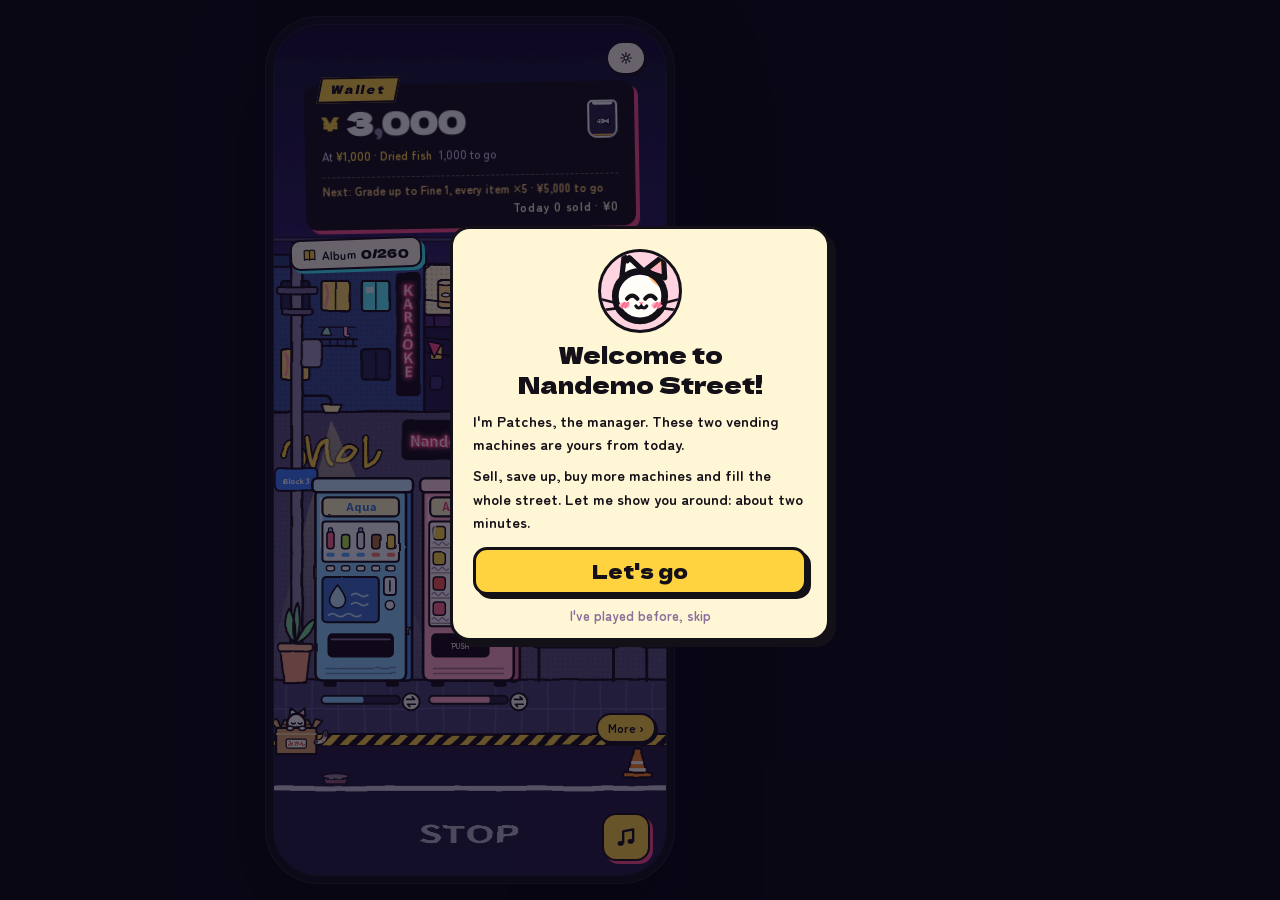
<file: demo/index.html>
<!doctype html>
<html lang="zh-Hans">
<head>
<meta charset="utf-8">
<meta name="viewport" content="width=device-width, initial-scale=1, maximum-scale=1, user-scalable=no, viewport-fit=cover">
<meta name="format-detection" content="telephone=no">
<title>なんでも自販機</title>
<!-- (v0.38.1) every CJK face is inlined by js/fonts.js: Google Fonts' slices did not all arrive on the user's network -->
<style>

:root{
  color-scheme: dark;
  --bg:#07080b; --night:#0a0c11; --panel:#11141a; --edge:#1f232b;
  --line:#3a404a; --detail:#242931; --body:#14171d; --deck:#1a1e25; --recess:#0a0c10;
  --ink:#838b97; --ink-hi:#e3e7ed; --glass:#0d1015;
  --accent:#ffa940; --accent-hi:#ffd08a; --tube:#d8f3ff;
  --neon:#ff4fa3; --cyan:#3fd9ee; --lime:#b6f04a; --violet:#a58cff; --rose:#ff6f91; --amber:#ffb547;
  --ice:#e2ebf5; --red:#ff5a4e; --blue:#5aa9ff; --yellow:#ffd84a; --brown:#b5773f;
  --zink:#17121f;
  --mono:"DM Mono",ui-monospace,"SF Mono",Menlo,Consolas,monospace;
  
  --display:"ND QingKe","ND Dela","PingFang SC","Microsoft YaHei",sans-serif;
  --display-jp:"ND Dela","Hiragino Sans","Yu Gothic",sans-serif;
  
  --num:"ND DelaNum","ND QingKe",sans-serif;   
  --ui:"PingFang SC","Hiragino Sans GB","Microsoft YaHei","ND Sans",system-ui,sans-serif;
}
html{box-sizing:border-box;height:100%;background:var(--bg)}
*,*::before,*::after{box-sizing:inherit}
body{height:100%;margin:0;background:var(--bg);color:var(--ink);font-family:var(--ui);font-size:14px;line-height:1.6}
.shell{min-height:100%;display:grid;grid-template-columns:auto minmax(0,340px);justify-content:center;align-items:center;gap:56px;padding-block:24px;padding-inline:24px}
.device{position:relative;height:min(860px,calc(100dvh - 48px));aspect-ratio:9/19.5;border:1px solid var(--edge);border-radius:46px;overflow:hidden;isolation:isolate;
  box-shadow:0 0 0 7px #0e1015,0 0 0 8px var(--edge),0 40px 90px rgba(0,0,0,.65);
  background:radial-gradient(40% 18% at 18% 16%,rgba(255,79,163,.10),transparent 70%),radial-gradient(36% 16% at 86% 24%,rgba(63,217,238,.09),transparent 70%),radial-gradient(60% 22% at 50% 4%,rgba(255,169,64,.06),transparent 70%),var(--night)}
#stage{position:absolute;inset:0;width:100%;height:100%;display:block;touch-action:none;user-select:none;-webkit-user-select:none;-webkit-touch-callout:none;outline:none}
#cam.dragging{cursor:grabbing}
#rain{position:absolute;inset:0;width:100%;height:100%;pointer-events:none}


.mroot:not(.busy) .heater,.mroot:not(.busy) .flow{animation-play-state:paused}
.vignette{position:absolute;inset:0;pointer-events:none;background:radial-gradient(120% 80% at 50% 45%,transparent 58%,rgba(3,4,7,.72) 100%)}

.topbar{position:absolute;inset:0 0 auto 0;z-index:3;display:flex;align-items:center;justify-content:space-between;gap:8px;padding:16px 14px 8px;pointer-events:none}
.topbar > *{pointer-events:auto}
.chip{font:500 12px/1 var(--mono);color:var(--ink);background:rgba(17,20,26,.82);border:1px solid var(--edge);border-radius:999px;padding:8px 11px;display:inline-flex;align-items:center;gap:7px;cursor:pointer;letter-spacing:.04em;white-space:nowrap;min-height:32px}
.chip:hover{color:var(--ink-hi);border-color:var(--line)}
.chip i{width:1px;height:12px;background:var(--line)}
.chip[aria-pressed="true"] .lit{color:var(--cyan)}
#snd[aria-pressed="false"]{color:var(--line)}
#art{color:var(--ink-hi)}
button:focus-visible{outline:2px solid var(--accent);outline-offset:2px}
.switcher{position:absolute;z-index:3;top:56px;left:0;right:0;display:flex;align-items:center;justify-content:center;gap:10px;padding:6px 14px 18px;background:linear-gradient(var(--night) 40%,transparent);pointer-events:none}
.switcher > *{pointer-events:auto}
.arrow{width:38px;height:38px;border-radius:50%;border:1px solid var(--edge);background:rgba(17,20,26,.85);color:var(--ink-hi);font:400 20px/1 var(--ui);cursor:pointer;display:grid;place-items:center}
.arrow:hover{border-color:var(--line)}
.fig{display:grid;justify-items:center;gap:2px;min-width:170px;white-space:nowrap;line-height:1.2}
.fig small{font:500 10.5px/1 var(--mono);letter-spacing:.14em;color:var(--accent)}
.fig b{font:400 15px/1.2 var(--display-jp);letter-spacing:.06em;color:var(--ink-hi)}
.dots{display:flex;gap:6px;margin-top:3px}
.dots i{width:6px;height:6px;border-radius:50%;background:var(--line);cursor:pointer}
.dots i.on{background:var(--accent);box-shadow:0 0 6px var(--accent)}
.reset{position:absolute;z-index:3;top:112px;right:14px;font:500 12px/1 var(--ui);color:var(--ink-hi);background:rgba(17,20,26,.86);border:1px solid var(--edge);border-radius:999px;padding:9px 13px;cursor:pointer;min-height:34px}
.toast{position:absolute;z-index:4;top:112px;left:50%;transform:translate(-50%,-6px);max-width:calc(100% - 32px);width:max-content;font:500 12.5px/1.45 var(--ui);color:var(--ink-hi);
  background:rgba(17,20,26,.92);border:1px solid var(--edge);border-radius:14px;padding:9px 14px;text-align:center;opacity:0;transition:opacity .35s,transform .35s;pointer-events:none}
.toast.show{opacity:1;transform:translate(-50%,0)}
.bottombar{position:absolute;inset:auto 0 0 0;z-index:3;display:grid;gap:10px;padding:34px 18px 20px;background:linear-gradient(transparent,var(--night) 38%);pointer-events:none;transition:transform .45s cubic-bezier(.2,.8,.2,1),opacity .3s}
.bottombar > *{pointer-events:auto}
.bottombar.away{transform:translateY(110%);opacity:0}
#readout{margin:0;font:500 12px/1.4 var(--mono);color:var(--ink-hi);letter-spacing:.05em;font-variant-numeric:tabular-nums;text-align:center}
.actions{display:grid;grid-template-columns:1fr 1fr;gap:10px}
.act{display:flex;align-items:center;justify-content:center;gap:9px;min-height:50px;border-radius:16px;border:1px solid var(--edge);background:rgba(20,23,30,.92);color:var(--ink-hi);font:500 14px/1 var(--ui);letter-spacing:.06em;cursor:pointer;transition:border-color .25s,background .25s,box-shadow .25s}
.act svg{width:20px;height:20px;flex:none}
.act:hover{border-color:var(--line)}
.act:disabled{opacity:.45;cursor:default}
.act[aria-pressed="true"]{border-color:var(--cyan);background:rgba(63,217,238,.1);box-shadow:0 0 18px rgba(63,217,238,.18) inset}
.act[aria-pressed="true"] svg{color:var(--cyan)}
#hint{margin:0;font-size:12px;line-height:1.5;color:var(--ink);text-align:center;text-wrap:balance}
.dock{position:absolute;inset:auto 0 0 0;z-index:3;display:grid;gap:4px;padding:14px 16px 16px;border-top:1px solid var(--edge);border-radius:26px 26px 0 0;
  background:linear-gradient(rgba(16,19,25,.97),rgba(10,12,17,.99));box-shadow:0 -18px 40px rgba(0,0,0,.45);transform:translateY(0);transition:transform .45s cubic-bezier(.2,.8,.2,1)}
.dock.away{transform:translateY(105%)}

.dock.off{visibility:hidden;pointer-events:none}
.dockbar{display:flex;align-items:center;justify-content:space-between;gap:10px}
#dock-label{font:500 12px/1 var(--mono);color:var(--yellow);letter-spacing:.08em;white-space:nowrap}
.pill{font:500 13px/1 var(--ui);color:var(--ink-hi);background:rgba(28,32,40,.95);border:1px solid var(--edge);border-radius:999px;padding:10px 15px;min-height:38px;cursor:pointer}
.pill:hover{border-color:var(--line)}
#dock-svg{width:100%;height:172px;display:block;touch-action:none;user-select:none;-webkit-user-select:none;cursor:pointer}
#dockhint{margin:0;font-size:11.5px;color:var(--ink);text-align:center}
#fly{position:absolute;inset:0;width:100%;height:100%;z-index:5;pointer-events:none;overflow:visible}

.notes{display:grid;gap:22px;max-width:340px}
.notes h1{margin:0;font:400 30px/1.15 var(--display-jp);color:var(--ink-hi);letter-spacing:.04em;text-wrap:balance}
.notes h1 small{display:block;margin-top:8px;font:500 11px/1 var(--mono);letter-spacing:.18em;text-transform:uppercase;color:var(--accent)}
.notes p{margin:0;color:var(--ink)}
.notes h2{margin:0 0 8px;font:500 11px/1 var(--mono);letter-spacing:.18em;text-transform:uppercase;color:var(--line)}
.notes ul{margin:0;padding:0;list-style:none;display:grid;gap:7px}
.notes li{display:grid;grid-template-columns:14px 1fr;gap:8px;color:var(--ink-hi);font-size:13.5px}
.notes li::before{content:"";width:5px;height:5px;margin-top:9px;border-radius:50%;background:var(--accent);box-shadow:0 0 6px var(--accent)}
.types{display:grid;gap:6px;font-size:13px}
.types div{display:grid;grid-template-columns:44px 1fr;gap:10px;align-items:baseline;color:var(--ink)}
.types b{font:500 11px/1 var(--mono);color:var(--line);letter-spacing:.08em}
.types .now b{color:var(--cyan)} .types .now{color:var(--ink-hi)}
.notes .fine{font:12px/1.6 var(--mono);color:var(--line)}
@media (max-width:899px){.shell{grid-template-columns:minmax(0,1fr);justify-items:center;gap:36px}.notes{max-width:420px;padding-bottom:16px}}
@media (max-width:519px){.shell{height:100%;min-height:0;padding:0;gap:0}.device{height:100%;width:100%;aspect-ratio:auto;border:0;border-radius:0;box-shadow:none}.notes{display:none}}


.stage-l text{font-family:var(--mono)}
.stage-l .sign{font-family:var(--display-jp)}
.face{fill:var(--body);stroke:var(--line);stroke-width:1;vector-effect:non-scaling-stroke;stroke-linejoin:round}
.face.top{fill:var(--deck)}
.recess{fill:var(--recess);stroke:var(--line);stroke-width:1;vector-effect:non-scaling-stroke}
.detail{fill:none;stroke:var(--detail);stroke-width:1;vector-effect:non-scaling-stroke}
.hair{fill:none;stroke:var(--line);stroke-width:1;vector-effect:non-scaling-stroke;stroke-linecap:round;stroke-linejoin:round}
.label{fill:var(--ink)}
.glass{fill:var(--glass);stroke:var(--line);stroke-width:1;vector-effect:non-scaling-stroke;transition:fill .6s,stroke .6s}
.glass.on{fill:#101820;stroke:var(--blue)}
.halo{opacity:0;transition:opacity .7s}.halo.on{opacity:1}
.lamp-light{opacity:0;transition:opacity .25s}.lamp-light.on{opacity:1}
.lit-text{fill:var(--line);transition:fill .5s}.lit-text.on{fill:var(--lc,var(--accent-hi))}
.led{fill:var(--detail);transition:fill .2s}.led.on{fill:var(--accent)}
.soldout{fill:var(--red);opacity:0;transition:opacity .3s}.soldout.on{opacity:1}
.scr{fill:var(--accent-hi)}
.hit{cursor:pointer}
.nohit{pointer-events:none}
.pop{font-family:var(--display);paint-order:stroke;stroke:var(--night);stroke-linejoin:round;pointer-events:none}
.zz{fill:var(--ink);font-size:7px;opacity:0}
.zz.go{animation:zz 2.6s ease-out}
@keyframes zz{0%{opacity:0;transform:translate(0,0)}20%{opacity:.8}100%{opacity:0;transform:translate(6px,-16px)}}
.zz-only{display:none}

.gb{fill:var(--c);stroke:rgba(0,0,0,.55);stroke-width:.6;vector-effect:non-scaling-stroke}
.gbt{fill:var(--c);fill-opacity:.5;stroke:rgba(220,235,255,.6);stroke-width:.6;vector-effect:non-scaling-stroke}
.gl{fill:rgba(255,255,255,.88)} .gs{fill:var(--c)}
.gh{fill:none;stroke:rgba(255,255,255,.65);stroke-width:1;vector-effect:non-scaling-stroke;stroke-linecap:round}
.gc{fill:#c3cad3;stroke:rgba(0,0,0,.45);stroke-width:.6;vector-effect:non-scaling-stroke}
.gr{fill:none;stroke:#8d96a1;stroke-width:.6;vector-effect:non-scaling-stroke} .gt{fill:#99a2ad}
.gcap,.gcap2{fill:var(--cap);stroke:rgba(0,0,0,.4);stroke-width:.6;vector-effect:non-scaling-stroke} .gcap2{stroke:rgba(255,255,255,.5)}
.gcoin{fill:#dfe3e8;stroke:#7d8691;stroke-width:.6;vector-effect:non-scaling-stroke}
.face.gt{fill:var(--c);stroke:rgba(0,0,0,.5)} .face.top.gt{fill:color-mix(in srgb,var(--c) 78%,#fff)}
.face.gw{fill:#e9edf2;stroke:rgba(0,0,0,.45)} .face.top.gw{fill:#fff}

.rail{fill:none;stroke:#252b34;stroke-width:1;vector-effect:non-scaling-stroke;stroke-linejoin:round} .rail.hi{stroke:#3b434e}
.pedal{fill:none;stroke:var(--line);stroke-width:2.2;vector-effect:non-scaling-stroke;stroke-linecap:round;transition:stroke .15s} .pedal.on{stroke:var(--accent);filter:url(#soft)}
.beltmark{stroke:var(--ink);stroke-width:1.3;stroke-dasharray:2.5 3.5;vector-effect:non-scaling-stroke}
.fanblade{fill:#2a313b;stroke:var(--ink);stroke-width:.5;vector-effect:non-scaling-stroke}
.heater{fill:none;stroke:var(--red);stroke-width:1.4;vector-effect:non-scaling-stroke;animation:heat 3.2s ease-in-out infinite}
@keyframes heat{50%{opacity:.4}}
.evap{stroke:rgba(90,169,255,.5)}
.flow{fill:none;stroke-width:1.6;vector-effect:non-scaling-stroke;stroke-dasharray:60 940;animation:flowc 2.6s linear infinite} .flow.cold{stroke:var(--cyan)}
@keyframes flowc{from{stroke-dashoffset:1000}to{stroke-dashoffset:0}}
.insul{fill:none;stroke:rgba(140,190,230,.16);stroke-width:1;vector-effect:non-scaling-stroke}
.track{fill:none;stroke:var(--ink);stroke-width:1;vector-effect:non-scaling-stroke;stroke-linejoin:round}
.trace{fill:none;stroke:#2f5a48;stroke-width:.8;vector-effect:non-scaling-stroke}
.wire2{fill:none;stroke:#29303a;stroke-width:1;vector-effect:non-scaling-stroke;stroke-linejoin:round}
.pulse{fill:none;stroke:var(--accent-hi);stroke-width:2.2;stroke-linecap:round;vector-effect:non-scaling-stroke;stroke-dasharray:70 1200;stroke-dashoffset:70;opacity:0}
.pulse.go{animation:pulse .5s linear} .pulse.hot{stroke:var(--amber)}
@keyframes pulse{0%{stroke-dashoffset:70;opacity:1}90%{opacity:1}100%{stroke-dashoffset:-1000;opacity:0}}
.tubelight{stroke:var(--tube);stroke-width:2;vector-effect:non-scaling-stroke;filter:url(#soft);stroke-linecap:round}
.dglass{fill:rgba(170,205,240,.04);stroke:var(--line);stroke-width:1;vector-effect:non-scaling-stroke;pointer-events:none}
.face.tubeglass,.face.top.tubeglass{fill:rgba(170,210,240,.07);stroke:rgba(170,210,240,.35)}
.face.coin.c10{fill:#a8653a;stroke:#d99a6a}.face.top.coin.c10{fill:#d08a55}
.face.coin.c50,.face.coin.c100{fill:#8f98a4;stroke:#d5dbe2}.face.top.coin.c50,.face.top.coin.c100{fill:#c9d0d8}
.face.coin.c500{fill:#a8893c;stroke:#ecd38a}.face.top.coin.c500{fill:#dcbd62}
.coil{fill:none;stroke-linecap:round;stroke-linejoin:round;vector-effect:non-scaling-stroke} .coil.back{stroke:#4a5260;stroke-width:1} .coil.front{stroke:#c4ccd8;stroke-width:1.3}
.shelfled{stroke:var(--rose);stroke-width:1.6;vector-effect:non-scaling-stroke;filter:url(#soft);stroke-linecap:round}
.liftled{stroke:var(--accent);stroke-width:1.4;vector-effect:non-scaling-stroke;filter:url(#soft)}
.face.cupstack,.face.top.cupstack{fill:#efe9de;stroke:rgba(0,0,0,.4)}
.chute{fill:none;stroke:#3a4250;stroke-width:2;vector-effect:non-scaling-stroke;stroke-linecap:round} .chute.ice{stroke:rgba(120,200,240,.45);stroke-width:3}
.cu-stream{fill:none;stroke-width:2.2;vector-effect:non-scaling-stroke;stroke-dasharray:3 2;opacity:0;stroke-linecap:round} .cu-stream.on{opacity:1;animation:flowc .5s linear infinite}
.cu-swirl{fill:none;stroke-width:1.2;vector-effect:non-scaling-stroke;opacity:0;transition:opacity .2s}
.steam{opacity:0;animation:steam 2.4s ease-out infinite}
@keyframes steam{0%{opacity:0;transform:translate(0,2px)}30%{opacity:.7}100%{opacity:0;transform:translate(0,-8px)}}
.face.cbx{fill:#2a2116;stroke:rgba(214,170,110,.6)} .face.top.cbx,.cbx.top{fill:#1e170e;stroke:rgba(214,170,110,.5);stroke-width:1;vector-effect:non-scaling-stroke}
.face.cart{fill:#1d222b;stroke:rgba(170,190,215,.5)} .face.top.cart,.cart.top{fill:#151920;stroke:rgba(170,190,215,.4);stroke-width:1;vector-effect:non-scaling-stroke}
.face.cr{fill:#221d10;stroke:rgba(255,216,74,.55)} .face.top.cr,.cr.top{fill:#1c180d;stroke:rgba(255,216,74,.45);stroke-width:1;vector-effect:non-scaling-stroke}
.crrib{fill:none;stroke:rgba(255,216,74,.18);stroke-width:1;vector-effect:non-scaling-stroke}
.crhole{fill:#0b0a06;stroke:rgba(255,216,74,.4);stroke-width:1;vector-effect:non-scaling-stroke}
.crcan{cursor:grab}
.dtrace{fill:none;stroke:#1f2a36;stroke-width:1;vector-effect:non-scaling-stroke;stroke-linejoin:round} .dpulse{stroke:var(--cyan)}
.spark{pointer-events:none}

.xedge{fill:none;stroke:var(--cyan);stroke-width:1;vector-effect:non-scaling-stroke;opacity:.55}
.xline{fill:none;stroke:var(--cyan);stroke-width:1;vector-effect:non-scaling-stroke;opacity:.26}
.face.xcat,.face.top.xcat{fill:rgba(63,217,238,.08);stroke:var(--cyan)}
.xcatline{fill:none;stroke:var(--cyan);stroke-width:1;vector-effect:non-scaling-stroke}
.xbone{fill:none;stroke:var(--ice);stroke-width:1.1;vector-effect:non-scaling-stroke;stroke-linecap:round}
.xfish{fill:none;stroke:var(--yellow);stroke-width:.9;vector-effect:non-scaling-stroke}
#scan{pointer-events:none;transition:opacity .5s}
#scan .sl{stroke:var(--cyan);stroke-width:1.6;vector-effect:non-scaling-stroke;filter:url(#glow)}
#scanHandle{pointer-events:all;cursor:ns-resize}

.g-int .face.side,.g-ext .face.side{fill:#111419}
.r3 .face.side{fill:#0d1014} .r3 .face.top{fill:#262b34} .r3 .face.cap{fill:#1c2028}
.r3 .capin{transition:transform .09s ease-out} .r3.down .capin{transform:translate(var(--px),var(--py))}
.face.inwall.side{fill:#0c0e12} .face.inwall.top{fill:#1d2129}
.face.tilecap{fill:#140f0b} .face.readycap{fill:#1a130c} .tiletext{fill:var(--ink-hi)}

.lockglow{fill:var(--accent);animation:lockglow 2.4s ease-in-out 2} @keyframes lockglow{50%{opacity:.3}}
.thandle .face.cap{fill:#2b313b}
.face.hingeb,.face.top.hingeb{fill:#262b33}
.screw{fill:#262b33;stroke:var(--line);stroke-width:.6;vector-effect:non-scaling-stroke}
.louver{fill:#1b1f26;stroke:#2c323c;stroke-width:.6;vector-effect:non-scaling-stroke}
.face.foot,.face.top.foot{fill:#1a1d23} .face.basebox{fill:#0f1115} .face.top.basebox{fill:#14171c}

.mroot[data-m="drink"]{--mb:#2f6bff;--mbs:#1c43b1;--mbt:#86abff}
.mroot[data-m="spiral"]{--mb:#ff4f8b;--mbs:#b62a5d;--mbt:#ff9bbd}
.mroot[data-m="cup"]{--mb:#ff8a24;--mbs:#b55a0a;--mbt:#ffbd76}
.mroot[data-m="ramen"]{--mb:#e8553a;--mbs:#a5301c;--mbt:#ff9a7a}
.mroot[data-m="juice"]{--mb:#ff9a1e;--mbs:#c06a08;--mbt:#ffc870}
.mroot[data-m="auto"]{--mb:#21a99a;--mbs:#137066;--mbt:#7fe0d4}
.mroot[data-m="digital"]{--mb:#8a5cff;--mbs:#5a34c0;--mbt:#c4b0ff}
.mroot[data-m="frozen"]{--mb:#7fcfe8;--mbs:#3a8fb0;--mbt:#d6f4ff}
.mroot[data-m="locker"]{--mb:#d89a52;--mbs:#a0642a;--mbt:#f0c080}
.mroot[data-m="teishoku"]{--mb:#3a5aa8;--mbs:#243a78;--mbt:#8aa4e8}
.mroot[data-m="sushi"]{--mb:#d8453a;--mbs:#9a2a22;--mbt:#ffa89a}
.mroot[data-m="oden"]{--mb:#e8862a;--mbs:#a85a14;--mbt:#ffc88a}
.mroot[data-m="taiyaki"]{--mb:#d8902a;--mbs:#a8302a;--mbt:#ffcf8a}
.mroot[data-m="bakery"]{--mb:#c97c2c;--mbs:#8a3a1a;--mbt:#ffd9a0}
.face.pb-belt{fill:#2a2e36;stroke:var(--line)} .face.top.pb-belt{fill:#33373f} .face.pb-oven{fill:#7a828e;stroke:var(--line)} .face.top.pb-oven{fill:#9aa3ae}
.face.pb-fridge{fill:#1e2a36;stroke:var(--line)} .face.top.pb-fridge{fill:#2a3846}
.device[data-art="zzz"] .face.pb-fridge:not(:where(.nd-neon,.nd-neon *)){fill:#c9d6e2} .device[data-art="zzz"] .face.top.pb-fridge:not(:where(.nd-neon,.nd-neon *)){fill:#dfe8f0} .face.pb-curtain{fill:#aab3bf;stroke:rgba(0,0,0,.4)} .face.pb-blade{fill:#e6ecf2;stroke:rgba(0,0,0,.5)}
.face.pb-pack{fill:#e6eef6;stroke:rgba(0,0,0,.4)} .face.top.pb-pack{fill:#f6fbff}
.pb-ovenglass{fill:#ff9a3a;fill-opacity:.1;stroke:#1a0e08;stroke-width:.8;vector-effect:non-scaling-stroke} .pb-ovenglint{fill:#fff;fill-opacity:.35}
.pb-glass{fill:#ffe8b0;fill-opacity:.14;stroke:rgba(255,220,150,.5);stroke-width:.6;vector-effect:non-scaling-stroke}
.pb-breads path,.pb-queue path,.pb-movers path{vector-effect:non-scaling-stroke}
.pb-glow{animation:pbGlow 1.6s ease-in-out infinite alternate} @keyframes pbGlow{from{fill:#ff7a1a}to{fill:#ffb04a}}
.pb-awnt{fill:#fff;font-family:var(--display-jp)} .pb-panel{fill:#1a120c;stroke:var(--line);stroke-width:1;vector-effect:non-scaling-stroke} .pb-price{fill:#ffd27a}
.pb-board{fill:#2a1410;stroke:var(--line);stroke-width:1;vector-effect:non-scaling-stroke} .pb-boardt{fill:#ffd27a;font-family:var(--display-jp)}
.pb-lcd{fill:#ffb347;font-family:var(--mono);font-weight:500}
.pb-oil{fill:#c8902a;stroke:#5a3a10;stroke-width:.5;vector-effect:non-scaling-stroke} .face.pb-basket{fill:#cfd6de;fill-opacity:.35;stroke:rgba(0,0,0,.45)} .face.top.pb-basket{fill-opacity:.15}
.pb-mesh{fill:none;stroke:#8a93a4;stroke-width:.5;vector-effect:non-scaling-stroke} .pb-meshl{stroke:#8a93a4;stroke-width:.35}
.face.pb-dough{fill:#f0d8a0;stroke:rgba(120,80,20,.5)} .face.top.pb-dough{fill:#f6e4b8}
.pb-knife{fill:#e6ecf2;stroke:rgba(0,0,0,.5);stroke-width:.5;vector-effect:non-scaling-stroke}
.face.pb-fine{stroke:rgba(20,16,24,.6)} .device[data-art="zzz"] .stage-l .face.pb-fine:not(:where(.nd-neon,.nd-neon *)){stroke:rgba(20,16,24,.7);stroke-width:1px}
.device[data-art="zzz"] .pb-panel:not(:where(.nd-neon,.nd-neon *)),.device[data-art="zzz"] .pb-board:not(:where(.nd-neon,.nd-neon *)){fill:#fff4dc;stroke:var(--zink);stroke-width:1.4px} .device[data-art="zzz"] .pb-boardt:not(:where(.nd-neon,.nd-neon *)){fill:var(--zink)}
.mroot[data-m="teppan"]{--mb:#d8352a;--mbs:#1f2a4a;--mbt:#ffd9a0}
.face.tp-belt{fill:#2a2e36;stroke:var(--line)} .face.top.tp-belt{fill:#33373f}
.face.tp-iron{fill:#2a2624;stroke:var(--line)} .face.top.tp-iron{fill:#3a3430} .face.tp-katsu{fill:#8a6a4a;stroke:var(--line)} .face.top.tp-katsu{fill:#a8865e}
.face.tp-negi{fill:#4a8a2a;stroke:var(--line)} .face.top.tp-negi{fill:#6aa84a} .face.tp-bottle{fill:#f4f0e0;stroke:rgba(0,0,0,.4)} .face.top.tp-bottle{fill:#fffdf4}
.tp-lid{fill:#e8f4ff;fill-opacity:.22;stroke:rgba(30,40,60,.55);stroke-width:.5;vector-effect:non-scaling-stroke} .tp-lidtop{fill:#fff;fill-opacity:.18;stroke:rgba(30,40,60,.35);stroke-width:.4;vector-effect:non-scaling-stroke}
.tp-plate path,.tp-boats path,.tp-movers path{vector-effect:non-scaling-stroke}
.tp-flame{opacity:.25} .tp-flame.on{opacity:1;animation:tpFlame .9s ease-in-out infinite alternate} @keyframes tpFlame{from{fill:#3a8aff}to{fill:#7ab8ff}}
.tp-dance{transform-box:fill-box;transform-origin:50% 100%;animation:tpDance 1.4s ease-in-out infinite alternate} @keyframes tpDance{from{transform:skewX(-8deg)}to{transform:skewX(10deg)}}
.tp-noren{fill:#fff;font-family:var(--display-jp)} .tp-lant{fill:#fff;font-family:var(--display-jp)} .tp-panel{fill:#141a2c;stroke:var(--line);stroke-width:1;vector-effect:non-scaling-stroke} .tp-price{fill:#ffd27a}
.tp-board{fill:#1f2a4a;stroke:var(--line);stroke-width:1;vector-effect:non-scaling-stroke} .tp-boardt{fill:#ffd27a;font-family:var(--display-jp)}
.tp-lcd{fill:#ffb347;font-family:var(--mono);font-weight:500}
.device[data-art="zzz"] .g-int .face.tp-iron:not(.zz):not(:where(.nd-neon,.nd-neon *)){fill:#3a3430} .device[data-art="zzz"] .g-int .face.side.tp-iron:not(.zz):not(:where(.nd-neon,.nd-neon *)){fill:#2a2624} .device[data-art="zzz"] .g-int .face.top.tp-iron:not(.zz):not(:where(.nd-neon,.nd-neon *)){fill:#4a423c}
.device[data-art="zzz"] .g-int .face.tp-belt:not(.zz):not(:where(.nd-neon,.nd-neon *)){fill:#3a3e48} .device[data-art="zzz"] .g-int .face.side.tp-belt:not(.zz):not(:where(.nd-neon,.nd-neon *)){fill:#2a2e36} .device[data-art="zzz"] .g-int .face.top.tp-belt:not(.zz):not(:where(.nd-neon,.nd-neon *)){fill:#4a4e58}
.device[data-art="zzz"] .g-int .face.tp-katsu:not(.zz):not(:where(.nd-neon,.nd-neon *)){fill:#a8865e} .device[data-art="zzz"] .g-int .face.side.tp-katsu:not(.zz):not(:where(.nd-neon,.nd-neon *)){fill:#8a6a4a} .device[data-art="zzz"] .g-int .face.top.tp-katsu:not(.zz):not(:where(.nd-neon,.nd-neon *)){fill:#c8a67e}
.device[data-art="zzz"] .g-int .face.tp-negi:not(.zz):not(:where(.nd-neon,.nd-neon *)){fill:#6aa84a} .device[data-art="zzz"] .g-int .face.side.tp-negi:not(.zz):not(:where(.nd-neon,.nd-neon *)){fill:#4a8a2a} .device[data-art="zzz"] .g-int .face.top.tp-negi:not(.zz):not(:where(.nd-neon,.nd-neon *)){fill:#8ac86a}
.device[data-art="zzz"] .tp-panel:not(:where(.nd-neon,.nd-neon *)),.device[data-art="zzz"] .tp-board:not(:where(.nd-neon,.nd-neon *)){fill:#fff4dc;stroke:var(--zink);stroke-width:1.4px} .device[data-art="zzz"] .tp-boardt:not(:where(.nd-neon,.nd-neon *)){fill:var(--zink)}
.pay-c{position:relative}
.pay-body{overflow-x:hidden}
.pay-badges{position:absolute;top:-8px;right:-2px;display:flex;gap:2px}
.pay-badge{display:grid;place-items:center;width:24px;height:24px;border:2px solid var(--dink);border-radius:50%;background:#fff;font-style:normal}
.pay-badge svg{display:block;width:17px;height:17px}
.pay-badge.pick{background:#fff3b8} .pay-badge.swap{background:#ffe0ec}
.pay-free{display:grid;gap:6px;padding:9px 11px;border:2px dashed var(--dink);border-radius:12px;background:#fffbe6}
.pay-free b{font:700 12px/1.2 var(--maru);color:var(--dink)}
.st-sheet .pay-free p{display:grid;grid-template-columns:20px minmax(0,1fr);gap:7px;align-items:center;margin:0;font:700 11px/1.45 var(--maru);color:#5a4630}
.pay-free p svg{display:block;width:20px;height:20px}
.pay-free small{font:500 10.5px/1.4 var(--maru);color:#8d7a9c}
.pay-card{display:grid;gap:6px;padding:10px;border:2px solid var(--dink);border-radius:12px;background:#fff8ec}
.pay-stamps{display:grid;grid-template-columns:repeat(5,minmax(0,1fr));gap:6px;justify-items:center}
.pay-stamps svg{display:block;width:100%;max-width:38px;height:auto}
.st-sheet p.pay-cardt{margin:0;text-align:center;font:500 11px/1.45 var(--maru);color:#6e5a7e}
.pay-body .sh-btn.pay-alt{background:#fff;margin-top:-2px}

.face.ty-steel{fill:#8a93a4;stroke:var(--line)} .face.top.ty-steel{fill:#aab3bf} .face.ty-floor{fill:#1a1d22;stroke:var(--line)} .face.top.ty-floor{fill:#22262c}
.face.ty-carton{fill:#e8d8b8;stroke:var(--line)} .face.top.ty-carton{fill:#f4e8cc} .face.ty-pack{fill:#e6eef6;stroke:rgba(0,0,0,.4)} .face.top.ty-pack{fill:#f6fbff}
.ty-pipe{fill:none;stroke:#aab3bf;stroke-width:1.8;stroke-linejoin:round;vector-effect:non-scaling-stroke}
.ty-iron{fill:#24242a;stroke:rgba(0,0,0,.6);stroke-width:.6;stroke-linejoin:round;vector-effect:non-scaling-stroke}
.ty-moulds path:not(.ty-iron){stroke-width:.5;vector-effect:non-scaling-stroke}
.ty-noren{fill:#fff;font-family:var(--display-jp)} .ty-panel{fill:#16110d;stroke:var(--line);stroke-width:1;vector-effect:non-scaling-stroke} .ty-price{fill:#ffd27a}
.ty-board{fill:#2a1410;stroke:var(--line);stroke-width:1;vector-effect:non-scaling-stroke} .ty-boardt{fill:#ffd27a;font-family:var(--display-jp)}
.ty-lcd{fill:#ffb347;font-family:var(--mono);font-weight:500}
.device[data-art="zzz"] .ty-panel:not(:where(.nd-neon,.nd-neon *)),.device[data-art="zzz"] .ty-board:not(:where(.nd-neon,.nd-neon *)){fill:#fff4dc;stroke:var(--zink);stroke-width:1.4px} .device[data-art="zzz"] .ty-boardt:not(:where(.nd-neon,.nd-neon *)){fill:var(--zink)}
.mroot[data-m="kakigori"]{--mb:#3a8aff;--mbs:#2a6ad9;--mbt:#9ad8ff}

.face.kg-steel{fill:#8a93a4;stroke:var(--line)} .face.top.kg-steel{fill:#aab3bf} .face.kg-floor{fill:#1a1d22;stroke:var(--line)} .face.top.kg-floor{fill:#22262c}
.face.kg-rail{fill:#5a6374;stroke:var(--line)} .face.top.kg-rail{fill:#c9d0da} .face.kg-motor2{fill:#c8a020;stroke:var(--line)} .face.top.kg-motor2{fill:#ffd23f}
.face.kg-freezer{fill:#dfe8f0;stroke:var(--line)} .face.top.kg-freezer{fill:#f2f8fc} .face.kg-carton{fill:#e8eef6;stroke:var(--line)} .face.top.kg-carton{fill:#f8fbff}
.face.kg-valve{fill:#3a404c;stroke:var(--line)} .face.top.kg-valve{fill:#5a6374} .face.kg-pusher{fill:#2a6ad9;stroke:var(--line)} .face.top.kg-pusher{fill:#5a9aff}
.face.kg-iceb2{fill:rgba(190,228,250,.92);stroke:rgba(70,130,190,.8)} .face.top.kg-iceb2{fill:#f0faff}
.kg-ice{fill:rgba(200,234,252,.82);stroke:rgba(70,130,190,.75);stroke-width:.6;stroke-linejoin:round;vector-effect:non-scaling-stroke}
.kg-iceb{fill:rgba(150,200,235,.35);stroke:rgba(70,130,190,.4);stroke-width:.5;vector-effect:non-scaling-stroke}
.kg-icetop{fill:rgba(238,250,255,.95);stroke:rgba(70,130,190,.75);stroke-width:.6;stroke-linejoin:round;vector-effect:non-scaling-stroke}
.kg-snow{fill:#fbfdff;stroke:rgba(120,160,200,.6);stroke-width:.5;vector-effect:non-scaling-stroke}
.kg-frost{fill:rgba(210,236,255,.3);stroke:rgba(170,215,250,.8);stroke-width:.6;stroke-linejoin:round;vector-effect:non-scaling-stroke}
.kg-tube{fill:rgba(220,240,255,.18);stroke:rgba(170,215,250,.7);stroke-width:.6;vector-effect:non-scaling-stroke}
.kg-line{fill:none;stroke-width:1.1;stroke-linejoin:round;opacity:.85;vector-effect:non-scaling-stroke}
.kg-noren{fill:#fff;font-family:var(--display-jp)} .kg-panel{fill:#0e1626;stroke:var(--line);stroke-width:1;vector-effect:non-scaling-stroke} .kg-price{fill:#9ad8ff}
.kg-board{fill:#10203a;stroke:var(--line);stroke-width:1;vector-effect:non-scaling-stroke} .kg-boardt{fill:#bfe6ff;font-family:var(--display-jp)}
.kg-lcd{fill:#7ad8ff;font-family:var(--mono);font-weight:500} .kg-spare{fill:#2a2f38} .kg-spare.on{fill:#9ad8ff}
.device[data-art="zzz"] .kg-panel:not(:where(.nd-neon,.nd-neon *)),.device[data-art="zzz"] .kg-board:not(:where(.nd-neon,.nd-neon *)){fill:#eef8ff;stroke:var(--zink);stroke-width:1.4px} .device[data-art="zzz"] .kg-boardt:not(:where(.nd-neon,.nd-neon *)){fill:var(--zink)}
.mroot[data-m="gacha"]{--mb:#ff5fa2;--mbs:#c8286a;--mbt:#ffb8d8}

.face.gc-steel{fill:#8a93a4;stroke:var(--line)} .face.top.gc-steel{fill:#aab3bf} .face.gc-floor{fill:#1a1d22;stroke:var(--line)} .face.top.gc-floor{fill:#22262c}
.face.gc-carton{fill:#f6e0ea;stroke:var(--line)} .face.top.gc-carton{fill:#fff0f6} .face.gc-shelf{fill:#c8286a;stroke:var(--line)} .face.top.gc-shelf{fill:#ff5fa2}
.face.gc-stop{fill:#c8283a;stroke:var(--line)} .face.top.gc-stop{fill:#ff4f5a}
.gc-glass{fill:rgba(220,238,255,.16);stroke:rgba(180,215,250,.85);stroke-width:.7;vector-effect:non-scaling-stroke}
.gc-ramp{fill:#ffd23f;stroke:rgba(0,0,0,.45);stroke-width:.6;stroke-linejoin:round;vector-effect:non-scaling-stroke} .gc-rail{fill:#e8a820;stroke:rgba(0,0,0,.45);stroke-width:.5;stroke-linejoin:round;vector-effect:non-scaling-stroke}
.gc-tube{fill:none;stroke:rgba(200,225,250,.55);stroke-width:7;stroke-linejoin:round;stroke-linecap:round}
.gc-plac{fill:#fff;font-family:var(--display-jp)} .gc-signt{fill:#fff;font-family:var(--display-jp)} .gc-panel{fill:#1e0e1a;stroke:var(--line);stroke-width:1;vector-effect:non-scaling-stroke} .gc-price{fill:#ffb8d8}
.gc-board{fill:#2a1030;stroke:var(--line);stroke-width:1;vector-effect:non-scaling-stroke} .gc-boardt{fill:#ffd8ea;font-family:var(--display-jp)}
.gc-lcd{fill:#ff8fc0;font-family:var(--mono);font-weight:500} .gc-jam{display:none} .gc-jam.on{display:inline}
.device[data-art="zzz"] .gc-panel:not(:where(.nd-neon,.nd-neon *)),.device[data-art="zzz"] .gc-board:not(:where(.nd-neon,.nd-neon *)){fill:#fff0f6;stroke:var(--zink);stroke-width:1.4px} .device[data-art="zzz"] .gc-boardt:not(:where(.nd-neon,.nd-neon *)){fill:var(--zink)}
.mroot[data-m="kissa"]{--mb:#b8283a;--mbs:#7a3020;--mbt:#f4e6c8}

.face.ks-brass{fill:#a8803a;stroke:var(--line)} .face.top.ks-brass{fill:#d8b060} .face.ks-tapon{fill:#3fd47a;stroke:var(--line)} .face.top.ks-tapon{fill:#7af0a8}
.face.ks-steel{fill:#8a93a4;stroke:var(--line)} .face.top.ks-steel{fill:#aab3bf} .face.ks-tank{fill:#dfe8f0;stroke:var(--line)} .face.top.ks-tank{fill:#f2f8fc}
.face.ks-sack{fill:#c8a878;stroke:var(--line)} .face.top.ks-sack{fill:#dcc090} .face.ks-floor{fill:#1a1d22;stroke:var(--line)} .face.top.ks-floor{fill:#22262c}
.face.ks-belt{fill:#2a2420;stroke:var(--line)} .face.top.ks-belt{fill:#3a3430} .face.ks-wood{fill:#6a3a1e;stroke:var(--line)} .face.top.ks-wood{fill:#8a5230}
.face.ks-grinder{fill:#3a3028;stroke:var(--line)} .face.top.ks-grinder{fill:#5a4a3a}
.ks-glass{fill:rgba(215,235,252,.2);stroke:rgba(150,190,225,.95);stroke-width:.7;vector-effect:non-scaling-stroke}
.ks-name{fill:#f4e6c8;font-family:var(--display-jp)} .ks-card{fill:#5a3418;font-family:var(--display-jp)}
.ks-neon-o{fill:none;stroke:rgba(255,79,139,.35);stroke-width:2.6px;font-family:var(--display-jp)} .ks-neon{fill:#ffd0e2;stroke:#ff4f8b;stroke-width:.5px;font-family:var(--display-jp)}
.ks-panel{fill:#1e100c;stroke:var(--line);stroke-width:1;vector-effect:non-scaling-stroke} .ks-price{fill:#f4e6c8} .ks-lcd{fill:#ffb43a;font-family:var(--mono);font-weight:500}
.device[data-art="zzz"] .ks-panel:not(:where(.nd-neon,.nd-neon *)){fill:#f6ecdc;stroke:var(--zink);stroke-width:1.4px}

.face.od-steel{fill:#8a93a4;stroke:var(--line)} .face.top.od-steel{fill:#aab3bf} .face.od-rail{fill:#aab3bf;stroke:var(--line)} .face.top.od-rail{fill:#dfe5ec} .face.od-hood{fill:#9aa3b0;stroke:var(--line)} .face.top.od-hood{fill:#b8c0cc}
.face.od-floor{fill:#1a1d22;stroke:var(--line)} .face.top.od-floor{fill:#22262c} .face.od-carton{fill:#c8a878;stroke:var(--line)} .face.top.od-carton{fill:#dcc090}
.face.od-tank{fill:#b8c0cc;stroke:var(--line)} .face.top.od-tank{fill:#d0d6de} .face.od-valve{fill:#e8453a;stroke:var(--line)} .face.top.od-valve{fill:#ff6a5a}
.face.od-pack{fill:#e6eef6;stroke:rgba(0,0,0,.4)} .face.top.od-pack{fill:#f6fbff}
.od-div{fill:none;stroke:#c9d0da;stroke-width:1.1;stroke-linecap:round;vector-effect:non-scaling-stroke}
.od-mesh{fill:rgba(200,208,218,.22);stroke:#dfe5ec;stroke-width:.7;vector-effect:non-scaling-stroke}
.od-tube{fill:rgba(220,240,255,.1);stroke:rgba(220,240,255,.7);stroke-width:.6;vector-effect:non-scaling-stroke}
.od-pipe{fill:none;stroke:#aab3bf;stroke-width:1.8;stroke-linejoin:round;vector-effect:non-scaling-stroke}
.od-steam{opacity:0;animation:odsteam 1.6s ease-out forwards} @keyframes odsteam{20%{opacity:.9}100%{opacity:0;transform:translateY(-10px)}}
.od-noren{fill:#fff;font-family:var(--display-jp)} .od-panel{fill:#16110d;stroke:var(--line);stroke-width:1;vector-effect:non-scaling-stroke} .od-price{fill:#ffd27a}
.od-lcd{fill:#ffb347;font-family:var(--mono);font-weight:500}
.device[data-art="zzz"] .od-panel:not(:where(.nd-neon,.nd-neon *)){fill:#fff4dc;stroke:var(--zink);stroke-width:1.4px}
.st-m .tk-steam{opacity:0} .st-m.tic .tk-steam{animation:tksteam 2s ease-out} @keyframes tksteam{30%{opacity:.9}100%{opacity:0;transform:translateY(-8px)}}

.face.su-steel{fill:#8a93a4;stroke:var(--line)} .face.top.su-steel{fill:#aab3bf} .face.su-deck{fill:#3a414c;stroke:var(--line)} .face.top.su-deck{fill:#5c6674}
.su-stripes{fill:none;stroke:#9aa4b2;stroke-width:1.2;stroke-dasharray:2 3;vector-effect:non-scaling-stroke}
.su-skirt{fill:#181b21;stroke:var(--line);stroke-width:.8;vector-effect:non-scaling-stroke} .su-band{fill:#2a2f38;stroke:var(--line);stroke-width:.8;vector-effect:non-scaling-stroke} .su-island{fill:#b8c0cc;stroke:rgba(0,0,0,.4);stroke-width:.6;vector-effect:non-scaling-stroke}
.su-chain{fill:none;stroke:#5a6270;stroke-width:2.2;stroke-dasharray:3.6 3.6;vector-effect:non-scaling-stroke}
.face.su-hopper{fill:#8a94a2;stroke:rgba(0,0,0,.45)} .face.top.su-hopper{fill:#a8b2c0} .face.su-chill{fill:#2a3442;stroke:var(--line)} .face.top.su-chill{fill:#344050} .su-fan{fill:#141a22;stroke:#4a525e;stroke-width:1;vector-effect:non-scaling-stroke}
.face.su-floor{fill:#1a1d22;stroke:var(--line)} .face.top.su-floor{fill:#20242a}
.face.su-cas{fill:rgba(220,236,250,.12);stroke:rgba(220,236,250,.55);stroke-width:.6;vector-effect:non-scaling-stroke} .face.su-slice{fill:var(--sc);stroke:rgba(0,0,0,.3);stroke-width:.4;vector-effect:non-scaling-stroke}
.face.su-stamp{fill:#ffe14a;stroke:#c0392b} .face.su-torch{fill:#3a3f48;stroke:var(--line)} .face.top.su-torch{fill:#4a515c}
.su-rfid{fill:#3fd47a} .su-dome{fill:rgba(205,238,255,.22);stroke:rgba(160,222,255,.95);stroke-width:.7;vector-effect:non-scaling-stroke}

.su-hose{fill:none;stroke:#1e2228;stroke-width:1.6;stroke-linecap:round;stroke-linejoin:round;vector-effect:non-scaling-stroke}
.su-tube{fill:rgba(220,240,255,.1);stroke:rgba(220,240,255,.75);stroke-width:.6;vector-effect:non-scaling-stroke}
.face.su-shut{fill:#f4f2ec;stroke:var(--line)} .face.top.su-shut{fill:#fff} .face.su-shutb{fill:#2a6ad9;stroke:var(--line)} .face.top.su-shutb{fill:#3a7ae9}
.face.su-expsign{fill:#c83a2a;stroke:var(--line)} .face.top.su-expsign{fill:#e8453a}
.face.su-pack{fill:#e6eef6;stroke:rgba(0,0,0,.4)} .face.top.su-pack{fill:#f6fbff}
.su-half{fill:#c0392b;font-family:var(--display-jp);font-weight:700}
.su-noren{fill:#fff;font-family:var(--display-jp)} .su-panel{fill:#16110d;stroke:var(--line);stroke-width:1;vector-effect:non-scaling-stroke} .su-price{fill:#ffd27a}
.su-count{fill:#3fd47a;font-family:var(--num)} .su-lcd{fill:#ffb347;font-family:var(--mono);font-weight:500}
.device[data-art="zzz"] .su-panel:not(:where(.nd-neon,.nd-neon *)){fill:#fff4dc;stroke:var(--zink);stroke-width:1.4px}

.su-board,.od-board,.ob-board{fill:#2a1410;stroke:var(--line);stroke-width:1;vector-effect:non-scaling-stroke} .su-boardt,.od-boardt,.ob-boardt{fill:#ffd27a;font-family:var(--display-jp)}
.su-counter{fill:#c8a070;stroke:var(--line);stroke-width:.8;vector-effect:non-scaling-stroke}
.device[data-art="zzz"] .su-board:not(:where(.nd-neon,.nd-neon *)),.device[data-art="zzz"] .od-board:not(:where(.nd-neon,.nd-neon *)),.device[data-art="zzz"] .ob-board:not(:where(.nd-neon,.nd-neon *)){fill:#fff4dc;stroke:var(--zink);stroke-width:1.4px} .device[data-art="zzz"] .su-boardt:not(:where(.nd-neon,.nd-neon *)),.device[data-art="zzz"] .od-boardt:not(:where(.nd-neon,.nd-neon *)),.device[data-art="zzz"] .ob-boardt:not(:where(.nd-neon,.nd-neon *)){fill:var(--zink)}
.al-unlock{margin:0;font:500 12px/1.5 var(--maru);color:#4a3a58}
.st-m .tk-belt{animation:none} .st-m.tic .tk-belt{animation:tkbelt 2s ease-in-out} @keyframes tkbelt{50%{transform:translateX(5px)}}

.face.ob-tray{fill:#7a2a1a;stroke:rgba(0,0,0,.5)} .face.top.ob-tray{fill:#9a3a22} .face.ob-tray.dirty{fill:#4a2a22} .face.top.ob-tray.dirty{fill:#5a3a30}
.face.ob-tofu{fill:#f2eee2;stroke:rgba(0,0,0,.4)} .face.top.ob-tofu{fill:#fffdf6} .face.ob-egg{fill:#f2c43a;stroke:rgba(0,0,0,.4)} .face.top.ob-egg{fill:#ffe07a}
.face.ob-katsu{fill:#c8862a;stroke:rgba(0,0,0,.45)} .face.top.ob-katsu{fill:#e8a84a} .face.ob-jubako{fill:#1a1414;stroke:rgba(0,0,0,.6)} .face.top.ob-jubako{fill:#a8261a}
.face.ob-dish{fill:#e6e2d6;stroke:rgba(0,0,0,.4)} .face.top.ob-dish{fill:#f6f2ea} .face.ob-pan{fill:#b8c0cc;stroke:rgba(0,0,0,.45)} .face.top.ob-pan{fill:#dfe5ec}
.face.ob-belt{fill:#22262d;stroke:var(--line)} .face.top.ob-belt{fill:#2c313a} .face.ob-beltbody{fill:#181b21;stroke:var(--line)} .face.top.ob-beltbody{fill:#1e2229}
.ob-stripes{fill:none;stroke:#3a404c;stroke-width:1.2;stroke-dasharray:2 3;vector-effect:non-scaling-stroke}
.face.ob-floor{fill:#1a1d22;stroke:var(--line)} .face.top.ob-floor{fill:#20242a} .face.ob-shelf{fill:#4a525e;stroke:var(--line)} .face.top.ob-shelf{fill:#5a6270}
.ob-warm{fill:rgba(255,138,74,.08);stroke:none} .ob-glass{fill:none;stroke:rgba(255,170,120,.5);stroke-width:1;vector-effect:non-scaling-stroke}
.face.ob-fridge{fill:#2a3442;stroke:var(--line)} .face.top.ob-fridge{fill:#344050} .ob-fridgewin{fill:rgba(170,220,255,.18);stroke:rgba(170,220,255,.5);stroke-width:.6;vector-effect:non-scaling-stroke}
.face.ob-fryer{fill:#3a3f48;stroke:var(--line)} .face.top.ob-fryer{fill:#4a515c} .ob-bubble{fill:#fff4c8;stroke:#c8901a;stroke-width:.4;opacity:0;animation:obbub .45s ease-out infinite} @keyframes obbub{0%{opacity:1;transform:translateY(0)}100%{opacity:0;transform:translateY(-4px)}}
.face.ob-armbase,.face.ob-grip{fill:#3a4250;stroke:var(--line)} .face.top.ob-armbase,.face.top.ob-grip{fill:#4a5260}
.face.ob-rail{fill:#5a6270;stroke:var(--line)} .face.top.ob-rail{fill:#8a93a4} .face.ob-printer{fill:#e6e8ee;stroke:rgba(0,0,0,.4)} .face.top.ob-printer{fill:#f6f8fc}
.ob-pled{fill:#3fd47a}
.face.ob-wash{fill:#2a3038;stroke:var(--line)} .face.top.ob-wash{fill:#343b45} .face.ob-wash.new{fill:#3a4a5a} .ob-washwin{fill:#0e1a26;stroke:var(--line);stroke-width:.8;vector-effect:non-scaling-stroke}
.ob-washled{fill:#24302a} .ob-washled.on{fill:#3fa8ff} .ob-water{fill:none;stroke:#7ac0ff;stroke-width:.8;stroke-dasharray:1.2 1;vector-effect:non-scaling-stroke}
.ob-cookled{fill:#ff8a4a}
.ob-noren{fill:#fff;font-family:var(--display-jp)} .ob-panel{fill:#16110d;stroke:var(--line);stroke-width:1;vector-effect:non-scaling-stroke} .ob-price{fill:#ffd27a}
.ob-sets{fill:#3fd47a;font-family:var(--num)} .ob-sets.out{fill:#ff5a4e} .ob-lcd{fill:#ffb347;font-family:var(--mono);font-weight:500}
.device[data-art="zzz"] .ob-panel:not(:where(.nd-neon,.nd-neon *)){fill:#fff4dc;stroke:var(--zink);stroke-width:1.4px}

.mroot[data-m="locker"] .face.mshell{fill:#2a2018} .mroot[data-m="locker"] .face.side.mshell{fill:#211910} .mroot[data-m="locker"] .face.top.mshell{fill:#33281e}
.lk-grain{stroke:rgba(242,184,74,.12);stroke-width:.8;vector-effect:non-scaling-stroke}
.face.lk-door{fill:#3a2c1e;stroke:#8a6a42;stroke-width:1} .face.lk-doorin{fill:#2a2016;stroke:#6a5236;stroke-width:1}
.lk-glass{fill:rgba(220,236,250,.07);stroke:rgba(220,236,250,.45);stroke-width:.6;vector-effect:non-scaling-stroke} .lk-glass.cold{fill:rgba(150,210,255,.14);stroke:#7ac0ff}
.lk-price{fill:#8a2a1a;font-family:var(--yusei-jp)} .face.lk-knobc{fill:#c8a060;stroke:#3a3028}
.lk-dled{fill:#24302a} .lk-dled.on,.lk-led.on{fill:#3fa8ff} .lk-led{fill:#24302a}
.lk-sign{fill:#f2dcb0;stroke:#5a3a1a;stroke-width:1;vector-effect:non-scaling-stroke} .lk-brush{fill:#5a2a10;font-family:var(--yusei-jp)} .lk-brush.small{fill:#6a3a1a}
.lk-bulb{fill:#ffd27a;stroke:#8a6a3a;stroke-width:.6;vector-effect:non-scaling-stroke}
.face.lk-awning{fill:#4a3424;stroke:var(--line)} .face.top.lk-awning{fill:#5a4030}
.face.lk-base{fill:#1a1510;stroke:var(--line)} .face.top.lk-base{fill:#201a14}
.face.lk-board{fill:#3a2c1e;stroke:var(--line)} .face.top.lk-board{fill:#4a3826}
.lk-backw{fill:#1e1812;stroke:var(--line);stroke-width:1;vector-effect:non-scaling-stroke} .lk-backw.cold{fill:#14202c}
.lk-wall{fill:#251d15;stroke:var(--line);stroke-width:1;vector-effect:non-scaling-stroke} .lk-wall.cold{fill:#18242e}
.face.lk-latch,.face.lk-cup{fill:#6a7484;stroke:var(--line)} .face.top.lk-cup{fill:#2a2f3a} .lk-chute{fill:none;stroke:#8a93a4;stroke-width:1.2;vector-effect:non-scaling-stroke}
.face.lk-lock{fill:#2a3442;stroke:var(--line)} .face.top.lk-lock{fill:#344050}
.face.lk-cash{fill:#3a5a3a;stroke:var(--line)} .face.top.lk-cash{fill:#4a6a4a} .face.lk-bag{fill:#c8a070;stroke:rgba(0,0,0,.4)} .face.top.lk-bag{fill:#d8b484}
.lk-cu{fill:none;stroke:#c87a3a;stroke-width:1.6;vector-effect:non-scaling-stroke;stroke-linejoin:round}
.face.lk-tray{fill:#c8a070;stroke:rgba(0,0,0,.45)} .face.top.lk-tray{fill:#e6c896} .face.lk-tray.dark{fill:#2a2620} .face.top.lk-tray.dark{fill:#3a342c}
.face.lk-carton{fill:#cfc4b0;stroke:rgba(0,0,0,.45)} .face.top.lk-carton{fill:#ded4c2} .face.lk-pack{fill:rgba(235,245,255,.3);stroke:rgba(235,245,255,.7)} .face.top.lk-pack{fill:rgba(235,245,255,.18)}
.face.lk-box{fill:#f2e6c8;stroke:rgba(0,0,0,.45)} .face.top.lk-box{fill:#fff4dc} .face.lk-basket{fill:#c8a060;stroke:rgba(0,0,0,.5)} .face.top.lk-basket{fill:#7a5a32}
.device[data-art="zzz"] .face.lk-door:not(:where(.nd-neon,.nd-neon *)){fill:#fff4dc;stroke:var(--zink);stroke-width:1.4px} .device[data-art="zzz"] .lk-glass:not(:where(.nd-neon,.nd-neon *)){fill:rgba(170,225,255,.22);stroke:var(--zink)} .device[data-art="zzz"] .lk-sign:not(:where(.nd-neon,.nd-neon *)){stroke:var(--zink);stroke-width:1.6px}

#tags .tagb{opacity:0;transform:translateY(2px) scale(.55);transform-box:fill-box;transform-origin:50% 100%;transition:opacity .16s ease-out,transform .32s cubic-bezier(.2,1.7,.4,1)}
#tags .tagb.on{opacity:1;transform:none} #tags.still .tagb{transition:none}
#tags .tb,#tags .tt{fill:rgba(12,14,20,.92);stroke:var(--tc);stroke-width:1;vector-effect:non-scaling-stroke;stroke-linejoin:round}
#tags .tl{fill:none;stroke:var(--tc);stroke-width:.8;stroke-dasharray:1.6 1;vector-effect:non-scaling-stroke} #tags .td{fill:var(--tc)} #tags .ts{display:none}
#tags .tdot{stroke:rgba(255,255,255,.65);stroke-width:.6;vector-effect:non-scaling-stroke}
#tags .tn{fill:#f4f6fb;font-family:var(--maru-jp);font-weight:700} #tags .tc{fill:var(--tc);font-family:var(--num)}
#tags .tagb.out .tb,#tags .tagb.out .tt{stroke:#5a6270} #tags .tagb.out .tn{fill:#8a93a4} #tags .tagb.out .tc{fill:#ff6a6a;font-family:var(--maru-jp);font-weight:700}
.device[data-art="zzz"] #tags .tb:not(:where(.nd-neon,.nd-neon *)),.device[data-art="zzz"] #tags .tt:not(:where(.nd-neon,.nd-neon *)){fill:#fff;stroke:#141018;stroke-width:1.3px}
.device[data-art="zzz"] #tags .ts:not(:where(.nd-neon,.nd-neon *)){display:inline;fill:#141018} .device[data-art="zzz"] #tags .tn:not(:where(.nd-neon,.nd-neon *)){fill:#141018} .device[data-art="zzz"] #tags .tc:not(:where(.nd-neon,.nd-neon *)){fill:#ff4f8b}
.device[data-art="zzz"] #tags .tl:not(:where(.nd-neon,.nd-neon *)){stroke:#141018} .device[data-art="zzz"] #tags .td:not(:where(.nd-neon,.nd-neon *)){fill:#141018} .device[data-art="zzz"] #tags .tdot:not(:where(.nd-neon,.nd-neon *)){stroke:#141018}
.device[data-art="zzz"] #tags .tagb:not(:where(.nd-neon,.nd-neon *)){rotate:-1.5deg} .device[data-art="zzz"] #tags .tagb.tilt:not(:where(.nd-neon,.nd-neon *)){rotate:1.8deg} .device[data-art="zzz"] #tags .tagb.out .tb:not(:where(.nd-neon,.nd-neon *)){fill:#e6e2ea}

.face.fz-pack{fill:var(--d);stroke:rgba(0,0,0,.45)} .face.top.fz-pack{fill:color-mix(in srgb,var(--d) 70%,#fff)} .face.side.fz-pack{fill:color-mix(in srgb,var(--d) 75%,#000)}
.face.fz-tray{fill:#2a2f3a;stroke:rgba(0,0,0,.5)} .face.top.fz-tray{fill:#3a404c}
.fz-liner{fill:#16222e;stroke:var(--line);stroke-width:1;vector-effect:non-scaling-stroke} .fz-liner.side{fill:#121c26}
.face.fz-floor{fill:#1a2632;stroke:var(--line)} .face.top.fz-floor{fill:#1e2c3a}
.face.fz-evap{fill:#2a3a4a;stroke:var(--line)} .face.top.fz-evap{fill:#33475a} .fz-fin{stroke:#5a7088;stroke-width:.8;vector-effect:non-scaling-stroke}
.face.fz-shelf{fill:#2a3442;stroke:var(--line)} .face.top.fz-shelf{fill:#344050} .fz-strip{fill:#1a3a50}
.face.fz-pan{fill:#22303c;stroke:var(--line)} .face.top.fz-pan{fill:#2a4a60} .face.fz-bin{fill:#1e2228;stroke:var(--line)} .face.top.fz-bin{fill:#14171c}
.face.fz-lift{fill:#4a5260;stroke:var(--line)} .face.top.fz-lift{fill:#6a7484}
.fz-cu{fill:none;stroke:#c87a3a;stroke-width:1.6;vector-effect:non-scaling-stroke;stroke-linejoin:round}
.fz-heater{fill:none;stroke:#4a2a24;stroke-width:1;vector-effect:non-scaling-stroke;transition:stroke .4s} .fz-heater.on{stroke:#ff5a2a;stroke-width:1.6}
.fz-fr{fill:#1e2a36} .fz-fr.on{fill:#eaf6ff}
.fz-photo{fill:#f4fbff;stroke:var(--line);stroke-width:.6;vector-effect:non-scaling-stroke} .fz-btn{fill:#2a6ad9;stroke:#9ae8ff;stroke-width:.8;vector-effect:non-scaling-stroke}
.fz-fog{fill:#eaf6ff;opacity:0;transform-box:fill-box;transform-origin:center;animation:fzfog 1.4s ease-out forwards} @keyframes fzfog{0%{opacity:.7;transform:scale(.4)}100%{opacity:0;transform:scale(2.4)}}

.face.pk-box{fill:#f2f2f6;stroke:rgba(0,0,0,.45)} .face.top.pk-box{fill:#fff} .face.side.pk-box{fill:#d6d8e0}
.face.pk-white{fill:#f4f4f8;stroke:rgba(0,0,0,.45)} .face.top.pk-white{fill:#fff} .face.side.pk-white{fill:#d8dae2}
.face.pk-metal{fill:#b8c0cc;stroke:rgba(0,0,0,.45)} .face.top.pk-metal{fill:#dfe5ec}
.face.pk-dark{fill:#2a2f3a;stroke:rgba(0,0,0,.6)} .face.top.pk-dark{fill:#3a404c}
.face.pk-pcb{fill:#2f8a3a;stroke:rgba(0,0,0,.5)} .face.top.pk-pcb{fill:#3aa04a}
.face.pk-chip{fill:#141018;stroke:rgba(255,255,255,.2)} .face.top.pk-chip{fill:#22262d}
.face.pk-c{fill:var(--c);stroke:rgba(0,0,0,.45)} .face.top.pk-c{fill:color-mix(in srgb,var(--c) 75%,#fff)}
.face.pk-myst{fill:var(--c);stroke:#fff} .face.top.pk-myst{fill:color-mix(in srgb,var(--c) 60%,#fff)}
.face.pk-pc{fill:#1e2229;stroke:var(--line)} .face.top.pk-pc{fill:#262b33}
.face.pk-car,.face.pk-head{fill:#3a3f4a;stroke:var(--line)} .face.top.pk-car,.face.top.pk-head{fill:#4a515c}
.pk-belt{fill:none;stroke:#141018;stroke-width:1.4;vector-effect:non-scaling-stroke}
.pk-chain{fill:none;stroke:#5a6270;stroke-width:3;stroke-dasharray:1.6 .8;vector-effect:non-scaling-stroke}
.pk-strip{fill:#1a3a44} .face.pk-tray{fill:#1a1d23;stroke:var(--line)} .face.top.pk-tray{fill:#22262d}
.pk-led{fill:#24302a} .pk-led.on{fill:#3fd47a} .pk-hdd{fill:#3a2a14} .pk-hdd.on{fill:#ffb020} .pk-hdd.blink{animation:pkblink .5s steps(2) infinite} @keyframes pkblink{50%{fill:#ffb020}}
.pk-screen{fill:#0a0f1a;stroke:var(--line);stroke-width:1;vector-effect:non-scaling-stroke}
.pk-tilebg{fill:#141c2e;stroke:rgba(63,244,255,.35);stroke-width:.6;vector-effect:non-scaling-stroke} .pk-tname{fill:#e6f4ff} .pk-price{fill:#3ff4ff;font-family:var(--num)}
.pk-boottext{fill:#3ff4ff;font-family:var(--mono)} .pk-boottext.err{fill:#ff4a3a}
.device[data-art="zzz"] .pk-screen:not(:where(.nd-neon,.nd-neon *)){fill:#141018;stroke:var(--zink);stroke-width:1.4px}

.face.au-foil{fill:#aeb6c2;stroke:rgba(0,0,0,.45)} .face.top.au-foil{fill:#e2e7ee} .face.side.au-foil{fill:#8f98a6}
.face.au-foil.hot{fill:#b9a090} .face.top.au-foil.hot{fill:#ecd6c0} .face.side.au-foil.hot{fill:#9a8070}
.au-crease{fill:none;stroke:rgba(0,0,0,.25);stroke-width:.5;vector-effect:non-scaling-stroke}
.face.au-bbox{fill:#fff4dc;stroke:rgba(0,0,0,.45)} .face.top.au-bbox{fill:#fffaf0} .face.side.au-bbox{fill:#e6d9bc}
.face.au-tray{fill:#d9d2c2;stroke:rgba(0,0,0,.4)} .face.top.au-tray{fill:#f2ede2}
.face.au-plate{fill:#2a2622;stroke:var(--line)} .face.top.au-plate{fill:#3a3430}
.face.au-press{fill:#3a3f48;stroke:var(--line)} .face.top.au-press{fill:#4a515c}
.au-coil{fill:none;stroke:#5a2a20;stroke-width:1;vector-effect:non-scaling-stroke;transition:stroke .3s} .au-coil.on{stroke:#ff5a2a;stroke-width:1.5}
.au-light{fill:#ffcf6a;opacity:.07;transition:opacity .25s} .au-light.on{opacity:.38}
.au-ovenw{fill:#1e2229;stroke:rgba(255,176,58,.45);stroke-width:1;vector-effect:non-scaling-stroke} .au-ovenw.side{fill:#181b21}
.face.au-ovenf{fill:#2a2e36;stroke:rgba(255,176,58,.45)} .face.top.au-ovenf{fill:#30353e}
.au-glass{fill:none;stroke:rgba(170,210,240,.45);stroke-width:1;vector-effect:non-scaling-stroke} .au-glass.oven{stroke:rgba(255,176,58,.6)} .au-glass.warm{stroke:rgba(255,220,180,.5)}
.au-plate-g{fill:rgba(220,240,255,.14);stroke:rgba(220,240,255,.5);stroke-width:.8;vector-effect:non-scaling-stroke}
.au-blade{fill:#d6dde6;stroke:var(--line);stroke-width:.6;vector-effect:non-scaling-stroke}
.au-stream{fill:none;stroke:#b5651d;stroke-width:2.6;vector-effect:non-scaling-stroke;stroke-dasharray:3 2;stroke-linecap:round;opacity:0} .au-stream.on{opacity:1;animation:rastream .35s linear infinite}
.au-pilot{fill:#3a1a14;transition:fill .2s} .au-pilot.on{fill:#ff4a2a}
.face.au-chill{fill:#162430;stroke:var(--line)} .face.top.au-chill{fill:#1c2e3c} .au-frost{stroke:rgba(170,220,255,.3);stroke-width:.8;vector-effect:non-scaling-stroke}
.face.au-tank{fill:#2a3038;stroke:var(--line)} .face.top.au-tank{fill:#353c46} .face.au-bin{fill:#1e2228;stroke:var(--line)} .face.top.au-bin{fill:#14171c}
.au-hv{fill:none;stroke:#b0503a;stroke-width:2;vector-effect:non-scaling-stroke;stroke-linecap:round;stroke-linejoin:round}
.au-panel{fill:#16110d;stroke:var(--line);stroke-width:1;vector-effect:non-scaling-stroke} .au-soon{fill:#3a342c}
.device[data-art="zzz"] .au-panel:not(:where(.nd-neon,.nd-neon *)){fill:#fff4dc;stroke:var(--zink);stroke-width:1.4px} .device[data-art="zzz"] .au-soon:not(:where(.nd-neon,.nd-neon *)){fill:#b8ad9a}

.ju-stream{fill:none;stroke:#ffb347;stroke-width:2.2;vector-effect:non-scaling-stroke;stroke-dasharray:3 2;stroke-linecap:round;opacity:0}
.ju-stream.on{opacity:1;animation:rastream .35s linear infinite}
.ju-blade{fill:#c9d0da;stroke:var(--line);stroke-width:.8;vector-effect:non-scaling-stroke;opacity:.75;transition:fill .12s} .ju-blade.on{fill:#fff;opacity:1}
.face.ju-bin{fill:rgba(60,66,78,.35);stroke:rgba(200,210,225,.35)} .face.top.ju-bin{fill:none}
.face.ju-peelfill{fill:#a8561a;stroke:rgba(0,0,0,.4)} .face.top.ju-peelfill{fill:#d07a2a}
.face.ju-plate{fill:#4a525e;stroke:rgba(200,210,225,.5)} .face.top.ju-plate{fill:#6a7484}
.ju-fall{animation:jufall .42s cubic-bezier(.55,0,1,.45) backwards} @keyframes jufall{from{transform:translateY(-34px);opacity:.2}}
.ju-lcd{fill:#7dffb0;font-family:var(--mono);font-weight:500}
.device[data-art="zzz"] .ju-lcd:not(:where(.nd-neon,.nd-neon *)){fill:#b8f05a}

.ra-stream{fill:none;stroke:rgba(210,235,255,.9);stroke-width:2;vector-effect:non-scaling-stroke;stroke-dasharray:3 2;stroke-linecap:round;opacity:0}
.ra-stream.dashi{stroke:#d08a4a} .ra-stream.on{opacity:1;animation:rastream .35s linear infinite} @keyframes rastream{to{stroke-dashoffset:-10}}
.ra-nixie{fill:#3a1a10;font-family:var(--mono);font-weight:500} .ra-nixie.on{fill:#ffb347;paint-order:stroke;stroke:rgba(255,120,40,.45);stroke-width:2.4px}
.device[data-art="zzz"] .ra-nixie.on:not(:where(.nd-neon,.nd-neon *)){fill:#ffd23f;stroke:var(--zink);stroke-width:1.4px}
.ra-heater.ra-boost{stroke:#ffb347;stroke-width:2.2;animation-duration:.9s}
.face.ra-basin{fill:#121519}

@property --tint{syntax:"<color>";inherits:false;initial-value:#2f6bff}
.device{--tint:#2f6bff;transition:--tint .9s ease}
.device[data-art="zzz"]{--night:#1c1330;--line:#17121f;
  background:radial-gradient(70% 38% at 50% 40%,color-mix(in srgb,var(--tint) 44%,transparent),transparent 72%),radial-gradient(70% 30% at 50% 100%,color-mix(in srgb,var(--tint) 30%,transparent),transparent 70%),
    radial-gradient(40% 22% at 12% 18%,rgba(255,61,154,.16),transparent 70%),radial-gradient(circle at 1.5px 1.5px,rgba(255,255,255,.07) 1px,transparent 1.6px) 0 0/7px 7px,
    linear-gradient(color-mix(in srgb,var(--tint) 28%,#1c1030),#160f2a 58%,#0f0a1e)}
.device[data-art="zzz"] .vignette:not(:where(.nd-neon,.nd-neon *)){background:radial-gradient(120% 80% at 50% 45%,transparent 62%,rgba(18,10,34,.6) 100%)}
.device[data-art="zzz"] .zz-only:not(:where(.nd-neon,.nd-neon *)){display:inline}
.device[data-art="zzz"] .iso-only:not(:where(.nd-neon,.nd-neon *)){display:none}
.device[data-art="zzz"] .stage-l .face:not(:where(.nd-neon,.nd-neon *)),.device[data-art="zzz"] .stage-l .recess:not(:where(.nd-neon,.nd-neon *)),.device[data-art="zzz"] .stage-l .glass:not(:where(.nd-neon,.nd-neon *)){stroke:var(--zink);stroke-width:1.6px}
.device[data-art="zzz"] .g-ext .mshell:not(:where(.nd-neon,.nd-neon *)){fill:var(--mb)} .device[data-art="zzz"] .g-ext .face.side.mshell:not(:where(.nd-neon,.nd-neon *)){fill:var(--mbs)} .device[data-art="zzz"] .g-ext .face.top.mshell:not(:where(.nd-neon,.nd-neon *)){fill:var(--mbt)}
.device[data-art="zzz"] .g-ext .face:not(.mshell):not(:where(.nd-neon,.nd-neon *)){fill:#f6f1e7} .device[data-art="zzz"] .g-ext .face.side:not(.mshell):not(:where(.nd-neon,.nd-neon *)){fill:#c9c2b4} .device[data-art="zzz"] .g-ext .face.top:not(.mshell):not(:where(.nd-neon,.nd-neon *)){fill:#fffaf0}
.device[data-art="zzz"] .door-in .face:not(:where(.nd-neon,.nd-neon *)){fill:#3a3150!important}
.device[data-art="zzz"] .recess:not(:where(.nd-neon,.nd-neon *)){fill:#261d38}
.device[data-art="zzz"] .glass:not(:where(.nd-neon,.nd-neon *)),.device[data-art="zzz"] .glass.on:not(:where(.nd-neon,.nd-neon *)){fill:#1f3157}
.device[data-art="zzz"] .dglass:not(:where(.nd-neon,.nd-neon *)){fill:rgba(170,225,255,.14);stroke:var(--zink);stroke-width:1.6px}
.device[data-art="zzz"] .label:not(:where(.nd-neon,.nd-neon *)){fill:var(--zink);paint-order:stroke;stroke:#fff8ec;stroke-width:1.2px;stroke-linejoin:round}
.device[data-art="zzz"] .lit-text.on:not(:where(.nd-neon,.nd-neon *)){fill:#fff;stroke:var(--zink);stroke-width:2.4px;paint-order:stroke;filter:none}
.device[data-art="zzz"] .detail:not(:where(.nd-neon,.nd-neon *)){stroke:rgba(23,18,31,.5)} .device[data-art="zzz"] .hair:not(:where(.nd-neon,.nd-neon *)){stroke:var(--zink);stroke-width:1.3px}
.device[data-art="zzz"] .g-int .face:not(:where(.nd-neon,.nd-neon *)){fill:#dfe3ea} .device[data-art="zzz"] .g-int .face.side:not(:where(.nd-neon,.nd-neon *)){fill:#a5adbd} .device[data-art="zzz"] .g-int .face.top:not(:where(.nd-neon,.nd-neon *)){fill:#f6f8fb}
.device[data-art="zzz"] [fill="#0a0c11"]:not(:where(.nd-neon,.nd-neon *)){fill:#2e2552} .device[data-art="zzz"] [fill="#0d1016"]:not(:where(.nd-neon,.nd-neon *)){fill:#3b3068} .device[data-art="zzz"] [fill="#0b0d12"]:not(:where(.nd-neon,.nd-neon *)){fill:#251e44}
.device[data-art="zzz"] .rail:not(:where(.nd-neon,.nd-neon *)){stroke:#7d849a;stroke-width:1.2px} .device[data-art="zzz"] .rail.hi:not(:where(.nd-neon,.nd-neon *)){stroke:#c2c8d6}
.device[data-art="zzz"] .wire2:not(:where(.nd-neon,.nd-neon *)){stroke:#4b3d70;stroke-width:1.5px} .device[data-art="zzz"] .pulse:not(:where(.nd-neon,.nd-neon *)){stroke:#ffe14a;stroke-width:3px}
.device[data-art="zzz"] .coil.back:not(:where(.nd-neon,.nd-neon *)){stroke:#8a90a2;stroke-width:1.3px} .device[data-art="zzz"] .coil.front:not(:where(.nd-neon,.nd-neon *)){stroke:#ffffff;stroke-width:1.8px}
.device[data-art="zzz"] .gb:not(:where(.nd-neon,.nd-neon *)),.device[data-art="zzz"] .gbt:not(:where(.nd-neon,.nd-neon *)),.device[data-art="zzz"] .gc:not(:where(.nd-neon,.nd-neon *)),.device[data-art="zzz"] .gcap:not(:where(.nd-neon,.nd-neon *)){stroke:var(--zink);stroke-width:1.1px}
.device[data-art="zzz"] .halo.on:not(:where(.nd-neon,.nd-neon *)){opacity:.4}
.device[data-art="zzz"] .shelfled:not(:where(.nd-neon,.nd-neon *)){stroke:#ffe14a} .device[data-art="zzz"] .tubelight:not(:where(.nd-neon,.nd-neon *)){stroke:#fffbe0}
.device[data-art="zzz"] .env-back .face:not(:where(.nd-neon,.nd-neon *)){fill:#5d5873} .device[data-art="zzz"] .env-back .face.top:not(:where(.nd-neon,.nd-neon *)){fill:#7d7896}
.device[data-art="zzz"] .env-front .face:not(:where(.nd-neon,.nd-neon *)){fill:#2fbf74} .device[data-art="zzz"] .env-front .face.top:not(:where(.nd-neon,.nd-neon *)){fill:#7be0a8} .device[data-art="zzz"] .env-front .face.side:not(:where(.nd-neon,.nd-neon *)){fill:#1e8a52}
.device[data-art="zzz"] .face.cr:not(:where(.nd-neon,.nd-neon *)){fill:#ffd23f;stroke:var(--zink)} .device[data-art="zzz"] .face.top.cr:not(:where(.nd-neon,.nd-neon *)),.device[data-art="zzz"] .cr.top:not(:where(.nd-neon,.nd-neon *)){fill:#ffe27a;stroke:var(--zink)}
.device[data-art="zzz"] .face.cbx:not(:where(.nd-neon,.nd-neon *)){fill:#c98d4e;stroke:var(--zink)} .device[data-art="zzz"] .face.top.cbx:not(:where(.nd-neon,.nd-neon *)),.device[data-art="zzz"] .cbx.top:not(:where(.nd-neon,.nd-neon *)){fill:#e2ab6c;stroke:var(--zink)}
.device[data-art="zzz"] .face.cart:not(:where(.nd-neon,.nd-neon *)){fill:#3fd0c0;stroke:var(--zink)} .device[data-art="zzz"] .face.top.cart:not(:where(.nd-neon,.nd-neon *)),.device[data-art="zzz"] .cart.top:not(:where(.nd-neon,.nd-neon *)){fill:#8ef0e4;stroke:var(--zink)}
.device[data-art="zzz"] .xedge:not(:where(.nd-neon,.nd-neon *)){stroke:#3ff4ff;stroke-width:2px;opacity:.95} .device[data-art="zzz"] .xline:not(:where(.nd-neon,.nd-neon *)){stroke:#3ff4ff;stroke-width:1.4px;opacity:.6}
.device[data-art="zzz"] .act:not(:where(.nd-neon,.nd-neon *)){background:#ffd23f;color:var(--zink);border:2px solid var(--zink);border-radius:10px;box-shadow:4px 4px 0 var(--zink);font-family:var(--display);font-weight:400;transform:skewX(-6deg)}
.device[data-art="zzz"] .act[aria-pressed="true"]:not(:where(.nd-neon,.nd-neon *)){background:#3ff4ff;box-shadow:4px 4px 0 var(--zink)} .device[data-art="zzz"] .act[aria-pressed="true"] svg:not(:where(.nd-neon,.nd-neon *)){color:var(--zink)}
.device[data-art="zzz"] .chip:not(:where(.nd-neon,.nd-neon *)),.device[data-art="zzz"] .arrow:not(:where(.nd-neon,.nd-neon *)),.device[data-art="zzz"] .pill:not(:where(.nd-neon,.nd-neon *)),.device[data-art="zzz"] .reset:not(:where(.nd-neon,.nd-neon *)){background:#fff8ec;color:var(--zink);border:2px solid var(--zink);box-shadow:2px 2px 0 var(--zink)}
.device[data-art="zzz"] #art:not(:where(.nd-neon,.nd-neon *)){background:#ff4f8b;color:#fff}
.device[data-art="zzz"] .fig small:not(:where(.nd-neon,.nd-neon *)){color:#ffd23f} .device[data-art="zzz"] .fig b:not(:where(.nd-neon,.nd-neon *)){color:#fff;text-shadow:2px 2px 0 var(--zink)}
.device[data-art="zzz"] #readout:not(:where(.nd-neon,.nd-neon *)){color:#fff;text-shadow:1px 1px 0 var(--zink)} .device[data-art="zzz"] #hint:not(:where(.nd-neon,.nd-neon *)){color:#d9cfee}
.device[data-art="zzz"] .dock:not(:where(.nd-neon,.nd-neon *)){background:linear-gradient(#2a1d44,#1c1330);border-top:2px solid var(--zink)}
.device[data-art="zzz"] .g-ext .face.tilecap:not(:where(.nd-neon,.nd-neon *)),.device[data-art="zzz"] .g-ext .face.readycap:not(:where(.nd-neon,.nd-neon *)){fill:#3a2418} .device[data-art="zzz"] .tiletext:not(:where(.nd-neon,.nd-neon *)){fill:#fff}
.device[data-art="zzz"] .g-ext .face.inwall.side:not(:where(.nd-neon,.nd-neon *)){fill:#4d3f66} .device[data-art="zzz"] .g-ext .face.inwall.top:not(:where(.nd-neon,.nd-neon *)){fill:#6f5f8c}
.device[data-art="zzz"] .env-back .face.basebox:not(:where(.nd-neon,.nd-neon *)){fill:#2a2238} .device[data-art="zzz"] .env-back .face.top.basebox:not(:where(.nd-neon,.nd-neon *)){fill:#3a3050} .device[data-art="zzz"] .env-back .face.foot:not(:where(.nd-neon,.nd-neon *)){fill:#17121f}
.device[data-art="zzz"] .louver:not(:where(.nd-neon,.nd-neon *)){fill:var(--mbs);stroke:var(--zink);stroke-width:1px} .device[data-art="zzz"] .screw:not(:where(.nd-neon,.nd-neon *)){fill:#fff8ec;stroke:var(--zink)}
.device[data-art="zzz"] .lockglow:not(:where(.nd-neon,.nd-neon *)){fill:#ffe14a}

:root{--dink:#141018;--dcream:#fff8ec;--maru:"ND Sans","PingFang SC","Microsoft YaHei","ND ZenMaru",system-ui,sans-serif;--yusei:"ND KuaiLe","ND Yusei","ND Sans",sans-serif;
  --maru-jp:"ND ZenMaru","Hiragino Sans",sans-serif;--yusei-jp:"ND Yusei","ND ZenMaru",sans-serif}
.street{position:absolute;inset:0;z-index:2;background:#120f2b;opacity:0;visibility:hidden;transition:opacity .35s ease,visibility 0s linear .35s}
#street-svg .st-pop-t{font-family:var(--display)} #street-svg .st-n{font-family:var(--num)} #street-svg .st-neon,#street-svg .st-jp{font-family:var(--display-jp)}
.device.is-street .street{opacity:1;visibility:visible;transition:opacity .35s ease}
.device.is-street #art,.device.is-street #wx,.device.is-street .switcher,.device.is-street .bottombar,.device.is-street .reset,.device.is-street #tostreet,.device.is-street .toast{visibility:hidden}
.device.is-street #cam,.device.is-street #rain,.device.is-street .vignette{visibility:hidden;transition:visibility 0s linear .35s}

.device.only-street #cam,.device.only-street #rain{display:none} .device.only-machine .street{display:none}

.device.only-machine.keep-street .street{display:block;visibility:hidden}
.device.is-street .topbar{justify-content:flex-end}
.device.is-street #snd{background:var(--dcream);color:var(--dink);border:2px solid var(--dink);box-shadow:2px 2px 0 var(--dink);font-family:var(--maru);font-weight:700}
#street-svg{position:absolute;inset:0;width:100%;height:100%;display:block;user-select:none;-webkit-user-select:none}

#street-bg{position:absolute;inset:0;width:100%;height:100%;display:block;pointer-events:none;will-change:transform}
#street-svg{touch-action:none;will-change:transform}
.st-more{position:absolute;z-index:3;right:10px;top:688px;padding:7px 10px;border:2px solid var(--dink);border-radius:999px;background:#ffd23f;color:var(--dink);font:700 12px/1 var(--maru);box-shadow:2px 2px 0 var(--dink);cursor:pointer}
.st-more.left{right:auto;left:10px;background:#fff8ec}
#street-bg .st-neon,#street-bg .st-jp{font-family:var(--display-jp)} #street-bg .st-pop-t{font-family:var(--display)} #street-bg .st-sign{font-family:var(--yusei-jp)} #street-bg .st-num{font-family:var(--maru);font-weight:700}
#street-svg .st-sign{font-family:var(--yusei-jp)}
#street-bg [data-loc],#street-svg [data-loc]{font-family:"ND Sans","ND QingKe",sans-serif!important;font-weight:700!important}
html[data-script="hant"] #street-bg [data-loc],html[data-script="hant"] #street-svg [data-loc]{font-family:"ND Hant Sans","ND Sans",sans-serif!important}   
#street-svg .st-num{font-family:var(--maru);font-weight:700}
.st-m{cursor:pointer;outline:none}
.st-bob{transform-box:fill-box;transform-origin:50% 100%;transition:transform .18s ease}
.st-m:hover .st-bob,.st-m:focus-visible .st-bob{transform:translateY(-3px)}
.st-m.boing .st-bob{animation:boing .4s ease-out}
@keyframes boing{30%{transform:scale(1.04,.95)}62%{transform:scale(.98,1.03)}100%{transform:none}}
.st-pop{transform-box:fill-box;transform-origin:50% 50%;animation:stpop 1.5s ease-out forwards}
@keyframes stpop{0%{opacity:0;transform:translateY(10px) scale(.6)}14%{opacity:1;transform:translateY(0) scale(1.08)}24%{transform:translateY(-2px) scale(1)}100%{opacity:0;transform:translateY(-40px)}}
.st-zs{position:absolute;left:0;top:0;width:0;height:0;pointer-events:none}
.st-zz{position:absolute;left:0;top:0;transform-origin:0 0;will-change:transform} .st-zz.off{visibility:hidden}
.st-zz i{display:block;font:normal 700 11px/1 var(--maru);color:#fff6d6;opacity:0}
@keyframes stz{0%{opacity:0;transform:translate(0,0)}25%{opacity:.9}100%{opacity:0;transform:translate(6px,-14px)}}
.st-card{font-family:var(--maru);color:var(--dink);background:var(--dcream);border:3px solid var(--dink);border-radius:12px;box-shadow:4px 4px 0 var(--dink)}
.st-wallet{position:absolute;top:58px;left:16px;right:16px;margin:0 auto;max-width:330px;display:grid;grid-template-columns:auto 1fr;grid-template-rows:auto auto;column-gap:12px;align-items:center;padding:16px 14px 11px;cursor:pointer;text-align:left;
  background:var(--dink);color:#fff;border-color:var(--dink);box-shadow:4px 4px 0 #ff4f8b;transform:rotate(-1deg)}
.st-wallet:hover{transform:rotate(-1deg) translateY(-1px)}
.st-wl{position:absolute;top:-11px;left:12px;font:400 11.5px/1 var(--display);letter-spacing:.12em;color:var(--dink);background:#ffd23f;padding:5px 10px;transform:skewX(-12deg);border:2px solid var(--dink)}
.st-money{display:flex;align-items:center;gap:4px;font:400 31px/1.1 var(--num);font-variant-numeric:tabular-nums}
.st-yen{font-size:20px;margin-right:2px;color:#ffd23f}
.st-badge{display:inline-grid;grid-template-columns:auto auto;align-items:center;gap:1px;margin-left:5px;padding:2px 8px 2px 3px;border:2px solid #fff;border-radius:999px;background:#ffd23f;color:var(--dink);font:400 14px/1 var(--display)}
.st-badge svg{width:26px;height:26px}
.st-badge i{font-style:normal}
.st-carry{display:grid;grid-template-columns:30px 1fr;gap:8px;align-items:center;font:500 11.5px/1.45 var(--maru);color:#d6cdea}
.st-carry b{color:#ffd23f;font-weight:700}
.st-jar{position:relative;width:30px;height:38px;border:2px solid #fff;border-radius:5px 5px 9px 9px;background:#2a2446;overflow:hidden}
.st-jar::before{content:"";position:absolute;left:3px;right:3px;top:-2px;height:5px;background:#fff;border-radius:2px}
.st-jar i{position:absolute;left:0;right:0;bottom:0;background:linear-gradient(#ffd23f,#ff9a3c);transition:height .6s ease}
.st-jar svg{position:absolute;left:4px;top:10px;width:18px;height:18px}
.st-today{position:absolute;top:172px;left:0;right:0;text-align:center;font:700 12px/1 var(--maru);color:#fff6d6;letter-spacing:.06em;text-shadow:1px 1px 0 var(--dink),-1px -1px 0 var(--dink),1px -1px 0 var(--dink),-1px 1px 0 var(--dink)}
.st-hint{position:absolute;left:50%;bottom:24px;transform:translateX(-50%) skewX(-6deg);width:max-content;max-width:calc(100% - 32px);margin:0;padding:8px 14px;border:2px solid #ffd23f;background:var(--dink);text-align:center;font:700 12.5px/1.4 var(--maru);color:#ffd23f;letter-spacing:.04em;box-shadow:3px 3px 0 #ff4f8b}
.st-sheet,.st-receipt,.st-carry-card{position:absolute;inset:0;z-index:5;display:grid;place-items:center;padding:24px;background:rgba(10,8,22,.55)}
.st-sheet[hidden],.st-receipt[hidden],.st-carry-card[hidden]{display:none}
.st-sheet .st-card{width:100%;max-width:320px;padding:16px 16px 12px}
.st-sheet h3{display:inline-block;margin:0 0 8px;font:400 15px/1 var(--display);background:#ffd23f;padding:6px 12px;border:2px solid var(--dink);transform:skewX(-10deg);box-shadow:3px 3px 0 #ff4f8b}
.st-sheet p{margin:0 0 10px;font:500 12px/1.5 var(--maru);color:#6e5a7e}
.st-sheet ol{list-style:none;margin:0;padding:0;display:grid;gap:6px}
.st-sheet li{display:grid;grid-template-columns:30px 22px 1fr 18px;align-items:center;gap:6px;padding:5px 8px;border:2px solid var(--dink);border-radius:10px;background:#fff;font:700 13px/1.25 var(--maru)}
.st-sheet li svg{width:28px;height:28px}
.st-sheet li small{display:block;font:500 10.5px/1.3 var(--maru);color:#8d7a9c}
.st-sheet li.got{background:#fff1c9} .st-sheet li.next{background:#ffe1ec;box-shadow:2px 2px 0 #ff4f8b}
.st-sheet li.more{opacity:.55}
.st-sheet li i{font-style:normal;color:#3aa66b}
.st-demo{margin-top:10px;width:100%;padding:9px;border:2px dashed #b89ad0;border-radius:12px;background:transparent;color:#7a5f8e;font:700 12px/1 var(--maru);cursor:pointer}
.st-receipt .st-card{width:230px;padding:18px 18px 26px;border-radius:6px;display:grid;gap:6px;text-align:center;transform:rotate(2deg);
  -webkit-mask:conic-gradient(from -45deg at bottom,#0000,#000 1deg 89deg,#0000 90deg) 50%/14px 100%;mask:conic-gradient(from -45deg at bottom,#0000,#000 1deg 89deg,#0000 90deg) 50%/14px 100%}
.st-receipt b.t{font:400 22px/1.2 var(--yusei)}
.st-receipt .row{display:flex;justify-content:space-between;border-top:2px dashed #d8c8e4;padding-top:6px;font:700 14px/1.3 var(--maru)}
.st-receipt .row i{font-style:normal;color:#8d7a9c;font-weight:500}
.st-receipt small{font:500 11px/1.3 var(--maru);color:#a593b2}
.st-carry-card .st-card{width:250px;padding:18px;display:grid;justify-items:center;gap:6px;text-align:center;animation:carry .5s cubic-bezier(.2,1.6,.4,1)}
.st-carry-card svg{width:64px;height:64px}
.st-carry-card b{font:400 24px/1.2 var(--yusei)}
.st-carry-card span{font:700 13px/1.4 var(--maru);color:#6e5a7e}
@keyframes carry{from{transform:scale(.6) rotate(-6deg);opacity:0}}
#tostreet{left:14px;right:auto}

.st-today{left:auto;right:18px;text-align:right}
.st-albumbtn{position:absolute;top:164px;left:16px;display:inline-flex;align-items:center;gap:5px;padding:6px 10px;border:2px solid var(--dink);border-radius:10px;background:#fff8ec;color:var(--dink);font:700 12px/1 var(--maru);cursor:pointer;box-shadow:3px 3px 0 #3ff4ff;transform:rotate(-2deg)}
.st-albumbtn svg{width:15px;height:15px;fill:#ffd23f;stroke:var(--dink);stroke-width:1.6;stroke-linejoin:round}
.st-albumbtn b{font:400 12px/1 var(--num)}
.rc-first{font:700 12px/1.4 var(--maru);font-style:normal;color:#ff4f8b;border-top:2px dashed #d8c8e4;padding-top:6px;white-space:pre-line}
.rc-first[hidden]{display:none}
.st-album-card{position:relative;width:100%;max-width:340px;max-height:86%;display:flex;flex-direction:column;padding:16px 14px 12px}
.st-album-card h3{display:inline-block;align-self:flex-start;margin:0 0 6px;font:400 15px/1 var(--display);background:#ffd23f;padding:6px 12px;border:2px solid var(--dink);transform:skewX(-10deg);box-shadow:3px 3px 0 #ff4f8b}
.al-x{position:absolute;top:10px;right:10px;width:28px;height:28px;border-radius:50%;border:2px solid var(--dink);background:#fff;color:var(--dink);font:700 12px/1 var(--maru);cursor:pointer}
.al-sub{margin:4px 0 10px;font:500 11.5px/1.4 var(--maru);color:#6e5a7e} .al-sub b{font:400 13px/1 var(--num);color:var(--dink)}
.al-tabs{display:flex;gap:6px;margin-bottom:10px}
.al-tabs button{flex:1;display:grid;gap:2px;justify-items:center;padding:6px 4px;border:2px solid var(--dink);border-radius:10px;background:#fff;color:var(--dink);font:700 12px/1.1 var(--maru);cursor:pointer}
.al-tabs button small{font:500 10px/1 var(--maru);color:#8d7a9c}
.al-tabs button.on{background:#ffd23f;box-shadow:2px 2px 0 var(--dink)}
.al-grid{display:grid;grid-template-columns:repeat(3,1fr);gap:6px}
.al-c{display:grid;justify-items:center;gap:2px;padding:7px 3px 6px;border:2px solid var(--dink);border-radius:10px;background:#fff;text-align:center;color:var(--dink)}
button.al-c{font:inherit;cursor:pointer}

#st-album{padding:58px 12px 20px;grid-template-rows:minmax(0,1fr)}
.st-album-card{max-width:366px;height:min(100%,720px);max-height:100%!important;padding-left:10px;padding-right:10px}
.al-body{flex:1;min-height:0;overflow-x:hidden;overflow-y:auto;padding:8px 6px 4px 2px;overscroll-behavior:contain;scrollbar-width:thin;scrollbar-color:#cdbbdc transparent}
.al-tabs{gap:5px} .al-tabs button{position:relative;min-width:0;white-space:nowrap;padding:6px 1px;font-size:11px;letter-spacing:-.03em}
.al-tabs button.has-new::after{content:"";position:absolute;top:-4px;right:-3px;width:9px;height:9px;border-radius:50%;background:#ff4f8b;border:1.5px solid var(--dink)}

.al-c,.al-w{position:relative} .al-new{position:absolute;z-index:1;top:-7px;right:-5px;padding:2px 5px 1.5px;border:1.5px solid var(--dink);border-radius:999px;background:#ff4f8b;color:#fff;font:700 8.5px/1 var(--maru);font-style:normal;letter-spacing:.04em;transform:rotate(8deg);pointer-events:none;transition:opacity .45s ease,transform .45s ease}
.seen .al-new{opacity:0;transform:rotate(8deg) scale(.3)} .al-c.new:not(.seen){box-shadow:0 0 0 2px #ffd6e4}
.al-tabs button.ready{background:#ffe1ec;box-shadow:2px 2px 0 #ff4f8b} .al-tabs button.ready small{color:#ff4f8b} .al-tabs button.on.ready{background:#ffd23f}
.st-albumbtn.dot::after{content:"";position:absolute;top:-6px;right:-6px;width:12px;height:12px;border-radius:50%;background:#ff4f8b;border:2px solid var(--dink);animation:aldot 1.6s ease-in-out infinite}
@keyframes aldot{50%{transform:scale(1.25)}}
.al-series{display:grid;gap:6px}
.al-s{display:grid;grid-template-columns:40px 1fr auto;align-items:center;gap:8px;padding:7px 8px;border:2px solid var(--dink);border-radius:10px;background:#fff}
.al-s.ready{background:#fff1c9;box-shadow:2px 2px 0 #ff4f8b} .al-s.got{background:#f6f2fa}
.al-s-r{display:grid;place-items:center;width:40px;height:40px;border-radius:50%;background:#fff8ec;border:2px dashed #cdbbdc}
.al-s.got .al-s-r{border-style:solid;border-color:#3aa66b} .al-s:not(.got):not(.ready) .al-s-r svg{opacity:.55}
.al-s-m{min-width:0;display:grid;gap:3px}
.al-s-m b{font:700 12.5px/1.2 var(--maru);color:var(--dink)} .al-s-m small{font:500 10px/1.2 var(--maru);color:#8d7a9c}
.al-bar{display:block;height:6px;border-radius:3px;background:#ece6f2;border:1.5px solid var(--dink);overflow:hidden}
.al-bar i{display:block;height:100%;background:#ffd23f} .al-s.ready .al-bar i{background:#ff4f8b}
.al-s-i{display:flex;flex-wrap:wrap;gap:2px}
.al-s-i span{display:grid;place-items:center;width:18px;height:18px;border-radius:5px;background:#f3eff7}
.al-s-i span svg{width:14px;height:14px;filter:brightness(0);opacity:.2} .al-s-i span.on{background:#fff8d6} .al-s-i span.on svg{filter:none;opacity:1}
.al-s-i .al-ask{position:relative;display:grid;place-items:center;width:18px;height:18px;padding:0;border:1.5px dashed #c9b6d8;border-radius:5px;background:#f3eff7;cursor:pointer}
.al-s-i .al-ask svg{width:14px;height:14px;filter:brightness(0);opacity:.2}
.al-s-i .al-ask::after{content:"+";position:absolute;right:-4px;top:-5px;width:10px;height:10px;border-radius:50%;background:#fff;border:1.5px solid var(--dink);font:700 8px/8px var(--maru);text-align:center;color:var(--dink)}
.al-s-i .al-ask.on{border:1.5px solid #ff4f8b;background:#ffe1ec} .al-s-i .al-ask.on svg{opacity:.45}
.al-s-i .al-ask.on::after{content:"捎";width:12px;height:12px;line-height:10px;background:#ffd23f;font-size:7px}
.al-claim{padding:8px 12px;border:2px solid var(--dink);border-radius:10px;background:#ff4f8b;color:#fff;font:700 13px/1 var(--maru);cursor:pointer;box-shadow:2px 2px 0 var(--dink);animation:alpulse 1.4s ease-in-out infinite}
@keyframes alpulse{50%{transform:scale(1.07) rotate(-2deg)}}
.al-ok{font:700 11px/1 var(--maru);font-style:normal;color:#3aa66b}
.al-cat{display:grid;justify-items:center;padding:4px 0 2px;background:radial-gradient(55% 60% at 50% 55%,#fff1c9,transparent 72%)}
.al-cat svg{width:120px;height:112px} .al-cat p{margin:0;font:700 12px/1.2 var(--maru);color:var(--dink)}
.al-h{margin:10px 2px 5px;font:700 11.5px/1 var(--maru);color:#6e5a7e}
.al-wear{display:grid;grid-template-columns:repeat(2,1fr);gap:6px}
.al-w{display:grid;grid-template-columns:32px 1fr;column-gap:6px;row-gap:2px;align-items:center;padding:6px 8px;border:2px solid var(--dink);border-radius:10px;background:#fff;color:var(--dink);text-align:left;font:inherit}
.al-w svg{grid-row:span 2} .al-w b{font:700 11.5px/1.2 var(--maru)} .al-w small{font:500 9.5px/1.25 var(--maru);color:#8d7a9c;word-break:keep-all;overflow-wrap:anywhere}
button.al-w{cursor:pointer} .al-w.on{background:#fff1c9;box-shadow:2px 2px 0 #ff4f8b} .al-w.on small{color:#ff4f8b}
.al-w.lock{background:#f3eff7;border-style:dashed} .al-w.lock svg{filter:grayscale(1);opacity:.35}
.al-to{display:flex;flex-wrap:wrap;gap:3px}
.al-to button{padding:3px 5px;border:1.5px solid var(--dink);border-radius:6px;background:#fff;color:var(--dink);font:700 9px/1 var(--maru);cursor:pointer}
.al-to button.on{background:#ffd23f}
.al-note{margin:10px 2px 2px;font:500 10.5px/1.5 var(--maru);color:#8d7a9c}
.al-detail{position:absolute;inset:0;z-index:2;display:grid;place-items:center;padding:16px;background:rgba(255,248,236,.88);border-radius:inherit}
.al-detail[hidden]{display:none}
.al-d{display:grid;justify-items:center;gap:5px;width:100%;max-width:260px;padding:16px 14px;border:2px solid var(--dink);border-radius:14px;background:#fff;text-align:center;box-shadow:4px 4px 0 #3ff4ff;animation:carry .35s cubic-bezier(.2,1.6,.4,1)}
.al-d svg{width:56px;height:56px} .al-d b{font:400 18px/1.2 var(--yusei);color:var(--dink)} .al-d small{font:500 11px/1.3 var(--maru);color:#8d7a9c}
.al-d p{margin:4px 0;font:500 12.5px/1.6 var(--maru);color:#4a3a58}
.al-d-s{display:flex;flex-wrap:wrap;justify-content:center;gap:4px}
.al-d-s span{padding:3px 7px;border-radius:999px;background:#ffe1ec;border:1.5px solid var(--dink);font:700 10px/1 var(--maru);color:var(--dink)}
.al-d em{font:500 10px/1 var(--maru);font-style:normal;color:#b3a6c0}
.al-got svg{width:76px;height:76px;animation:algot .7s cubic-bezier(.2,1.6,.4,1)} .al-got .al-claim{margin-top:4px}
@keyframes algot{from{transform:scale(.3) rotate(-30deg)}}
.st-note{position:absolute;z-index:4;top:200px;left:16px;max-width:250px;margin:0;padding:7px 11px;border:2px solid var(--dink);border-radius:10px;background:#ffd23f;color:var(--dink);font:700 12px/1.4 var(--maru);box-shadow:3px 3px 0 #ff4f8b;transform:rotate(-2deg);animation:carry .4s cubic-bezier(.2,1.6,.4,1);pointer-events:none}
.st-note[hidden]{display:none}


.device{--catink:#2a2030} .device[data-art="zzz"]{--catink:#17121f}
.cks{fill:none;stroke:var(--catink);stroke-width:1.2px;vector-effect:non-scaling-stroke;stroke-linejoin:round;stroke-linecap:round}
.ckf{fill:none;stroke:var(--catink);stroke-width:.7px;stroke-opacity:.28;stroke-dasharray:2 1.6;vector-effect:non-scaling-stroke}
.ckt{stroke:var(--catink);stroke-width:2.4px;vector-effect:non-scaling-stroke;stroke-linejoin:round}
.ckm{fill:none;stroke-linecap:round;stroke-linejoin:round}
.device[data-art="zzz"] .cks:not(:where(.nd-neon,.nd-neon *)){stroke-width:1.8px} .device[data-art="zzz"] .ckt:not(:where(.nd-neon,.nd-neon *)){stroke-width:3.6px}
.ckx{fill:rgba(63,217,238,.05)} .ckxf{fill:none;stroke:var(--cyan);stroke-width:.6px;stroke-opacity:.3;vector-effect:non-scaling-stroke}
.face.gear{fill:var(--c)!important} .face.top.gear{fill:color-mix(in srgb,var(--c) 72%,#fff)!important}
.al-c svg{width:30px;height:30px}
.al-c b{font:700 10.5px/1.2 var(--maru)} .al-c small{font:500 9.5px/1.2 var(--maru);color:#8d7a9c}
.al-c.got{background:#fff8d6}
.al-c.dim svg{filter:brightness(0);opacity:.28} .al-c.dim b{color:#a99bb8}
.al-c.lock{background:#ece6f2;border-style:dashed} .al-c.lock i{display:grid;place-items:center;width:30px;height:30px;font:400 18px/1 var(--display);font-style:normal;color:#b3a6c0} .al-c.lock b{color:#ff4f8b}
.news{position:absolute;inset:0;z-index:7;display:grid;place-items:center;padding:24px;background:rgba(10,8,22,.6)}
.news[hidden]{display:none}
.news-card{width:100%;max-width:300px;padding:18px 16px 14px;display:grid;justify-items:center;gap:8px;text-align:center;animation:carry .5s cubic-bezier(.2,1.6,.4,1)}
.news-t{font:400 20px/1.2 var(--display);background:#ffd23f;padding:6px 14px;border:2.5px solid var(--dink);transform:skewX(-8deg) rotate(-2deg);box-shadow:3px 3px 0 #ff4f8b}
.news-items{display:flex;flex-wrap:wrap;justify-content:center;gap:6px}
.news-items span{display:grid;justify-items:center;gap:2px;width:62px;font:700 10px/1.2 var(--maru);animation:newsin .4s cubic-bezier(.2,1.6,.4,1) backwards}
.news-items svg{width:36px;height:36px;padding:3px;border:2px solid var(--dink);border-radius:10px;background:#fff}
@keyframes newsin{from{transform:scale(.3) translateY(10px);opacity:0}}
.news-s{margin:0;font:700 13px/1.5 var(--maru)} .news-s b{font:400 15px/1 var(--num);background:#b8f05a;padding:2px 6px;border:2px solid var(--dink);border-radius:6px}
.news-f{margin:0;font:500 11px/1.4 var(--maru);color:#8d7a9c}
.news-card .sh-btn{max-width:160px}
#dock-svg .dnew rect{fill:#ff4f8b;stroke:#141018;stroke-width:1;vector-effect:non-scaling-stroke}
#dock-svg .dnew text{font:700 5.4px var(--maru);fill:#fff}
#dock-svg .dnew{animation:dnew 1.2s ease-in-out infinite}
@keyframes dnew{50%{transform:translateY(-2px)}}

#dock-svg .daura{animation:daura 2.4s ease-in-out infinite}
@keyframes daura{50%{opacity:.55}}
#dock-svg .drays{animation:drays 18s linear infinite}
@keyframes drays{to{transform:rotate(360deg)}}
#dock-svg .dspark{transform-box:fill-box;transform-origin:center;animation:dspark 1.7s ease-in-out infinite}
@keyframes dspark{0%,100%{opacity:0;transform:scale(.3)}50%{opacity:1;transform:scale(1)}}
#dock-svg .dshine{transform-box:fill-box;transform-origin:center;animation:dshine 3s ease-in-out infinite}
@keyframes dshine{0%{transform:translateX(0) skewX(-20deg)}55%,100%{transform:translateX(var(--w)) skewX(-20deg)}}
#dock-svg .dtag{transform-box:fill-box;transform-origin:left center;animation:dtag .55s cubic-bezier(.2,1.6,.4,1) .15s backwards}
@keyframes dtag{from{transform:scale(0) rotate(-12deg)}}
#dock-svg .dtag text{font:400 5.6px var(--display);fill:#141018;text-anchor:middle}
.dock.grade-2{border-top-color:#3ff4ff}
.dock.grade-3{border-top-color:#ffd23f;box-shadow:0 -18px 40px rgba(0,0,0,.45),0 -4px 22px rgba(255,210,63,.35)}
.dock.grade-4{border-top-color:#ffb020;box-shadow:0 -18px 40px rgba(0,0,0,.45),0 -4px 28px rgba(255,176,32,.5)}
.dock.grade-5{border-top-color:#ff4f8b;box-shadow:0 -18px 40px rgba(0,0,0,.45),0 -4px 32px rgba(255,79,139,.55),0 -10px 40px rgba(63,244,255,.25)}
.dock.grade-2 #dock-label{color:#3ff4ff} .dock.grade-4 #dock-label{color:#ffb020} .dock.grade-5 #dock-label{color:#ff8fc8}
@media (prefers-reduced-motion:reduce){#dock-svg .daura,#dock-svg .drays,#dock-svg .dspark,#dock-svg .dshine,#dock-svg .dtag,#dock-svg .dnew{animation:none}}
.shop i.away{background:#e4dfe8;color:#5b4a6b;font-style:normal;font:700 10px/1 var(--maru);padding:3px 6px;border-radius:999px}
.actions{grid-template-columns:repeat(3,1fr);gap:8px}
.act{font-size:13px;gap:6px;letter-spacing:.02em}
#shopbtn{position:relative}

.ugh{fill:none;stroke:var(--cyan);stroke-width:1px;stroke-dasharray:3 2.4;vector-effect:non-scaling-stroke}

.ugh-g,.upin{opacity:0;pointer-events:none}
.device.xr .ugh-g{opacity:.55} .device.xr .upin{opacity:1;pointer-events:all;cursor:pointer} .device:not(.xr) .upin-ring{animation:none}

.upin-ring{fill:none;stroke:var(--cyan);stroke-width:1px;vector-effect:non-scaling-stroke;transform-box:fill-box;transform-origin:center;animation:upr 1.7s ease-out 2}   
@keyframes upr{from{transform:scale(.7);opacity:.8}to{transform:scale(1.6);opacity:0}}
.upin-c{fill:rgba(10,14,20,.92);stroke:#8a93a0;stroke-width:1.2px;vector-effect:non-scaling-stroke}
.upin-plus{stroke:#8a93a0;stroke-width:1.6px;vector-effect:non-scaling-stroke;stroke-linecap:round}
.upin-t{font:700 6px var(--maru);fill:#8a93a0} .upin-tb{fill:rgba(10,14,20,.92);stroke:#8a93a0;stroke-width:1px;vector-effect:non-scaling-stroke}
.upin.ok .upin-tb{stroke:var(--cyan);fill:#0b2a30}
.hp-heat .hpfin{stroke:#ff8a5c} .hp-heat .face.hpbox{stroke:#ff8a5c;fill:#2a1a14} .hp-heat .face.top.hpbox{fill:#33201a}
.upin.ok .upin-c{stroke:var(--cyan);fill:rgba(63,217,238,.2)} .upin.ok .upin-plus{stroke:#fff} .upin.ok .upin-t{fill:var(--cyan)}
.device[data-art="zzz"] .upin-c:not(:where(.nd-neon,.nd-neon *)){fill:#fff8ec;stroke:var(--zink);stroke-width:1.6px} .device[data-art="zzz"] .upin.ok .upin-c:not(:where(.nd-neon,.nd-neon *)){fill:#ffd23f}
.device[data-art="zzz"] .upin-plus:not(:where(.nd-neon,.nd-neon *)){stroke:var(--zink)} .device[data-art="zzz"] .upin-t:not(:where(.nd-neon,.nd-neon *)){fill:var(--zink)} .device[data-art="zzz"] .upin-tb:not(:where(.nd-neon,.nd-neon *)){fill:#fff8ec;stroke:var(--zink);stroke-width:1.4px} .device[data-art="zzz"] .upin.ok .upin-tb:not(:where(.nd-neon,.nd-neon *)){fill:#3ff4ff}
.face.hpbox{fill:#16282a;stroke:#5fb7b0} .face.top.hpbox{fill:#1d3436} .hpfin{stroke:#5fb7b0;stroke-width:.6px;vector-effect:non-scaling-stroke;opacity:.85}
.hppipe{fill:none;stroke:#d08a55;stroke-width:1.4px;vector-effect:non-scaling-stroke;stroke-linejoin:round}
.uplate rect{fill:rgba(63,217,238,.08);stroke:var(--cyan);stroke-width:1px;vector-effect:non-scaling-stroke} .uplate text{fill:var(--cyan);font-family:var(--mono);letter-spacing:.2px}
.device[data-art="zzz"] .uplate rect:not(:where(.nd-neon,.nd-neon *)){fill:#ffd23f;stroke:var(--zink)} .device[data-art="zzz"] .uplate text:not(:where(.nd-neon,.nd-neon *)){fill:var(--zink)}
.rail.ubuilt{animation:ubuilt 1.9s ease-out} @keyframes ubuilt{0%,35%{stroke:var(--cyan);stroke-width:2.6px}}
#xray{position:relative}
#xray.new::after{content:"改造";position:absolute;top:-8px;right:-4px;font:700 9px/1 var(--maru);color:#141018;background:#3ff4ff;padding:3px 5px;border-radius:999px;border:1.5px solid #141018;transform:skewX(6deg)}

.upg{position:absolute;inset:0;z-index:6;display:grid;align-items:end;justify-items:center;padding:16px 16px calc(env(safe-area-inset-bottom,0px) + 20px);background:rgba(6,8,12,.45)}
.upg[hidden]{display:none}
.upg-card{position:relative;width:100%;max-width:360px;padding:16px 16px 12px;background:#fff8ec;color:#141018;border:2.5px solid #141018;border-radius:16px;box-shadow:4px 4px 0 #3ff4ff;font-family:var(--maru);animation:carry .35s cubic-bezier(.2,1.6,.4,1)}
.upg-tag{display:inline-block;font:400 12px/1 var(--display);background:#141018;color:#3ff4ff;padding:5px 9px;transform:skewX(-8deg)}
.upg-card h4{margin:10px 0 6px;font:400 22px/1.2 var(--display)}
.upg-eff{display:inline-block;margin:0 0 8px;padding:4px 8px;border:2px solid #141018;border-radius:8px;background:#b8f05a;font:700 14px/1.3 var(--maru)}
.upg-fact{margin:0 0 12px;font:500 12px/1.65 var(--maru);color:#5a4a68}
.upg-x{position:absolute;top:10px;right:10px;width:28px;height:28px;border-radius:50%;border:2px solid #141018;background:#fff;color:#141018;font:700 12px/1 var(--maru);cursor:pointer}
#upg-go:disabled{background:#e6e0ee;color:#8d7a9c;cursor:default}
.upg-bank{display:block;margin-top:6px;text-align:center;font:500 11px var(--maru);color:#8d7a9c}

.al-tabs{display:grid;grid-template-columns:repeat(4,1fr)}
.al-parts{display:grid;gap:6px}
.al-p{position:relative;display:grid;grid-template-columns:34px 1fr;column-gap:8px;align-items:center;padding:8px 10px;border:2px solid var(--dink);border-radius:10px;background:#fff;color:var(--dink)}
.al-p svg,.al-p i{grid-row:span 2;width:32px;height:32px} .al-p i{display:grid;place-items:center;font:400 18px/1 var(--display);font-style:normal;color:#b3a6c0}
.al-p b{font:700 12.5px/1.2 var(--maru)} .al-p small{font:500 10px/1.3 var(--maru);color:#8d7a9c}
.al-p p{grid-column:1/-1;margin:6px 0 0;font:500 11px/1.6 var(--maru);color:#5a4a68}
.al-p.got{background:#f2fbff} .al-p:not(.got){background:#f6f2fa;border-style:dashed} .al-p:not(.got) p{color:#a99bb8}
#shopbtn.new::after{content:"NEW";position:absolute;top:-8px;right:-4px;font:700 9px/1 var(--maru);color:#fff;background:#ff4f8b;padding:3px 5px;border-radius:999px;border:1.5px solid #141018;transform:skewX(6deg)}
#dock-label{text-align:center}

.shop{position:absolute;inset:0;z-index:6;display:flex;align-items:flex-end;background:rgba(10,8,18,.55)}
.shop[hidden]{display:none}
.sh-panel{width:100%;max-height:93%;display:flex;flex-direction:column;background:#fff8ec;color:#141018;border-top:3px solid #141018;border-radius:22px 22px 0 0;font-family:var(--maru);overflow:hidden;animation:shup .32s cubic-bezier(.2,.9,.3,1)}
@keyframes shup{from{transform:translateY(40%);opacity:0}}
.sh-head{display:flex;align-items:center;gap:9px;padding:12px 14px;background:#141018;color:#fff}
.sh-tag{background:#ffd23f;color:#141018;font:400 14px/1 var(--display);padding:7px 12px;transform:skewX(-10deg);box-shadow:3px 3px 0 #ff4f8b;white-space:nowrap}
#sh-name{font:700 14px/1 var(--maru);letter-spacing:.06em;white-space:nowrap}
.sh-bank{margin-left:auto;font:700 14px/1 var(--maru);color:#3ff4ff;white-space:nowrap}
.sh-x{flex:none;width:30px;height:30px;border-radius:50%;border:2px solid #fff;background:transparent;color:#fff;font:700 13px/1 var(--maru);cursor:pointer}
.sh-body{flex:1;min-height:0;overflow:auto;padding:14px 14px 8px;display:grid;gap:12px;align-content:start}
.sh-card{padding:12px 12px 11px;border:2.5px solid #141018;border-radius:14px;background:#fff;box-shadow:3px 3px 0 #141018}
.sh-mode{display:flex;align-items:center;justify-content:space-between;gap:10px}
.sh-mode b{font:400 15px/1 var(--display)}
.sh-switch{position:relative;flex:none;width:54px;height:30px;border-radius:999px;border:2.5px solid #141018;background:#e4dfe8;cursor:pointer;transition:background .18s}
.sh-switch i{position:absolute;top:2px;left:2px;width:21px;height:21px;border-radius:50%;background:#fff;border:2px solid #141018;transition:left .18s}
.sh-switch.on{background:#b8f05a} .sh-switch.on i{left:26px}
.sh-mode-d{margin:6px 0 10px;font:500 11.5px/1.55 var(--maru);color:#6b5b7b}
.sh-shelf{display:grid;gap:4px;padding:8px 6px;border:2.5px solid #141018;border-radius:10px;background:#2a2446}
.sh-row{display:flex;gap:4px;align-items:stretch}
.sh-row i{width:38px;flex:none;align-self:center;font:700 9.5px/1.15 var(--maru);font-style:normal;color:#cfc6e6}
.sh-row i .paw{display:block;margin-top:3px;width:12px;height:12px;fill:#ffd23f}
.sh-slot{position:relative;flex:1;min-width:0;display:grid;justify-items:center;align-content:start;gap:3px;padding:7px 1px 5px;border:2px solid transparent;border-radius:9px;background:transparent;cursor:pointer;transition:background .15s}
.sh-slot svg{width:34px;height:34px}
.sh-shelf.spiral .sh-slot{padding:4px 1px}
.sh-shelf.spiral .sh-slot svg{width:25px;height:25px}
.sh-shelf.spiral .tag-hot{width:14px;height:14px;font-size:8px;top:0;right:1px}
.sh-slot small{font:700 9.5px/1.2 var(--maru);color:#ece6f8;text-align:center;max-width:100%;display:-webkit-box;-webkit-line-clamp:2;-webkit-box-orient:vertical;overflow:hidden}
.sh-slot:hover{background:rgba(255,255,255,.1)}
.sh-slot.on{background:#ffd23f;border-color:#141018} .sh-slot.on small{color:#141018}
.sh-slot .tag-hot{position:absolute;top:1px;right:2px;width:16px;height:16px;display:grid;place-items:center;font:700 9px/1 var(--maru);color:#fff;background:#ff4f8b;border:1.5px solid #141018;border-radius:50%}
.sh-slot .tag-cat{position:absolute;top:1px;left:2px;width:16px;height:16px;display:grid;place-items:center;background:#fff1c9;border:1.5px solid #141018;border-radius:50%}
.sh-slot .tag-cat svg{width:9px;height:9px}
.sh-earn{margin:11px 0 0;display:flex;align-items:center;gap:8px;font:700 13px/1 var(--maru);color:#5b4a6b}
.sh-earn b{font:400 21px/1 var(--num);color:#141018;background:#b8f05a;padding:5px 9px;border:2px solid #141018;border-radius:8px}
#sh-delta{font:700 12.5px/1 var(--maru)} #sh-delta.up{color:#2e9a4f} #sh-delta.down{color:#e2306f}
.sh-hint{margin:9px 0 0;font:500 11.5px/1.4 var(--maru);color:#8a7a99}
.sh-hint[hidden]{display:none}
.sh-tip{display:flex;align-items:center;gap:8px;width:100%;padding:10px 12px;border:2.5px solid #141018;border-radius:12px;background:#3ff4ff;color:#141018;font:700 12.5px/1.35 var(--maru);text-align:left;cursor:pointer;box-shadow:3px 3px 0 #141018}
.sh-tip[hidden]{display:none}
.sh-tip span{margin-left:auto;flex:none;font:400 12.5px/1 var(--display);background:#141018;color:#3ff4ff;padding:7px 10px;border-radius:8px;transform:skewX(-8deg)}
.sh-picker{padding:11px 12px 12px;border:2.5px solid #141018;border-radius:14px;background:#fff1c9;box-shadow:3px 3px 0 #141018;animation:shup .22s ease-out}
.sh-picker[hidden]{display:none}
.sh-q{margin:0 0 9px;font:700 13.5px/1.3 var(--maru)} .sh-q b{font:400 14px/1 var(--display)}
.sh-cands{display:grid;gap:6px}
.sh-rest{margin-top:6px}
.sh-cand{display:grid;grid-template-columns:36px 1fr auto;grid-template-rows:auto auto;column-gap:9px;align-items:center;padding:8px 9px 8px 8px;border:2.5px solid #141018;border-radius:12px;background:#fff;color:#141018;text-align:left;cursor:pointer;box-shadow:2px 2px 0 #141018}
.sh-cand > svg{grid-row:1/3;width:34px;height:34px}
.sh-cand .nm{font:700 13.5px/1.25 var(--maru);display:flex;flex-wrap:wrap;align-items:center;gap:4px}
.sh-cand .px{grid-column:2;font:500 10.5px/1.35 var(--maru);color:#9a8ca8}
.sh-cand .gain{grid-column:3;grid-row:1/3;font:700 14px/1 var(--maru);background:#b8f05a;border:2px solid #141018;border-radius:8px;padding:7px 9px;white-space:nowrap}
.sh-cand.on{background:#fffbe9;outline:3px solid #ffd23f;outline-offset:-1px}
.shop i.hot,.shop i.cat,.shop i.now{font-style:normal;font:700 10px/1 var(--maru);padding:3px 6px;border-radius:999px}
.shop i.hot{background:#ff4f8b;color:#fff}
.shop i.cat{display:inline-flex;align-items:center;gap:2px;background:#fff;border:1.5px solid #141018}
.shop i.now{background:#141018;color:#ffd23f}
.paw{width:11px;height:11px;fill:#141018;flex:none}
.sh-more{margin-top:7px;width:100%;padding:9px;border:2px dashed #141018;border-radius:10px;background:transparent;font:700 12px/1 var(--maru);color:#141018;cursor:pointer}
.sh-legend{margin:10px 0 0;display:flex;flex-wrap:wrap;align-items:center;gap:4px 6px;font:500 10.5px/1.5 var(--maru);color:#6b5b7b}
.sh-next{margin:6px 0 0;font:500 10.5px/1.4 var(--maru);color:#8a7a99}
.sh-foot{padding:10px 14px 14px;border-top:2.5px dashed #141018;background:#fff8ec}
.sh-btn{width:100%;min-height:48px;border:2.5px solid #141018;border-radius:12px;background:#ffd23f;color:#141018;font:400 16px/1 var(--display);cursor:pointer;box-shadow:3px 3px 0 #141018;transform:skewX(-6deg)}
.rush{color:var(--accent)}
@media (prefers-reduced-motion:reduce){.glass,.halo,.lit-text,.led,.toast,.act{transition:none}.zz.go,.heater,.flow,.steam,.cu-stream.on,.st-m.boing .st-bob,.st-pop{animation:none}}


#street-svg .st-zh{font-family:var(--yusei)}
.st-lot{cursor:pointer;outline:none} .st-lot.locked{cursor:default}
.st-lot .st-plus{transform-box:fill-box;transform-origin:50% 50%;animation:stplus 2.4s ease-in-out infinite}
@keyframes stplus{0%,100%{transform:none}50%{transform:scale(1.08)}}
.st-swap{cursor:pointer} .st-swap:hover circle{fill:#ffd23f}
.st-restock{position:absolute;z-index:3;left:50%;bottom:20px;transform:translateX(-50%) rotate(-2deg);display:grid;justify-items:center;gap:3px;padding:9px 26px 8px;border:3px solid var(--dink);border-radius:14px;background:#ffd23f;color:var(--dink);box-shadow:4px 4px 0 var(--dink);cursor:pointer}
.st-restock b{font:400 19px/1 var(--display);letter-spacing:.04em}
.st-restock b,.st-restock small{white-space:nowrap}   
@media (max-width:374px){.topbar{gap:5px;padding-left:10px;padding-right:10px}.chip{padding:7px 8px;letter-spacing:0;gap:5px}}   
.st-restock small{font:700 11px/1 var(--maru);color:#6e3a1a}
.st-restock:active{transform:translateX(-50%) rotate(-2deg) translate(2px,2px);box-shadow:2px 2px 0 var(--dink)}
.st-restock.idle{background:var(--dcream)} .st-restock.idle small{color:#8d7a9c}
.st-restock.locked{visibility:hidden;pointer-events:none}   
.st-demos{display:flex;gap:6px} .st-demos .st-demo{margin-top:6px}
.st-lots-card{position:relative}
.lots-list{list-style:none;margin:0;padding:0;display:grid;gap:6px;max-height:min(52vh,430px);overflow:auto}
.st-sheet .lots-list li{display:block;padding:0;border:0;background:none;box-shadow:none}
.lot-row{width:100%;display:grid;grid-template-columns:22px 1fr auto;grid-template-rows:auto auto;column-gap:8px;align-items:center;text-align:left;padding:7px 9px;border:2px solid var(--dink);border-radius:10px;background:#fff;color:var(--dink);cursor:pointer;font:700 13px/1.25 var(--maru)}
.lot-row .sw{grid-row:1/span 2;width:18px;height:28px;border-radius:4px;border:2px solid}
.lot-row b{font:700 13px/1.25 var(--maru-jp)}
.lot-row span{grid-column:2;font:500 10.5px/1.3 var(--maru);color:#8d7a9c}
.lot-row em{grid-row:1/span 2;grid-column:3;font:700 11px/1.3 var(--maru);font-style:normal;color:#3aa66b;text-align:right;max-width:120px}
.lot-more{font:500 10.5px/1.4 var(--maru);color:#8d7a9c;text-align:center;padding:4px 0}
.al-persona{margin:6px 0 2px;font:500 12px/1.55 var(--maru);color:#5a4a6a} .al-persona b{color:#e23d78;margin-right:4px} .al-persona span{font-size:11px;letter-spacing:.5px;color:#8d7a9c}
.lot-row.buy em{color:#e23d78} .lot-row.far{opacity:.55;cursor:default} .lot-row.here{background:#fff1c9;cursor:default}
.lot-row:not(:disabled):hover{background:#ffe1ec}
.allrun{position:absolute;inset:0;z-index:30;display:flex;justify-content:center;align-items:flex-start;padding-top:104px;background:transparent}
.allrun[hidden]{display:none}
.allrun b{padding:8px 16px;border:2px solid #ffd23f;border-radius:999px;background:rgba(20,16,24,.9);color:#ffd23f;font:700 13px/1 var(--maru);box-shadow:3px 3px 0 #ff4f8b;animation:allpulse 1.2s ease-in-out infinite}
@keyframes allpulse{50%{transform:scale(1.04)}}
.news-items .news-step{font:400 20px/1 var(--display);background:#ffd23f;padding:7px 14px;border:2px solid var(--dink);transform:skewX(-8deg);box-shadow:3px 3px 0 #ff4f8b}
.sh-step{margin:4px 0 0;font:500 11.5px/1.45 var(--maru);color:#8d7a9c} .sh-step b{color:#e23d78}


.st-m .tk-flash,.st-m .tk-puff,.st-m .tk-drop,.st-m .tk-spark{opacity:0}

.st-m .tk-puff,.st-m .tk-drop,.st-m .tk-spark,.st-m .tk-car,.st-m .tk-noren,.st-m .tk-pl,.st-m .tk-pr,.st-m .tk-door{transform-box:fill-box}
.st-m.tic .tk-flash{animation:tkflash .55s ease-out both}
@keyframes tkflash{0%{opacity:0}30%{opacity:.95}100%{opacity:0}}
.st-m.tic .tk-puff{animation:tkpuff 1.7s ease-out both}
@keyframes tkpuff{0%{opacity:0;transform:translateY(3px)}25%{opacity:.9}100%{opacity:0;transform:translateY(-13px)}}
.st-m.tic .tk-nix{animation:tknix .9s steps(1) both}
@keyframes tknix{0%,32%,64%,100%{opacity:1}16%,48%{opacity:.12}}
.st-m.tic .tk-car{animation:tkcar 1.7s ease-in-out both}
@keyframes tkcar{0%,100%{transform:none}35%{transform:translateX(-20px)}70%{transform:translateX(18px)}}
.st-m.tic .tk-pl{animation:tkpl .7s ease-in-out both} @keyframes tkpl{50%{transform:translateX(3px)}}
.st-m.tic .tk-pr{animation:tkpr .7s ease-in-out both} @keyframes tkpr{50%{transform:translateX(-3px)}}
.st-m.tic .tk-drop{animation:tkdrop .8s ease-in .35s both}
@keyframes tkdrop{0%{opacity:0;transform:none}15%{opacity:1}90%{opacity:1;transform:translateY(8px)}100%{opacity:0;transform:translateY(9px)}}
.st-m .tk-spark{transform-origin:50% 50%}
.st-m.tic .tk-spark{animation:tkspark 1.1s ease-out both}
@keyframes tkspark{0%{opacity:0;transform:scale(.2) rotate(0)}40%{opacity:1;transform:scale(1.15) rotate(30deg)}100%{opacity:0;transform:scale(.6) rotate(70deg)}}
.st-m .tk-noren{transform-origin:50% 0}
.st-m.tic .tk-noren{animation:tknoren 1.5s ease-in-out both}
@keyframes tknoren{25%{transform:rotate(5deg)}55%{transform:rotate(-3.5deg)}80%{transform:rotate(1.5deg)}100%{transform:none}}
.st-m.tic .tk-door{animation:tkdoor .5s ease-in-out both}
@keyframes tkdoor{20%,60%{transform:translateX(1.3px)}40%,80%{transform:translateX(-1.3px)}100%{transform:none}}


.st-neko .nk-cat,.st-neko .nk-box{cursor:pointer}
.st-neko .nk-badge,.ckbadge{font-family:var(--maru);font-weight:900;fill:#5a3a1a}
.st-neko .nk-label{font-family:var(--yusei-jp);fill:#c8452f}
.st-neko .eat .nk-head{animation:nkeat .55s ease-in-out 6}
@keyframes nkeat{50%{transform:translate(1px,2.2px) rotate(4deg)}}
.st-neko .nk-food{animation:nkfood 3.4s ease-in both}
@keyframes nkfood{0%{opacity:0;transform:translateY(-6px)}12%{opacity:1;transform:none}80%{opacity:1}100%{opacity:0;transform:scale(.4)}}
.st-neko .nk-food{transform-box:fill-box;transform-origin:50% 100%}
.st-gift{cursor:pointer;transform-box:fill-box;animation:giftin .6s cubic-bezier(.2,1.6,.4,1) both}
@keyframes giftin{0%{opacity:0;transform:translateY(-14px) scale(.6)}100%{opacity:1;transform:none}}
.nk-sheet{z-index:8}
.nk-card{position:relative;width:100%;max-width:310px;padding:14px 14px 12px}
.nk-top{display:grid;grid-template-columns:76px 1fr;gap:10px;align-items:center;margin-bottom:8px}
.nk-face{width:76px;height:71px;border:2px solid var(--dink);border-radius:12px;background:#fff1f6;overflow:hidden}
.nk-face svg{width:100%;height:100%}
.nk-top h3{margin:0 0 4px}
.nk-where{margin:0!important;font:700 12.5px/1.4 var(--maru)!important;color:var(--dink)!important}
.nk-state{margin:0 0 8px!important;padding:6px 9px;border-radius:8px;background:#fff8d6;border:1.5px dashed #e8c66a;color:#6e4a1e!important;font-weight:700!important}
.nk-seen{display:grid;gap:4px;margin-bottom:10px}
.nk-seen b{font:700 12.5px/1.2 var(--maru)}
.nk-seen small{font:500 11px/1.3 var(--maru);color:#8d7a9c}
.nk-food{display:grid;grid-template-columns:1fr 1fr;gap:6px;margin-bottom:8px} .nk-food.one{grid-template-columns:1fr}

.nk-state .nk-fb{display:flex;align-items:center;gap:7px} .nk-fb>i{flex:1;height:7px;border-radius:4px;background:#f1e2b0;overflow:hidden} .nk-fb>i>i{display:block;height:100%;background:#ffb020}
.nk-state .nk-fb span{font-weight:700;white-space:nowrap} .nk-state .nk-x{display:block;margin-top:4px;font-style:normal;font-weight:700;color:#b5532a}
.nk-feed{display:grid;grid-template-columns:26px 1fr;grid-template-rows:auto auto;column-gap:6px;align-items:center;text-align:left;padding:7px 8px;border:2px solid var(--dink);border-radius:10px;background:#fff;color:var(--dink);cursor:pointer;box-shadow:2px 2px 0 var(--dink)}
.nk-feed svg{grid-row:1/span 2;width:26px;height:26px}
.nk-feed b{font:700 13px/1.2 var(--maru)} .nk-feed small{font:500 10.5px/1.3 var(--maru);color:#8d7a9c}
.nk-feed:not(:disabled):hover{background:#ffe1ec} .nk-feed:disabled{opacity:.5;cursor:default;box-shadow:none}
.nk-none{grid-column:1/-1;margin:0!important}
.nk-fine{font-size:11px!important;margin:0 0 4px!important}


.stage-l{text-rendering:geometricPrecision}

.st-neko .pet .nk-head{animation:nkpet .7s ease-in-out infinite;transform-box:fill-box;transform-origin:50% 100%}
@keyframes nkpet{0%,100%{transform:rotate(-7deg)}50%{transform:rotate(7deg)}}

.trialchip{position:absolute;top:104px;left:50%;transform:translateX(-50%);z-index:6;padding:5px 11px;border-radius:999px;background:#ffd23f;color:#141018;font:700 11.5px/1 var(--maru);white-space:nowrap;visibility:hidden;pointer-events:none;box-shadow:2px 2px 0 #141018}
.device.trial .trialchip{visibility:visible}

.trialparts{position:absolute;top:132px;left:50%;transform:translateX(-50%);z-index:6;padding:6px 13px;border-radius:999px;border:2px solid #141018;background:#fffaf0;color:#141018;font:700 12px/1 var(--maru);white-space:nowrap;box-shadow:2px 2px 0 #141018;cursor:pointer}
.trialparts:active{transform:translateX(-50%) translate(1px,1px);box-shadow:1px 1px 0 #141018}
.trialparts:disabled{opacity:.45}
.trialparts[hidden],.device:not(.trial) .trialparts{display:none}
.device.trial #prevM,.device.trial #nextM,.device.trial #dots{visibility:hidden}

.device.preview .trialchip{background:#3ff4ff}
.device.trial .toast{top:166px}   

.sp-beam{fill:none;stroke:#e8322a;stroke-width:1px;stroke-dasharray:1.6 1.2;vector-effect:non-scaling-stroke;opacity:.55} .sp-beam.hit{stroke:#ff8a6a;opacity:1;stroke-width:1.6px}
.sp-eye{fill:#2a2f38} .sp-weight{fill:#3a3f4a} .sp-cable{fill:none;stroke:#8a93a4;stroke-width:.8px;vector-effect:non-scaling-stroke}
.sp-belt{fill:none;stroke:#141018;stroke-width:1.6px;vector-effect:non-scaling-stroke;stroke-dasharray:1 .5} .sp-wall{fill:rgba(200,225,255,.16);stroke:rgba(200,225,255,.6)} .sp-wallrail{stroke:#ffd23f;stroke-width:1.4px;vector-effect:non-scaling-stroke;stroke-linecap:round}
.cu-plate{fill:#1b2029} .cu-turbo{fill:#3a2020} .cu-mill{fill:#2a2420} .cu-beans{fill:#5a3418;stroke:none}
.sh-slot.sh-joined{opacity:.4;pointer-events:none;display:flex;align-items:center;justify-content:center} .sh-joined small{font-size:9px}
.device.preview .trialparts{transform:translateX(-106%)} .device.preview .trialparts:active{transform:translateX(-106%) translate(1px,1px)}
.trialbuy{background:#ffd23f} .device.preview .trialbuy{transform:translateX(6%)} .device.preview .trialbuy:active{transform:translateX(6%) translate(1px,1px)}
.device:not(.preview) .trialbuy{display:none}
.upg-try{display:block;width:100%;margin-top:8px;padding:9px 12px;border:2px solid #141018;border-radius:12px;background:#fff;color:#141018;font:700 13px/1 var(--maru);cursor:pointer}
.upg-try[hidden]{display:none} .upg-try:active{transform:translate(1px,1px)}
.device.trial #shopbtn,.device.trial #opendoor{opacity:.35}

.al-tabs{display:block!important}
.al-secs{display:grid;grid-template-columns:repeat(5,1fr);gap:5px;margin-bottom:7px} .al-secs button{font-size:11.5px!important;padding:6px 1px!important} .al-secs button small{overflow:hidden;text-overflow:ellipsis;max-width:100%}
.al-kinds{display:grid;grid-template-columns:repeat(5,1fr);gap:4px;margin-bottom:4px}
.al-kinds button{padding:4px 1px 5px!important;border-width:1.5px!important;font-size:10.5px!important;gap:1px!important}
.al-kinds button svg{width:24px;height:24px} .al-kinds button b{font:700 10.5px/1.15 var(--maru);white-space:nowrap;overflow:hidden;text-overflow:ellipsis;max-width:100%}
.al-ms{display:grid;grid-template-columns:1fr 1fr;gap:7px}
.al-m{position:relative;display:grid;grid-template-columns:40px 1fr;grid-auto-rows:auto;column-gap:8px;align-items:center;text-align:left;padding:7px 8px;border:2px solid var(--dink);border-radius:10px;background:#fff;color:var(--dink);cursor:pointer}
.al-m-art{grid-row:1/4;width:40px;height:78px} .al-m-art svg{width:100%;height:100%}
.al-m b{font:700 12.5px/1.15 var(--maru);min-width:0;overflow-wrap:anywhere} .al-m small{font:500 10.5px/1.2 var(--maru);color:#8d7a9c} .al-m em{font:700 10px/1.25 var(--maru);font-style:normal;color:#ff4f8b} .al-m.on em{color:#2a9a5a}
.al-md{max-width:310px!important;max-height:calc(100% - 4px);overflow:auto;justify-items:stretch!important;text-align:left!important}
.al-md-top{display:grid;grid-template-columns:50px 1fr;gap:10px;align-items:center} .al-md .al-md-top svg{width:50px;height:96px}
.al-md .al-md-top b{display:block} .al-md .al-md-top small{display:block}
.al-facts{margin:4px 0 2px;padding-left:17px;font:500 12px/1.55 var(--maru);color:#4a3a58} .st-sheet .al-facts li{display:list-item;margin:3px 0;padding:0;border:0;border-radius:0;background:none;box-shadow:none;font:500 12px/1.55 var(--maru)}
.al-mps{display:grid;gap:5px} .al-mp{display:grid;gap:1px;padding:6px 9px;border:1.5px solid #d9cfe6;border-radius:8px;background:#fff} .al-mp.got{border-color:var(--dink);background:#f0fbfd}
.al-md .al-mp b{font:700 12px/1.3 var(--maru)} .al-md .al-mp p{margin:2px 0 0;font:500 11.5px/1.5 var(--maru)}
.al-md .al-claim{justify-self:center;margin-top:6px}
.al-cats{display:grid;gap:7px}
.al-cat-r{position:relative;display:grid;grid-template-columns:54px 1fr;gap:9px;align-items:start;padding:8px 10px;border:2px solid var(--dink);border-radius:10px;background:#fff;color:var(--dink)}
.al-cf{width:54px;height:54px;border-radius:10px;background:#ffe9f0;display:grid;place-items:center;overflow:hidden} .al-cf svg{width:100%;height:100%}
.al-cf.unmet{background:#eee8f4} .al-cf.unmet svg{filter:brightness(0);opacity:.18}
.al-cat-r b{display:block;font:700 13px/1.3 var(--maru)} .al-cat-r small{display:block;font:500 10.5px/1.4 var(--maru);color:#8d7a9c}
.al-cat-r em{display:block;margin-top:4px;font:700 12px/1.35 var(--maru);font-style:normal;color:#b5532a} .al-cat-r em.dim{color:#a99bb8}
.al-cat-r p{margin:2px 0 0;font:500 11.5px/1.5 var(--maru);color:#4a3a58} .al-cat-r.new{box-shadow:2px 2px 0 #ff4f8b}

.al-readall{position:absolute;top:13px;right:50px;z-index:2;padding:6px 10px;border:2px solid var(--dink);border-radius:999px;background:#fff;color:var(--dink);font:700 11px/1 var(--maru);cursor:pointer;box-shadow:2px 2px 0 #ff4f8b}
.al-readall::before{content:"✓ ";color:#ff4f8b} .al-readall.off{visibility:hidden;pointer-events:none}

mark.hl-k,mark.hl-n{font:inherit;color:inherit;background:none;padding:0}   
mark.hl-k{font-weight:700;background:linear-gradient(transparent 60%,rgba(255,210,63,.6) 60%);border-radius:2px;padding:0 1px}
mark.hl-n{font-weight:800;color:#e0457b}
.toast mark.hl-n{color:#ffd23f} .toast mark.hl-k{background:linear-gradient(transparent 62%,rgba(255,210,63,.32) 62%)}
.st-note mark.hl-k{background:none;text-decoration:underline 2px #ff4f8b;text-underline-offset:2px} .st-note mark.hl-n{color:#c01f5a}
.rc-first mark.hl-n{color:var(--dink)} .rc-first mark.hl-k{color:var(--dink)}
.nk-x mark.hl-n{color:#e0457b}

.mnk-paw{transform-box:view-box;transform-origin:6px -11.5px}
.mnk.wave .mnk-paw{animation:mnkwave 1.1s ease-in-out}
@keyframes mnkwave{0%,100%{transform:rotate(0)}22%{transform:rotate(-28deg)}44%{transform:rotate(3deg)}66%{transform:rotate(-28deg)}88%{transform:rotate(2deg)}}
@media (prefers-reduced-motion:reduce){.mnk.wave .mnk-paw{animation:none}}

.lang-card{position:relative;width:100%;max-width:320px;display:grid;gap:10px;padding:16px 14px 14px}
.lang-card h3{margin:0 34px 0 0;justify-self:start;font-size:15px} .lang-card .al-x{z-index:2}
.lg-row{display:grid;grid-template-columns:repeat(3,1fr);gap:6px} .lg-row.two{grid-template-columns:1fr 1fr}
.lg-opt{display:grid;gap:3px;justify-items:center;padding:9px 6px;border:2px solid var(--dink);border-radius:10px;background:#fff;color:var(--dink);font:700 13px/1.2 var(--maru);cursor:pointer}
.lg-opt small{font:500 10.5px/1.3 var(--maru);color:#8d7a9c;text-align:center} .lg-opt.on{background:#ffd23f;box-shadow:2px 2px 0 var(--dink)}
.lg-h{margin:2px 0 0!important;font:700 12px/1.3 var(--maru)!important;color:var(--dink)!important}
.lg-note{margin:0!important;font:500 11px/1.4 var(--maru)!important;color:#8d7a9c!important}
html[data-lang="ja"]{--display:"ND Dela","Hiragino Sans","Yu Gothic",sans-serif;--num:"ND Dela",sans-serif;--ui:"Hiragino Sans","Yu Gothic","ND ZenMaru",system-ui,sans-serif;
  --maru:"ND ZenMaru","Hiragino Maru Gothic ProN","Hiragino Sans",sans-serif;--yusei:"ND Yusei","ND ZenMaru",sans-serif}
html[data-lang="en"]{--display:"ND Dela","ND QingKe",sans-serif;--num:"ND Dela",sans-serif;--ui:system-ui,-apple-system,"Segoe UI","Hiragino Sans",sans-serif;
  --maru:"ND ZenMaru","ND Sans",system-ui,sans-serif;--yusei:"ND Yusei","ND ZenMaru",sans-serif}

.st-albumbtn{top:180px!important} .st-today{top:189px!important} .st-note{top:270px!important}

.st-guide{position:absolute;z-index:4;top:226px;left:50%;transform:translateX(-50%);width:max-content;max-width:calc(100% - 40px);margin:0;padding:8px 14px 8px 32px;border:2.5px solid var(--dink);border-radius:14px;
  background:#fff8ec;color:var(--dink);font:700 13px/1.35 var(--maru);box-shadow:3px 3px 0 #ff4f8b;text-align:center}
.st-guide::before{content:"";position:absolute;left:10px;top:50%;width:15px;height:15px;margin-top:-7.5px;background:#ff8fb0;border-radius:50% 50% 45% 45%;box-shadow:inset 0 -3px 0 #ff6f92}
.st-guide[hidden]{display:none} .st-guide.pop{animation:gdpop .4s cubic-bezier(.3,1.6,.5,1)}
@keyframes gdpop{0%{transform:translateX(-50%) scale(.7);opacity:0}100%{transform:translateX(-50%) scale(1);opacity:1}}
#hint.guide,.device[data-art="zzz"] #hint.guide:not(:where(.nd-neon,.nd-neon *)){color:var(--accent-hi,#ffd23f);font-weight:700;animation:gdhint 1.8s ease-in-out infinite}
@keyframes gdhint{0%,100%{opacity:1}50%{opacity:.62}}
.act.guide-pulse{position:relative}
.guide-pulse::before{content:"";position:absolute;inset:-3px;border-radius:inherit;border:2.5px solid rgba(255,210,63,.9);pointer-events:none;animation:gdring 1.3s ease-out infinite}
@keyframes gdring{0%{transform:scale(1);opacity:.95}100%{transform:scale(1.12,1.32);opacity:0}}
.st-goal{grid-column:1/-1;order:9;margin-top:6px;padding-top:6px;border-top:1.5px dashed rgba(255,246,214,.35);font:700 11px/1.3 var(--maru);color:#ffd27a}
.st-goal[hidden]{display:none}
#tostreet[data-n]:not([data-n=""])::after{content:attr(data-n);position:absolute;top:-6px;right:-6px;min-width:17px;height:17px;padding:0 4px;box-sizing:border-box;border-radius:9px;
  background:#ff4f8b;color:#fff;font:700 11px/17px var(--maru);text-align:center;border:2px solid #141018}

.st-neko .hd-o{display:none} .st-neko .look .hd-o{display:inline} .st-neko .look .hd-s{display:none}
.st-neko .nk-mogu{font-family:var(--yusei-jp);fill:#fff6d6;stroke:#141018;stroke-width:2.6px;paint-order:stroke;font-weight:700}

.nk-wipe{opacity:0} .nk-wipe.go{animation:nkwipe 2.6s ease-out}
@keyframes nkwipe{0%{opacity:0;transform:translateY(3px)}12%{opacity:1;transform:none}70%{opacity:1}100%{opacity:0;transform:translateY(-3px)}}
.st-neko .nk-q{font-family:var(--display);fill:#ff4f8b;font-weight:900}
.st-neko .nk-ask{animation:nkask 1.8s ease-in-out infinite;transform-box:fill-box;transform-origin:50% 100%}
@keyframes nkask{0%,100%{transform:translateY(0)}50%{transform:translateY(-2px)}}
.st-bowl{cursor:pointer} .st-bowl.off{opacity:.55}
.st-neko .eat .nk-head{animation:nkeat .55s ease-in-out 6}
.nk-meal.eat .nk-head{animation:nkeat .5s ease-in-out infinite}
.nk-bowl{grid-column:1/-1}
.stow-in{transition:transform .55s cubic-bezier(.3,1.6,.5,1),opacity .55s ease} .stow-in.off{transform:translate(70px,-34px) rotate(14deg);opacity:0}



.st-street-chip{margin-right:auto;font-weight:700}
.device:not(.is-street) .st-street-chip{display:none}
.st-street-chip b{font-weight:700;color:#e23d78}
.lot-fit{display:inline-block;margin-left:6px;padding:2px 6px;border-radius:999px;background:#3ff4ff;color:#141018;border:1.5px solid #141018;font:700 10px/1.2 var(--maru);font-style:normal;vertical-align:2px}
#cam{position:absolute;inset:0;transform-origin:0 0;transform:translate(0px,0px);cursor:grab;touch-action:none;user-select:none;-webkit-user-select:none;-webkit-touch-callout:none}

.xr-clip{position:absolute;left:-2000px;top:-2000px;right:-2000px;bottom:-2000px;overflow:hidden;pointer-events:none}
.stage-l.up{position:absolute;display:block;pointer-events:none}
.xr-in{position:absolute;left:2000px;top:2000px;width:calc(100% - 4000px);height:calc(100% - 4000px);pointer-events:none}
.stage-l.up{inset:0;width:100%;height:100%}
.stage-l.up>g{pointer-events:visiblePainted}
#xr-ghost{visibility:hidden} .device.xr-any #xr-ghost{visibility:visible} .device.xr-full #xr-ext{visibility:hidden}
.device.xr-on .xr-clip,.device.xr-on .xr-in{will-change:transform}
.stage-l{overflow:visible}

#snd,#lang{display:none}
#gear svg{width:14px;height:14px}
.set-sheet,.ask-sheet{z-index:9}
.set-sheet .st-card.set-card{position:relative;display:grid;gap:10px;max-width:340px;max-height:100%;overflow-y:auto;padding:16px 14px 12px;box-sizing:border-box}
.set-card h3{justify-self:start;margin:0 34px 0 0}
#set-body{display:grid;gap:10px}
.set-g{border:2px solid var(--dink);border-radius:12px;background:#fff;overflow:hidden}
.set-g h4{margin:0;padding:7px 12px 6px;font:700 11px/1 var(--maru);letter-spacing:.08em;color:#8d7a9c;background:#f6efe2;border-bottom:1.5px solid #e6dccb}
.set-row{display:flex;align-items:center;gap:10px;width:100%;min-height:46px;padding:6px 12px;box-sizing:border-box;font:700 13.5px/1.3 var(--maru);color:var(--dink);border-top:1.5px solid #efe7d8}
.set-g h4 + .set-row,.set-g h4 + .set-col{border-top:0}
.set-row > span{flex:1;min-width:0}
.set-row small{display:block;margin-top:2px;font:500 10.5px/1.35 var(--maru);color:#8d7a9c}
.set-row em{font:500 12px/1.25 var(--maru);font-style:normal;color:#8d7a9c;text-align:right}
.set-row > b{font:700 17px/1 var(--maru);color:#b9a9c6}
.set-btn{background:none;border-width:1.5px 0 0;border-style:solid;border-color:#efe7d8;cursor:pointer;text-align:left}
.set-col{flex-direction:column;align-items:stretch;gap:8px;padding:10px 12px}
.set-seg{display:grid;grid-template-columns:repeat(3,1fr);border:2px solid var(--dink);border-radius:9px;overflow:hidden}
.set-seg button{min-height:34px;padding:4px 3px;border:0;border-left:2px solid var(--dink);background:#fff;color:var(--dink);font:700 12px/1.15 var(--maru);cursor:pointer}
.set-seg button:first-child{border-left:0}
.set-seg button[aria-checked="true"]{background:#ffd23f}
.set-row.dis{opacity:.4}
.set-g .sh-switch:disabled,.set-seg button:disabled{cursor:default}
.set-perm{display:grid;gap:3px;width:calc(100% - 24px);margin:10px 12px;padding:10px 12px;border:2.5px solid var(--dink);border-radius:10px;background:#b8f05a;box-shadow:2px 2px 0 var(--dink);color:var(--dink);text-align:left;cursor:pointer}
.set-perm b{font:700 14px/1.2 var(--maru)} .set-perm small{font:500 11px/1.35 var(--maru);color:#3b4a1e}
.st-sheet p.set-off{margin:10px 12px 8px;font:700 11.5px/1.4 var(--maru);color:#c8452f}
.set-link{display:flex;align-items:center;gap:8px;width:100%;min-height:46px;padding:6px 12px;border:0;border-top:1.5px dashed #d8cbb4;background:#fbf6ff;color:#5b3fa0;font:700 12.5px/1.3 var(--maru);text-align:left;cursor:pointer}
.set-link > span:nth-child(2){flex:1;min-width:0}
.set-link b{font:700 17px/1 var(--maru)}
.set-demo{flex:none;padding:2px 6px;border:1.5px dashed currentColor;border-radius:6px;font:700 10px/1.2 var(--maru)}
.st-sheet p.set-foot{margin:2px 0 0;text-align:center;font:500 11px/1.7 var(--maru);color:#8d7a9c}
.set-foot button{padding:0;border:0;background:none;color:#5b3fa0;font:inherit;text-decoration:underline;cursor:pointer}
.st-sheet .st-card.ask-card{display:grid;justify-items:center;gap:8px;text-align:center;padding:18px 18px 10px}
.ask-face{width:76px;height:86px} .ask-face svg{width:100%;height:100%}
.ask-card > b{font:400 17px/1.35 var(--display);text-wrap:balance}
.st-sheet .ask-card p{margin:0}
.ask-card .sh-btn{margin-top:4px}
.ask-no{min-height:40px;padding:6px 14px;border:0;background:none;color:#8d7a9c;font:700 13px/1 var(--maru);cursor:pointer}
.sys-alert{position:absolute;inset:0;z-index:40;display:grid;place-items:center;align-content:center;gap:10px;background:rgba(0,0,0,.42)}
.sys-alert[hidden]{display:none}
.sys-tag{padding:3px 8px;border:1.5px dashed rgba(255,255,255,.6);border-radius:6px;color:#fff;font:700 10.5px/1 var(--maru);letter-spacing:.06em;opacity:.8}
.sys-box{width:270px;border-radius:14px;overflow:hidden;background:#f2f2f6;color:#000;text-align:center;font:400 13px/1.38 -apple-system,"SF Pro Text","PingFang SC","Hiragino Sans","ND Sans",system-ui,sans-serif}
.sys-box b{display:block;padding:19px 16px 3px;font-size:17px;font-weight:600;line-height:1.3}
.sys-box p{margin:0;padding:0 16px 18px}
.sys-btns{display:grid;grid-template-columns:1fr 1fr;border-top:1px solid rgba(60,60,67,.25)}
.sys-btns button{min-height:44px;border:0;background:none;color:#0a7aff;font:400 17px/1 -apple-system,"SF Pro Text","PingFang SC","Hiragino Sans",system-ui,sans-serif;cursor:pointer}
.sys-btns button + button{border-left:1px solid rgba(60,60,67,.25);font-weight:600}

.device.ph-on > :not(#phone):not(.sys-alert){visibility:hidden}
.phone{position:absolute;inset:0;z-index:20;overflow:hidden;color:#fff;font-family:-apple-system,"SF Pro Text","PingFang SC","Hiragino Sans","ND Sans",system-ui,sans-serif;
  background:radial-gradient(circle at 22% 61%,#fff3cf 0 20px,rgba(255,226,160,.24) 21px,rgba(255,226,160,0) 56px),
    radial-gradient(circle at 20% 11%,#fff 0 1px,transparent 1.6px),radial-gradient(circle at 44% 21%,#fff 0 .8px,transparent 1.4px),radial-gradient(circle at 60% 7%,#fff 0 1.1px,transparent 1.7px),
    radial-gradient(circle at 90% 29%,#fff 0 .8px,transparent 1.4px),radial-gradient(circle at 10% 33%,#fff 0 1px,transparent 1.6px),
    linear-gradient(180deg,#0d1030 0%,#21194a 48%,#3b2452 74%,#1b1431 100%)}
.phone[hidden]{display:none}
.ph-sky{position:absolute;left:0;right:0;bottom:96px;width:100%;height:300px}
.ph-status{position:absolute;top:0;left:0;right:0;z-index:2;display:flex;align-items:center;justify-content:space-between;height:52px;padding:10px 32px 0 38px;box-sizing:border-box}
.ph-status b{font-size:15px;font-weight:600}
.ph-status span{display:flex;gap:6px;align-items:center}
.ph-status svg{height:12px;width:auto;fill:#fff;color:#fff}
.ph-lock,.ph-home{position:absolute;left:0;right:0;top:0;bottom:96px}
.ph-lock{display:flex;flex-direction:column;align-items:center;padding-top:60px}
.ph-lock[hidden],.ph-home[hidden]{display:none}
.ph-inline{margin:0;font-size:14px;font-weight:600;opacity:.92}
.ph-date{margin:4px 0 0;font-size:18px;font-weight:600}
.ph-clock{margin:-4px 0 0;font:700 90px/1.05 -apple-system,"SF Pro Rounded","SF Pro Display","Helvetica Neue",system-ui,sans-serif;letter-spacing:-3px;font-variant-numeric:tabular-nums}
.ph-lw{display:flex;gap:10px;margin-top:4px}
.ph-circ,.ph-rect{height:64px;background:rgba(255,255,255,.16)}
.ph-circ{position:relative;width:64px;border-radius:50%}
.ph-circ svg{position:absolute;inset:0;width:100%;height:100%}
.ph-circ .g0{fill:none;stroke:rgba(255,255,255,.28);stroke-width:5}
.ph-circ .g1{fill:none;stroke:#fff;stroke-width:5;stroke-linecap:round}
.ph-circ b{position:absolute;inset:0;display:flex;align-items:center;justify-content:center;font-size:17px;font-weight:700}
.ph-circ small{font-size:10px;margin-top:3px}
.ph-rect{width:160px;padding:8px 12px;box-sizing:border-box;border-radius:16px;display:grid;grid-template-columns:1fr auto;column-gap:8px;align-content:center}
.ph-rect b{grid-column:1;font-size:13px;font-weight:700}
.ph-rect span{grid-column:1;font-size:12.5px;opacity:.9;white-space:nowrap}
.ph-bars{grid-column:2;grid-row:1/3;display:flex;gap:3px;align-items:flex-end;height:34px}
.ph-bars > i{position:relative;width:5px;height:100%;border-radius:3px;background:rgba(255,255,255,.25);overflow:hidden}
.ph-bars > i > i{position:absolute;left:0;right:0;bottom:0;background:#fff;border-radius:3px}
.ph-notes{position:absolute;left:10px;right:10px;bottom:84px;display:flex;flex-direction:column;gap:8px}
.ph-ln{display:grid;grid-template-columns:38px 1fr auto;gap:10px;align-items:center;width:100%;padding:11px 13px;border:0;border-radius:20px;background:rgba(246,244,250,.92);color:#000;text-align:left;cursor:pointer;font-family:inherit}
.ph-ln.new{animation:phin .5s cubic-bezier(.2,.8,.3,1.2) 1}
@keyframes phin{from{transform:translateY(16px) scale(.96);opacity:0}}
.ph-lic,.ph-ic{display:block;overflow:hidden}
.ph-lic{width:38px;height:38px;border-radius:9px}
.ph-lic svg,.ph-ic svg{display:block;width:100%;height:100%}
.ph-lt{display:grid;gap:1px;min-width:0}
.ph-lh{display:flex;justify-content:space-between;gap:8px;font-size:12px;color:rgba(0,0,0,.5)}
.ph-lh i{font-style:normal}
.ph-ln b{font-size:14.5px;font-weight:600;line-height:1.3}
.ph-lt > span:last-child{font-size:14px;line-height:1.3}
.ph-lth{width:38px;height:44px;border-radius:8px;background:#ffeacb;overflow:hidden}
.ph-lth svg{width:100%;height:100%}
.ph-nonote{margin:0;padding:10px 14px;text-align:center;font-size:13px;line-height:1.45;opacity:.75}
.ph-lbot{position:absolute;left:0;right:0;bottom:16px;display:flex;align-items:center;justify-content:space-between;padding:0 44px}
.ph-round{display:grid;place-items:center;width:50px;height:50px;border-radius:50%;background:rgba(20,16,40,.6);color:#fff}
.ph-round svg{width:20px;height:20px}
.ph-unlock{padding:10px;border:0;background:none;color:#fff;font-family:inherit;font-size:13px;font-weight:600;opacity:.8;cursor:pointer}
.ph-home{display:flex;flex-direction:column;gap:20px;padding:62px 24px 0}
.wg{position:relative;flex:none;border-radius:22px;overflow:hidden;box-shadow:0 6px 18px rgba(0,0,0,.35);cursor:pointer}
.wg-m{height:158px;background:linear-gradient(180deg,#191334 0%,#241b4d 74%,#30264f 74%)}
.ph-row{display:flex;gap:22px}
.wg-s{width:158px;height:158px;background:linear-gradient(180deg,#1d1745 0%,#2c2160 72%,#3a2f55 72%)}
.ph-grid{flex:1;display:grid;grid-template-columns:1fr 1fr;align-content:space-between;justify-items:center}
.ph-grid4{display:grid;grid-template-columns:repeat(4,1fr);justify-items:center}
.ph-app{display:grid;justify-items:center;gap:5px;padding:0;border:0;background:none;color:#fff;cursor:pointer;font-family:inherit}
.ph-app small{max-width:74px;font-size:11.5px;line-height:1.1;white-space:nowrap;overflow:hidden;text-overflow:ellipsis;text-shadow:0 1px 2px rgba(0,0,0,.45)}
.ph-ic{width:60px;height:60px;border-radius:14px}
.ph-dock{position:absolute;left:12px;right:12px;bottom:10px;display:grid;grid-template-columns:repeat(4,1fr);justify-items:center;padding:14px 8px;border-radius:32px;background:rgba(255,255,255,.17)}
.ws-where{position:absolute;left:12px;right:12px;top:10px;margin:0;font:700 11px/1.3 var(--maru);color:#fff8ec}
.ws-where b{display:block;font:400 14px/1.15 var(--display);color:#ffd23f}
.ws-cat{position:absolute;left:50%;bottom:36px;width:118px;height:74px;transform:translateX(-50%);padding:0;border:0;background:none;cursor:pointer}
.ws-cat svg{width:100%;height:100%;overflow:visible}
.ws-hearts{position:absolute;right:8px;top:-6px;font-style:normal;font-size:16px;color:#ff6b9a;opacity:0;pointer-events:none}
.ws-hearts i{margin-left:2px;font-size:12px;font-style:normal}
.ws-cat.pet .ws-hearts{animation:wsheart 1.3s ease-out 1}
@keyframes wsheart{0%{opacity:0;transform:translateY(6px)}25%{opacity:1}100%{opacity:0;transform:translateY(-18px)}}
.ws-paws{position:absolute;left:50%;top:56px;width:40px;height:40px;transform:translateX(-50%);opacity:.85}
.ws-st{position:absolute;left:10px;right:10px;bottom:9px;padding:5px 6px;border:2px solid var(--dink);border-radius:8px;background:#fff8ec;color:var(--dink);font:400 13px/1.1 var(--display);text-align:center;box-shadow:2px 2px 0 var(--dink);white-space:nowrap;overflow:hidden;text-overflow:ellipsis}
.wm-head{position:absolute;left:12px;right:12px;top:10px;display:flex;align-items:center;justify-content:space-between;gap:8px}
.wm-tag{padding:4px 9px;border:2px solid var(--dink);background:#ffd23f;color:var(--dink);font:400 12px/1 var(--display-jp);transform:skewX(-10deg);box-shadow:2px 2px 0 #ff4f8b}
.wm-bank{font:400 15px/1 var(--num);color:#fff8ec}
.wm-row{position:absolute;left:8px;right:8px;top:38px;height:84px;display:flex;justify-content:space-around;align-items:flex-end}
.wm-m{position:relative;width:52px;height:100%;padding:0 0 9px;border:0;background:none;cursor:pointer}
.wm-m svg{display:block;width:100%;height:75px}
.wm-m.out svg{opacity:.5}
.wm-bar{position:absolute;left:9px;right:9px;bottom:1px;height:5px;border-radius:3px;background:rgba(255,255,255,.2);overflow:hidden}
.wm-bar i{display:block;height:100%;border-radius:3px}
.wm-sold{position:absolute;left:50%;top:38%;transform:translate(-50%,-50%) rotate(-12deg);padding:2px 5px;border:2px solid #ff4f6a;border-radius:4px;background:rgba(20,16,24,.75);color:#ff6b7f;font:400 12px/1 var(--display-jp);white-space:nowrap}
.wm-foot{position:absolute;left:12px;right:12px;bottom:9px;margin:0;font:700 12px/1.2 var(--maru);color:#fff8ec;white-space:nowrap;overflow:hidden;text-overflow:ellipsis}
.ph-banner{position:absolute;left:8px;right:8px;top:6px;z-index:3;transform:translateY(-150%);pointer-events:none}
.ph-banner.go{animation:phban 3.4s cubic-bezier(.2,.8,.3,1) 1}
@keyframes phban{0%{transform:translateY(-150%)}12%,84%{transform:translateY(0)}100%{transform:translateY(-150%)}}
.ph-banner .ph-ln{box-shadow:0 8px 24px rgba(0,0,0,.35)}
.ph-demo{position:absolute;left:0;right:0;bottom:0;z-index:4;height:96px;box-sizing:border-box;display:grid;align-content:center;gap:7px;padding:6px 22px 10px;background:#0b0a14;border-top:2px dashed #ffd23f;font-family:var(--maru)}
.ph-dr{display:flex;align-items:center;gap:6px}
.ph-dl{flex:none;padding:3px 7px;border-radius:6px;background:#ffd23f;color:#141018;font:700 11px/1 var(--maru)}
.ph-away{flex:1;min-width:0;font:700 11.5px/1.2 var(--maru);color:#cfc6e6;white-space:nowrap;overflow:hidden;text-overflow:ellipsis}
.ph-db{flex:1;min-height:34px;padding:4px 6px;border:1.5px solid #4a4466;border-radius:999px;background:#1d1a2e;color:#fff;font:700 12px/1.1 var(--maru);cursor:pointer;white-space:nowrap}
.ph-dr:last-child .ph-db{flex:none;padding:4px 10px}
.ph-db.on{background:#ffd23f;border-color:#ffd23f;color:#141018}
.ph-go{background:#ff4f8b;border-color:#ff4f8b}

.st-wallet{grid-template-columns:1fr auto;grid-template-areas:"money jar" "next next" "goal goal";row-gap:6px}
.st-money{grid-area:money;min-width:0}
.st-carry{display:contents}
.st-jar{grid-area:jar}
#st-next{grid-area:next}
#st-next br{display:none}
#st-next b{margin-right:.6em}
.st-badge{align-self:flex-end;margin:0 0 3px 3px;padding:0;border:0;border-radius:0;background:none;color:#fff8ec;font:400 21px/1 var(--display)}
.st-badge svg{display:none}
.st-albumbtn{top:calc(var(--wb,170px) + 10px)!important} .st-today{top:calc(var(--wb,170px) + 19px)!important} .st-note{top:calc(var(--wb,170px) + 100px)!important}
.st-guide{top:calc(var(--wb,170px) + 56px)}
#st-ladder li{grid-template-columns:30px minmax(0,1fr) auto 18px}
#st-ladder li b{font:400 12.5px/1.1 var(--num);text-align:right;white-space:nowrap}

.st-paybtn{top:calc(var(--wb,170px) + 52px)!important;box-shadow:3px 3px 0 #ff4f8b;transform:rotate(1.5deg)}
.st-paybtn svg{fill:#ffb3c8}
.pay-sheet{z-index:9}
.st-sheet .st-card.pay-card{position:relative;display:grid;grid-template-rows:auto minmax(0,1fr);gap:8px;max-width:340px;max-height:100%;padding:16px 14px 12px;box-sizing:border-box;overflow:hidden}
.st-sheet h3.pay-h{justify-self:start;margin:0 34px 0 0;font-family:var(--display-jp)}
.pay-body{display:grid;align-content:start;gap:10px;min-height:0;overflow-y:auto;padding:2px 3px 4px 1px}
.st-sheet p.pay-lead{margin:0;font:500 11.5px/1.45 var(--maru);color:#6e5a7e}
.pay-hero{position:relative;display:grid;grid-template-columns:60px minmax(0,1fr);gap:10px;align-items:start;width:100%;padding:10px 12px;border:2.5px solid var(--dink);border-radius:12px;background:linear-gradient(135deg,#fff6c9,#ffe08a);box-shadow:3px 3px 0 var(--dink);color:var(--dink);text-align:left;cursor:pointer}
.pay-hero .pay-art{width:60px;height:60px}
.pay-hero b{display:block;margin-right:58px;font:400 18px/1.15 var(--display)}
.pay-hero small{display:block;margin:3px 0 7px;font:500 11px/1.35 var(--maru);color:#7a5a20}
.pay-hero > em{position:absolute;top:10px;right:10px}
.pay-lines{display:grid;gap:5px}
.pay-l{display:block;font:700 11.5px/1.45 var(--maru);font-style:normal;color:var(--dink)}
.pay-tag{display:inline-block;margin-right:5px;padding:1px 5px;border-radius:4px;font:700 9.5px/1.35 var(--maru);text-decoration:none;vertical-align:1px}
.pay-num{background:#141018;color:#ffd23f} .pay-look{background:#ffd4e4;color:#a8285a} .pay-new{background:#d8f5c4;color:#2f6a1a}
.pay-price,.pay-own,.pay-wip{padding:4px 8px;border:2px solid var(--dink);border-radius:999px;font:700 12px/1 var(--maru);font-style:normal;white-space:nowrap}
.pay-price{background:#fff;color:var(--dink)}
.pay-own{background:#b8f05a;color:var(--dink)}
.pay-wip{border-style:dashed;border-color:#b9a9c6;background:#f6f1fa;color:#8d7a9c}
.pay-body h4{margin:4px 0 0;font:700 11px/1 var(--maru);letter-spacing:.08em;color:#8d7a9c}
.pay-grid{display:grid;grid-template-columns:repeat(3,minmax(0,1fr));gap:8px}
.pay-c{display:grid;justify-items:center;align-content:start;gap:5px;min-width:0;padding:8px 4px;border:2px solid var(--dink);border-radius:10px;background:#fff;color:var(--dink);cursor:pointer}
.pay-c .pay-art{width:56px;height:56px}
.pay-c b{min-height:2.6em;font:700 11px/1.3 var(--maru);text-align:center}
.pay-art svg{display:block;width:100%;height:100%}
.st-sheet p.pay-foot{margin:4px 0 0;text-align:center;font:500 11px/1.7 var(--maru);color:#8d7a9c}
.pay-foot button{padding:0;border:0;background:none;color:#5b3fa0;font:inherit;text-decoration:underline;cursor:pointer}
.pay-back{justify-self:start;padding:4px 0;border:0;background:none;color:#5b3fa0;font:700 12.5px/1 var(--maru);cursor:pointer}
.pay-big{justify-self:center;width:118px;height:118px} .pay-big svg{display:block;width:100%;height:100%}
.pay-body h4.pay-dt{margin:0;text-align:center;font:400 19px/1.2 var(--display);letter-spacing:0;color:var(--dink)}
.st-sheet p.pay-sub{margin:0;text-align:center;font:500 12px/1.45 var(--maru);color:#6e5a7e}
.st-sheet p.pay-note{margin:0;text-align:center;font:500 11px/1.4 var(--maru);color:#8d7a9c}
.pay-body .sh-btn:disabled{background:#efe7f6;color:#8d7a9c;box-shadow:none;cursor:default}
.store-sheet{position:absolute;inset:0;z-index:40;display:flex;align-items:flex-end;background:rgba(0,0,0,.4)}
.store-sheet[hidden]{display:none}
.store-box{display:grid;justify-items:center;gap:8px;width:100%;padding:8px 22px 28px;box-sizing:border-box;border-radius:14px 14px 0 0;background:#f2f2f6;color:#000;font-family:-apple-system,"SF Pro Text","ND Sans",system-ui,sans-serif;animation:storeup .28s cubic-bezier(.2,.8,.3,1)}
@keyframes storeup{from{transform:translateY(100%)}}
.store-grab{width:36px;height:5px;border-radius:3px;background:#c7c7cc}
.store-box > small{font-size:12px;color:#6e6e73}
.store-app{display:flex;align-items:center;gap:12px;width:100%;padding:10px 0;border-top:1px solid #d1d1d6;border-bottom:1px solid #d1d1d6}
.store-ic{flex:none;width:48px;height:48px;border-radius:11px;overflow:hidden} .store-ic svg{display:block;width:100%;height:100%}
.store-app b{display:block;font-size:15px;font-weight:600} .store-app small{font-size:12px;color:#6e6e73}
.store-price{margin:4px 0 0;font-size:22px;font-weight:700}
.store-buy{width:100%;min-height:48px;border:0;border-radius:12px;background:#0a7aff;color:#fff;font-family:inherit;font-size:17px;font-weight:600;cursor:pointer}
.store-x{padding:6px;border:0;background:none;color:#0a7aff;font-family:inherit;font-size:15px;cursor:pointer}
.store-demo{margin:0;font-size:11px;color:#8e8e93}

.mroot[data-m="drink"].skin-sakura{--mb:#ff6f9f;--mbs:#c2406f;--mbt:#ffc0d6}
.device.lic .st-mainsign text:first-child{fill:#ffc21a;stroke:#ffc21a}
.device.lic .st-mainsign text:last-child{fill:#fffbe6;stroke:#ffb000}

/* (app build: 涂装, platform/skin.js) */
.nd-neon{--catink:#2a2030;--line:#3a404a;--night:#0a0c11}
</style>
<link rel="stylesheet" href="platform/platform.css">
<link rel="stylesheet" href="platform/mtext.css">
<link rel="stylesheet" href="platform/turnload.css">
<link rel="stylesheet" href="platform/ui.css">
<link rel="stylesheet" href="platform/hant.css">
<link rel="stylesheet" href="platform/web.css">
<link rel="stylesheet" href="platform/tutorial.css">
</head>
<body>
<script>(() => { const f = window.__ndFlags || {}, q = /[?&]flags=([^&]*)/.exec(location.search), has = k => f[k] || (q && decodeURIComponent(q[1]).split(',').includes(k)); if (f.renderer || has('noBgEarly') || has('noBgCache') || has('noBgBitmap') || /[?&]opt=[^&]*-bgBitmap/.test(location.search) || !window.indexedDB) return; const s = document.createElement('style'); s.id = 'nd-bg-hold'; s.textContent = '#street-bg > g[filter="url(#doodle)"] { filter: none !important; visibility: hidden }'; document.head.appendChild(s); setTimeout(() => s.remove(), 4000); })();</script>
<script src="js/fonts.js"></script>

<main class="shell">
  <section class="device is-street" data-art="iso" aria-label="なんでも自販機 可交互原型">
    <div id="cam">
    <svg id="stage" class="stage-l" role="img" tabindex="0" aria-label="一台日本自动售货机的特写：点机器招呼客人，按住持续招客；左右拖动转视角；点透视看内部；点门锁开门码货；右上角切换画风。">
      <defs>
        <filter id="glow" filterUnits="userSpaceOnUse" x="-4000" y="-4000" width="9000" height="9000"><feGaussianBlur stdDeviation="2" result="b"/><feMerge><feMergeNode in="b"/><feMergeNode in="b"/><feMergeNode in="SourceGraphic"/></feMerge></filter>
        <filter id="soft" filterUnits="userSpaceOnUse" x="-4000" y="-4000" width="9000" height="9000"><feGaussianBlur stdDeviation="1.1" result="b"/><feMerge><feMergeNode in="b"/><feMergeNode in="SourceGraphic"/></feMerge></filter>
        <filter id="bloom" filterUnits="userSpaceOnUse" x="-4000" y="-4000" width="9000" height="9000"><feGaussianBlur stdDeviation="12"/></filter>
        <filter id="bloom-s" filterUnits="userSpaceOnUse" x="-4000" y="-4000" width="9000" height="9000"><feGaussianBlur stdDeviation="4.5"/></filter>
        <linearGradient id="scanband" x1="0" y1="1" x2="0" y2="0"><stop offset="0" stop-color="#3fd9ee" stop-opacity=".22"/><stop offset="1" stop-color="#3fd9ee" stop-opacity="0"/></linearGradient>
      </defs>
      <g id="world"></g>
    </svg>
    <div id="xr-ext" class="xr-clip"><div class="xr-in"><svg id="stage-ext" class="stage-l up" aria-hidden="true"><g id="world-ext"></g></svg></div></div>
    <div id="xr-ghost" class="xr-clip"><div class="xr-in"><svg id="stage-ghost" class="stage-l up" aria-hidden="true"><g id="world-ghost"></g></svg></div></div>
    <svg id="stage-top" class="stage-l up" aria-hidden="true"><g id="world-top"></g></svg>
    </div>
    <canvas id="rain" aria-hidden="true"></canvas>
    <div class="vignette" aria-hidden="true"></div>

    <header class="topbar">
      <button id="st-street" class="chip st-street-chip" type="button" hidden aria-label="换一条街"><span id="st-street-n">なんでも通り</span><b aria-hidden="true">⇄</b></button>
      <button id="wx" class="chip" type="button" aria-pressed="true" aria-label="切换下雨"><span id="clock">--:--</span><i></i><span class="lit" id="wxlabel">雨</span></button>
      <button id="art" class="chip" type="button" aria-pressed="false">画风 iso</button>
      <button id="snd" class="chip" type="button" aria-pressed="true">声音 开</button>
      <button id="lang" class="chip" type="button" aria-label="语言">中文</button>
      <button id="gear" class="chip" type="button" aria-label="设置"><svg viewBox="0 0 20 20" fill="none" stroke="currentColor" stroke-width="1.7" stroke-linecap="round" aria-hidden="true"><circle cx="10" cy="10" r="3"/><path d="M10 2.4v2.4M10 15.2v2.4M2.4 10h2.4M15.2 10h2.4M4.6 4.6l1.7 1.7M13.7 13.7l1.7 1.7M4.6 15.4l1.7-1.7M13.7 6.3l1.7-1.7"/></svg>设置</button>
    </header>
    <nav class="switcher" aria-label="切换机器">
      <button id="prevM" class="arrow" type="button" aria-label="上一台">‹</button>
      <div class="fig"><small id="figNo">Fig 1</small><b id="figName">ミズイロ</b><span id="dots" class="dots"></span></div>
      <button id="nextM" class="arrow" type="button" aria-label="下一台">›</button>
    </nav>
    <button id="reset" class="reset" type="button" hidden>复位视角</button>
    <button id="tostreet" class="reset" type="button" aria-label="回到街上">‹ 街</button>
    <span id="trialchip" class="trialchip">试运转中 · 不计收入</span>
    <button id="trialparts" class="trialparts" type="button" hidden>全部装上</button>
    <button id="trialbuy" class="trialparts trialbuy" type="button" hidden>买下</button>
    <div id="toast" class="toast" role="status" aria-live="polite"></div>
    <footer class="bottombar">
      <p id="readout">今夜 0 件 · ¥0</p>
      <div class="actions">
        <button id="xray" class="act" type="button" aria-pressed="false"><svg viewBox="0 0 20 20" fill="none" stroke="currentColor" stroke-width="1.4" aria-hidden="true"><rect x="3" y="2.5" width="14" height="15" rx="2"/><path d="M3 10h14" stroke-dasharray="2 1.6"/><path d="M7 6h6M7 14h6" opacity=".6"/></svg>透视</button>
        <button id="shopbtn" class="act" type="button"><svg viewBox="0 0 20 20" fill="none" stroke="currentColor" stroke-width="1.4" aria-hidden="true"><path d="M3 8l1.6-4.5h10.8L17 8"/><path d="M3 8q1.75 2 3.5 0q1.75 2 3.5 0q1.75 2 3.5 0q1.75 2 3.5 0"/><path d="M4.5 9.5V17h11V9.5M8.5 17v-4h3v4"/></svg>配货</button>
        <button id="opendoor" class="act" type="button"><svg viewBox="0 0 20 20" fill="none" stroke="currentColor" stroke-width="1.4" aria-hidden="true"><rect x="4" y="2.5" width="12" height="15" rx="1.5"/><path d="M4 2.5l-2.2 2v11.4L4 17.5"/><circle cx="13.2" cy="10" r=".9" fill="currentColor"/></svg>开门码货</button>
      </div>
      <p id="hint">点饮料出货 · 长按机器开门 · 左右滑动换机器</p>
    </footer>
    <section id="dock" class="dock off" aria-label="补货">
      <div class="dockbar"><button id="closedoor" class="pill" type="button">✓ 关门</button><button id="dockshop" class="pill" type="button">配货</button><button id="pourall" class="pill" type="button">全部放入</button></div>
      <span id="dock-label">货框</span>
      <svg id="dock-svg" role="img" aria-label="补货货框：点一下放进对应位置，划过一排连续放，按住拖到机器上"></svg>
      <p id="dockhint">点一下放进对应货道 · 划过一排连放 · 按住拖到任意货道</p>
    </section>
    <svg id="fly" aria-hidden="true"></svg>
    <section id="shop" class="shop" hidden aria-label="批发商：这台机器卖什么">
      <div class="sh-panel">
        <header class="sh-head"><b class="sh-tag">批发商 · 配货</b><span id="sh-name"></span><span id="sh-bank" class="sh-bank"></span><button id="sh-x" class="sh-x" type="button" aria-label="关闭">✕</button></header>
        <div class="sh-body">
          <div class="sh-card">
            <div class="sh-mode"><b>自动配货</b><button id="sh-auto" class="sh-switch on" type="button" role="switch" aria-checked="true" aria-label="自动配货"><i></i></button></div>
            <p id="sh-mode-d" class="sh-mode-d"></p>
            <div id="sh-shelf" class="sh-shelf"></div>
            <p class="sh-earn">补满一次赚 <b id="sh-earn"></b><span id="sh-delta"></span></p>
            <p id="sh-step" class="sh-step"></p>
            <p id="sh-hint" class="sh-hint">想自己挑？点上面任意一件。</p>
          </div>
          <button id="sh-tip" class="sh-tip" type="button" hidden></button>
          <div id="sh-picker" class="sh-picker" hidden></div>
        </div>
        <footer class="sh-foot"><button id="sh-ok" class="sh-btn" type="button">好了</button></footer>
      </div>
    </section>
    <div id="upg" class="upg" hidden role="dialog" aria-label="改造"><div class="upg-card"><button class="upg-x" type="button" aria-label="关闭">✕</button>
      <b class="upg-tag">改造 · <span id="upg-m"></span> · <span id="upg-kind"></span></b>
      <h4 id="upg-name"></h4><p id="upg-eff" class="upg-eff"></p><p id="upg-fact" class="upg-fact"></p>
      <button id="upg-go" class="sh-btn" type="button">安装</button><button id="upg-try" class="upg-try" type="button" hidden>先试装 · 免费</button><small id="upg-bank" class="upg-bank"></small></div></div>
    <div id="news" class="news" hidden><div class="st-card news-card"><b id="news-t" class="news-t">新货到了！</b><div id="news-items" class="news-items"></div><p id="news-s" class="news-s"></p>
      <p id="news-f" class="news-f">自动配货会在下次补货时换上 · 第一次卖出时收进图鉴</p><button id="news-ok" class="sh-btn" type="button">好</button></div></div>
    <div id="allrun" class="allrun" hidden><b id="allrun-t">全部补货</b></div>
    <div id="settings" class="st-sheet set-sheet" hidden><div class="st-card set-card"><button class="al-x" type="button" aria-label="关闭">✕</button><h3>设置</h3><div id="set-body"></div></div></div>
    <div id="ask-notif" class="st-sheet ask-sheet" hidden><div class="st-card ask-card"><div id="ask-face" class="ask-face"></div><b>卖空的时候，要我告诉你吗？</b>
      <p>全部卖空时发一条消息。夜里不打扰，早上 8 点再说。以后随时可以在设置里改。</p><button class="sh-btn" type="button" data-a="yes">好</button><button class="ask-no" type="button" data-a="no">先不用</button></div></div>
    <div id="sys-alert" class="sys-alert" hidden><span class="sys-tag">手机系统的弹窗（演示）</span><div class="sys-box"><b>“なんでも通り”想给你发送通知</b><p>通知可能包括提醒、声音和图标标记。这些可在“设置”中配置。</p>
      <div class="sys-btns"><button type="button" data-a="no">不允许</button><button type="button" data-a="yes">允许</button></div></div></div>
    <div id="phone" class="phone" hidden></div>
    <div id="pay-sheet" class="st-sheet pay-sheet" hidden><div class="st-card pay-card"><button class="al-x" type="button" aria-label="关闭">✕</button><h3 class="pay-h">なんでもカタログ</h3><div id="pay-body" class="pay-body"></div></div></div>
    <div id="store-sheet" class="store-sheet" hidden></div>
    <!-- (v0.38: out of #street, so the language card also opens from inside a machine) -->
    <div id="lang-sheet" class="st-sheet ask-sheet" hidden><div class="st-card lang-card"><button class="al-x" type="button" aria-label="关闭">✕</button><h3>语言 · Language · 言語</h3>
        <div id="lang-body"></div><button id="lang-ok" class="sh-btn" type="button">好</button></div></div>
    <div id="st-neko" class="st-sheet nk-sheet" hidden><div class="st-card nk-card"><button class="al-x" type="button" aria-label="关闭">✕</button>
      <div class="nk-top"><div id="nk-face" class="nk-face"></div><div><h3 id="nk-name">ミケ</h3><p id="nk-where" class="nk-where"></p></div></div>
      <p id="nk-state" class="nk-state"></p>
      <div id="nk-seenbox" class="nk-seen"><b id="nk-seen">陪你卖了 0 件</b><i class="al-bar"><i id="nk-bar"></i></i><small id="nk-next"></small></div>
      <div id="nk-food" class="nk-food"></div>
      <p id="nk-fine" class="nk-fine">她自己会找吃的，送的是礼物。吃饱以后几个小时，她陪着的那台机器会多来客人（她自己捎货来，不会更早卖空）。不送也没关系。</p>
      <button id="nk-demo" class="st-demo" type="button">演示用：让猫们换个地方</button></div></div>
    <section id="street" class="street" aria-label="なんでも通り：街上的售货机">
      <svg id="street-bg" viewBox="0 0 390 844" preserveAspectRatio="xMidYMid slice" aria-hidden="true"></svg>
      <button id="st-more" class="st-more" type="button" hidden>还有 2 台 ›</button>
      <svg id="street-svg" viewBox="0 0 390 844" preserveAspectRatio="xMidYMid slice" role="img" aria-label="傍晚的小街，三台售货机，点一台进去看看"></svg>
      <div id="st-zs" class="st-zs" aria-hidden="true"></div>
      <button id="st-wallet" class="st-wallet st-card" type="button" aria-label="钱包，点开看进位表">
        <span class="st-wl">钱包</span>
        <span class="st-money"><span class="st-yen">¥</span><b id="st-num">0</b><span id="st-badge" class="st-badge" hidden><svg viewBox="0 0 24 24" aria-hidden="true"><use id="st-badge-use" href="#tier-1"/></svg><i id="st-unit"></i></span></span>
        <span class="st-carry"><span class="st-jar"><i id="st-jar"></i><svg viewBox="0 0 24 24" aria-hidden="true"><use id="st-jar-use" href="#tier-1"/></svg></span><span id="st-next">再攒一点进一位</span></span>
        <span id="st-goal" class="st-goal" hidden></span>
      </button>
      <p id="st-today" class="st-today">今日 0 件</p>
      <button id="st-albumbtn" class="st-albumbtn" type="button" aria-label="商品图鉴"><svg viewBox="0 0 20 20" aria-hidden="true"><path d="M3 4.5q3.5-2 7 0v12q-3.5-2-7 0zM10 4.5q3.5-2 7 0v12q-3.5-2-7 0z"/></svg>图鉴 <b id="st-albumn">0/0</b></button>
      <button id="st-paybtn" class="st-albumbtn st-paybtn" type="button" aria-label="商店"><svg viewBox="0 0 20 20" aria-hidden="true"><path d="M4 7h12l-1 10H5z"/><path d="M7.5 7V5.5a2.5 2.5 0 0 1 5 0V7" fill="none"/></svg>商店</button>
      <button id="st-restock" class="st-restock" type="button" aria-label="全部补货：一台台补满（加速播放）"><b>全部补货</b><small id="st-restock-s">都是满的</small></button>
      <div id="st-sheet" class="st-sheet" hidden><div class="st-card"><h3>进位表</h3><p>累计营业额每满 1000 就进一位。每进一位，解锁一种新的猫粮，也会有新的猫来串门。</p><ol id="st-ladder"></ol><button id="st-demo" class="st-demo" type="button">演示用：直接攒到下一位，看看进位</button><div class="st-demos"><button class="st-demo" type="button" data-warp="1">演示用：快进 1 小时</button><button class="st-demo" type="button" data-warp="4">快进 4 小时</button></div><button id="st-fresh" class="st-demo" type="button">演示用：从头开始（看开局向导）</button></div></div>
      <div id="st-lots" class="st-sheet" hidden><div class="st-card st-lots-card"><button class="al-x" type="button" aria-label="关闭">✕</button><h3 id="lots-t">机位</h3><p id="lots-s"></p><ol id="lots-list" class="lots-list"></ol></div></div>
      <div id="st-receipt" class="st-receipt" hidden><div class="st-card"><b class="t">欢迎回来</b><small id="rc-away"></small><span class="row"><i>卖出</i><b id="rc-n">0 件</b></span><span class="row"><i>营业额</i><b id="rc-y">¥0</b></span><em id="rc-first" class="rc-first" hidden></em><small>点一下收起</small></div></div>
      <p id="st-note" class="st-note" role="status" aria-live="polite" hidden></p>
      <p id="st-guide" class="st-guide" role="status" aria-live="polite" hidden></p>
      <div id="st-album" class="st-sheet" hidden><div class="st-card st-album-card"><button class="al-x" type="button" aria-label="关闭">✕</button><button id="al-readall" class="al-readall off" type="button">全部看过</button><h3>图鉴</h3><p class="al-sub"><b id="al-count">0/0</b> · 卖出过一次，就收进图鉴 · 集齐一个系列送一件装扮</p>
        <div id="al-tabs" class="al-tabs"></div><div id="al-body" class="al-body"></div><div id="al-detail" class="al-detail" hidden></div></div></div>
      <div id="st-carry-card" class="st-carry-card" hidden><div class="st-card"><svg viewBox="0 0 24 24" aria-hidden="true"><use id="st-carry-use" href="#tier-2"/></svg><b id="st-carry-t">进一位！</b><span id="st-carry-s"></span></div></div>
    </section>
  </section>
</main>

<script src="js/store.js"></script>
<script src="js/i18n.js"></script>
<script src="js/i18n-names.js"></script>
<script src="js/i18n-en.js"></script>
<script src="js/i18n-ja.js"></script>
<script src="platform/i18n-fix.js"></script>
<script src="platform/i18n-hant.js"></script>
<script>I18N.apply();</script>
<script src="js/iso.js"></script>
<script src="platform/hant-units.js"></script>
<script src="platform/rain.js"></script>
<script src="js/sound.js"></script>
<script src="js/glyphs.js"></script>
<script src="js/glyphs2.js"></script>
<script src="js/core.js"></script>
<script src="js/cat3d.js"></script>
<script src="js/upgrade.js"></script>
<script src="js/econ.js"></script>
<script src="js/collect.js"></script>
<script src="js/neko.js"></script>
<script src="js/neko-art.js"></script>
<script src="js/env.js"></script>
<script src="js/dock.js"></script>
<script src="js/drink-build.js"></script>
<script src="js/drink.js"></script>
<script src="js/m-drink.js"></script>
<script src="js/m-spiral-build.js"></script>
<script src="js/m-spiral.js"></script>
<script src="js/m-cup-build.js"></script>
<script src="js/m-cup.js"></script>
<script src="js/m-ramen-build.js"></script>
<script src="js/m-ramen.js"></script>
<script src="js/m-juice-build.js"></script>
<script src="js/m-juice.js"></script>
<script src="js/m-auto-build.js"></script>
<script src="js/m-auto.js"></script>
<script src="js/m-digital-build.js"></script>
<script src="js/m-digital.js"></script>
<script src="js/m-frozen-build.js"></script>
<script src="js/m-frozen.js"></script>
<script src="js/m-locker-build.js"></script>
<script src="js/m-locker.js"></script>
<script src="js/m-teishoku-build.js"></script>
<script src="js/m-teishoku.js"></script>
<script src="js/m-sushi-build.js"></script>
<script src="js/m-sushi.js"></script>
<script src="js/m-oden-build.js"></script>
<script src="js/m-oden.js"></script>
<script src="js/m-taiyaki-build.js"></script>
<script src="js/m-taiyaki.js"></script>
<script src="js/m-kakigori-build.js"></script>
<script src="js/m-kakigori.js"></script>
<script src="js/m-gacha-build.js"></script>
<script src="js/m-gacha.js"></script>
<script src="js/m-kissa-build.js"></script>
<script src="js/m-kissa.js"></script>
<script src="platform/m-bakery-build.js"></script>
<script src="platform/m-bakery.js"></script>
<script src="platform/m-teppan-build.js"></script>
<script src="platform/m-teppan.js"></script>
<script src="js/zzz-deco.js"></script>
<script src="platform/street-touch.js"></script>
<script src="js/street.js"></script>
<script src="js/shop.js"></script>
<script src="js/album.js"></script>
<script src="js/settings.js"></script>
<script src="js/phone.js"></script>
<script src="js/pay.js"></script>
<script>window.__ndWebTracks = ["bgm-1-bubbly-add9s.m4a", "bgm-2-bubbly-tea9s.m4a", "bgm-3-lazy-cat.m4a", "bgm-4-lazy-groove.m4a", "bgm-5-warm-FM-pad.m4a", "bgm-6-bubble-juice.m4a", "bgm-7-sunny-morning-shop.m4a"]; window.__ndWebTrial = true;</script>
<script src="platform/web.js"></script>
<script src="js/app.js"></script>
<script src="platform/platform.js"></script>
<script src="platform/power.js"></script>
<script src="platform/nss.js"></script>
<script src="platform/opt.js"></script>
<script src="platform/album.js"></script>
<script src="platform/album-holo.js"></script>
<script src="platform/money.js"></script>
<script src="platform/music.js"></script>
<script src="platform/skin.js"></script>
<script src="platform/xtags.js"></script>
<script src="platform/mtext.js"></script>
<script src="platform/tutorial.js"></script>

</body>
</html>
</file>
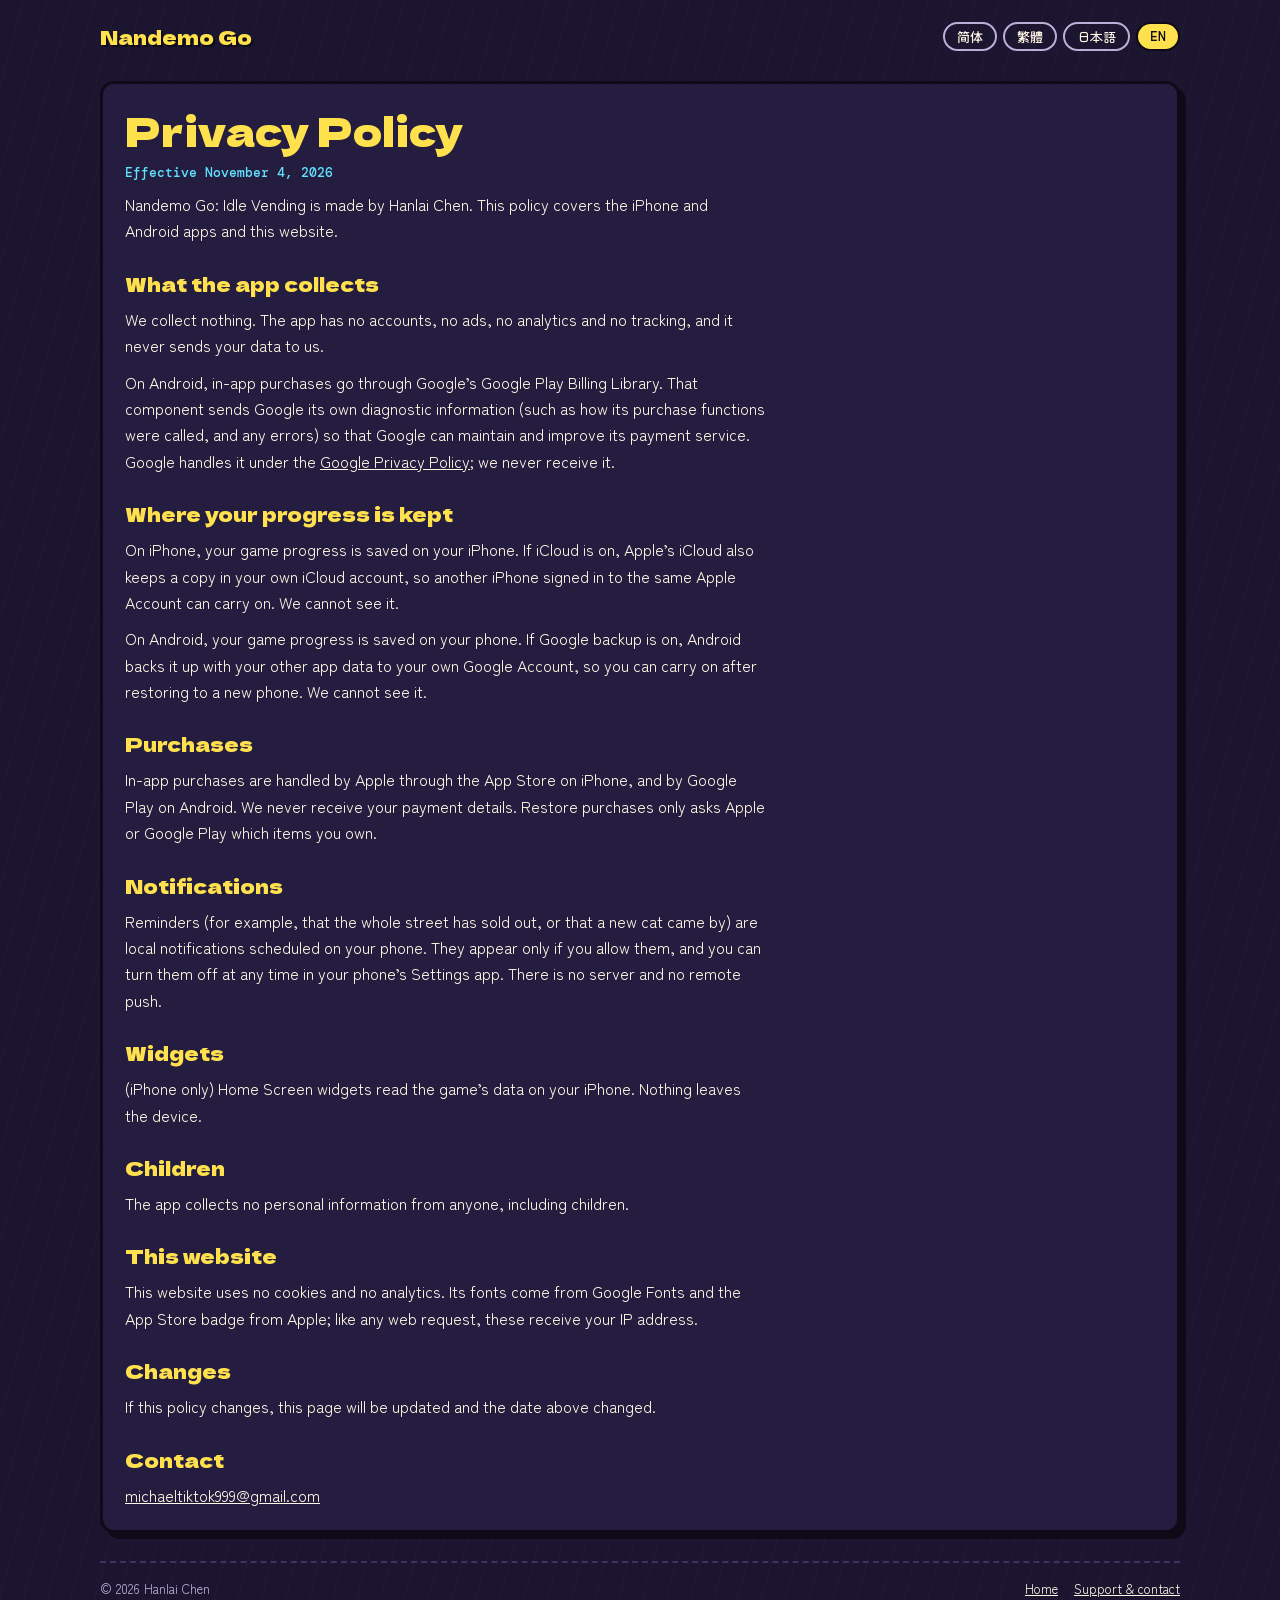
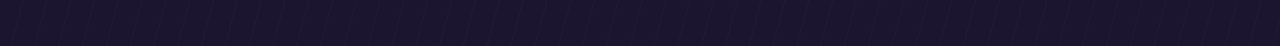
<file: privacy.html>
<!doctype html>
<html lang="zh-Hans">
<head>
<meta charset="utf-8">
<meta name="viewport" content="width=device-width,initial-scale=1,viewport-fit=cover">
<title>Privacy Policy · Nandemo Go</title>
<meta name="theme-color" content="#1b1530">
<link rel="icon" href="assets/favicon.png">
<script>/* a big screen: the whole page scaled up so it reads as it does on a 1536 × 768 one (the owner, 2026-10-28: too
   small at 1080p; 2K and 4K in proportion); up to 2.5×, never below 1 */
(() => { const z = () => document.documentElement.style.setProperty('--z', Math.max(1, Math.min(2.5, innerWidth / 1536, innerHeight / 768)).toFixed(3));
  z(); addEventListener('resize', z); })();</script>
<link rel="stylesheet" href="site.css?v=20261028-2115">
</head>
<body>
<div class="wrap">
  <header class="bar">
    <a class="logo" href="./" data-keep="./" data-t="name">南丁猫自贩机</a>
    <div class="langs" role="group" aria-label="Language"></div>
  </header>
  <main class="lot doc" data-t="body"></main>
  <footer>
    <span>© 2026 Hanlai Chen</span>
    <nav><a href="./" data-keep="./" data-t="home">首页</a><a href="support.html" data-keep="support.html" data-t="other">支持与联系</a></nav>
  </footer>
</div>
<script src="i18n.js?v=20261028-2115"></script>
<script>
// what the apps do, from their code: no network code of our own; iPhone: the iCloud key-value store, StoreKit 2; Android:
// SharedPreferences (allowBackup: Android's own backup), the Play Billing Library (its own diagnostics to Google, declared
// in Play's data safety form as diagnostics, 2026-11-04); local notifications only
// the address people can write to (set before the site goes live)
const MAIL = 'michaeltiktok999@gmail.com';
SITE.page({
  'zh-Hans': { title: '隐私政策 · 南丁猫自贩机', name: '南丁猫自贩机', home: '首页', other: '支持与联系', body: `
    <h1>隐私政策</h1><p class="date">生效日期：2026 年 11 月 4 日</p>
    <p>南丁猫自贩机（Nandemo Go: Idle Vending）由 Hanlai Chen 开发。本政策适用于这款游戏的 iPhone 版、Android 版和本网站。</p>
    <h2>应用收集什么</h2><p>我们什么都不收集。应用没有账号、没有广告、没有数据统计和追踪，不会把你的任何数据发给我们。</p><p>Android 版的应用内购买用的是 Google 的 Google Play 结算库（Play Billing Library）。这个组件会把它自己的诊断信息（比如购买功能的调用情况和出错记录）发给 Google，供 Google 维护和改进付款服务。这部分由 Google 按 <a href="https://policies.google.com/privacy">Google 隐私权政策</a>处理，我们拿不到。</p>
    <h2>进度存在哪里</h2><p>iPhone 版：游戏进度保存在你的 iPhone 上。如果开启了 iCloud，Apple 的 iCloud 也会在你自己的 iCloud 账户里保存一份，换一台登录同一 Apple 账户的 iPhone 可以接着玩。我们看不到这些数据。</p><p>Android 版：游戏进度保存在你的手机上。如果手机开启了 Google 备份，Android 会把它连同其他应用数据一起备份到你自己的 Google 账号，换手机恢复后可以接着玩。我们看不到这些数据。</p>
    <h2>购买</h2><p>应用内购买在 iPhone 上由 Apple 通过 App Store 处理，在 Android 上由 Google Play 处理，我们拿不到你的付款信息。「恢复购买」只是向 Apple 或 Google Play 查询你买过哪些项目。</p>
    <h2>通知</h2><p>提醒（比如整条街卖空了、来了一只新猫）是在你的手机上本地安排的通知，只有你允许后才会出现，随时可以在手机的「设置」里关闭。没有服务器，也没有远程推送。</p>
    <h2>小组件</h2><p>（只有 iPhone 版有）主屏幕小组件读取的是你 iPhone 上的游戏数据，不会离开设备。</p>
    <h2>儿童</h2><p>应用不收集任何人的个人信息，包括儿童。</p>
    <h2>本网站</h2><p>本网站不使用 Cookie，也不使用统计工具。网页字体由 Google Fonts 提供，App Store 下载徽章由 Apple 提供；和任何网页请求一样，它们会收到你的 IP 地址。</p>
    <h2>变更</h2><p>本政策如有修改，会更新本页并修改上方的日期。</p>
    <h2>联系</h2><p><a href="mailto:${MAIL}">${MAIL}</a></p>` },
  'zh-Hant': { title: '隱私權政策 · 南丁貓自販機', name: '南丁貓自販機', home: '首頁', other: '支援與聯絡', body: `
    <h1>隱私權政策</h1><p class="date">生效日期：2026 年 11 月 4 日</p>
    <p>南丁貓自販機（Nandemo Go: Idle Vending）由 Hanlai Chen 開發。本政策適用於這款遊戲的 iPhone 版、Android 版與本網站。</p>
    <h2>App 收集什麼</h2><p>我們什麼都不收集。App 沒有帳號、沒有廣告、沒有數據統計與追蹤，不會把你的任何資料傳給我們。</p><p>Android 版的 App 內購買使用 Google 的 Google Play 帳款服務程式庫（Play Billing Library）。這個元件會把它自己的診斷資訊（例如購買功能的呼叫情況與錯誤紀錄）傳給 Google，供 Google 維護與改善付款服務。這部分由 Google 依 <a href="https://policies.google.com/privacy">Google 隱私權政策</a>處理，我們拿不到。</p>
    <h2>進度存在哪裡</h2><p>iPhone 版：遊戲進度保存在你的 iPhone 上。如果開啟了 iCloud，Apple 的 iCloud 也會在你自己的 iCloud 帳號裡保存一份，換一台登入同一 Apple 帳號的 iPhone 可以接著玩。我們看不到這些資料。</p><p>Android 版：遊戲進度保存在你的手機上。如果手機開啟了 Google 備份，Android 會把它連同其他 App 資料一起備份到你自己的 Google 帳號，換手機還原後可以接著玩。我們看不到這些資料。</p>
    <h2>購買</h2><p>App 內購買在 iPhone 上由 Apple 透過 App Store 處理，在 Android 上由 Google Play 處理，我們拿不到你的付款資訊。「回復購買」只是向 Apple 或 Google Play 查詢你買過哪些項目。</p>
    <h2>通知</h2><p>提醒（例如整條街賣空了、來了一隻新貓）是在你的手機上本機安排的通知，只有你允許後才會出現，隨時可以在手機的「設定」裡關閉。沒有伺服器，也沒有遠端推播。</p>
    <h2>小工具</h2><p>（只有 iPhone 版有）主畫面小工具讀取的是你 iPhone 上的遊戲資料，不會離開裝置。</p>
    <h2>兒童</h2><p>App 不收集任何人的個人資訊，包括兒童。</p>
    <h2>本網站</h2><p>本網站不使用 Cookie，也不使用統計工具。網頁字型由 Google Fonts 提供，App Store 下載徽章由 Apple 提供；和任何網頁請求一樣，它們會收到你的 IP 位址。</p>
    <h2>變更</h2><p>本政策如有修改，會更新本頁並修改上方的日期。</p>
    <h2>聯絡</h2><p><a href="mailto:${MAIL}">${MAIL}</a></p>` },
  'ja': { title: 'プライバシーポリシー · なんでも自販機', name: 'なんでも自販機', home: 'ホーム', other: 'サポート・お問い合わせ', body: `
    <h1>プライバシーポリシー</h1><p class="date">施行日：2026年11月4日</p>
    <p>なんでも自販機（Nandemo Go: Idle Vending）は Hanlai Chen が開発しています。このポリシーは iPhone 版・Android 版のアプリと本サイトに適用されます。</p>
    <h2>アプリが集める情報</h2><p>私たちは何も集めません。アカウント、広告、分析、トラッキングはなく、あなたのデータを私たちに送ることはありません。</p><p>Android 版のアプリ内課金には Google の Google Play Billing Library を使っています。この部品は、Google が決済サービスを保守・改善するため、それ自身の診断情報（購入機能の呼び出し状況やエラーなど）を Google に送ります。この情報は <a href="https://policies.google.com/privacy">Google プライバシー ポリシー</a>に従って Google が扱い、私たちに届くことはありません。</p>
    <h2>進行データの保存場所</h2><p>iPhone 版：ゲームの進行は iPhone に保存されます。iCloud がオンの場合は、Apple の iCloud があなた自身の iCloud アカウントにも保存し、同じ Apple アカウントの別の iPhone で続きを遊べます。私たちはこのデータを見られません。</p><p>Android 版：ゲームの進行はスマートフォンに保存されます。Google のバックアップがオンの場合は、Android がほかのアプリのデータと一緒にあなた自身の Google アカウントにバックアップし、新しい端末に復元すると続きを遊べます。私たちはこのデータを見られません。</p>
    <h2>購入</h2><p>アプリ内課金は、iPhone では Apple が App Store を通じて、Android では Google Play が処理し、支払い情報が私たちに届くことはありません。「購入を復元」は、購入済みの項目を Apple または Google Play に問い合わせるだけです。</p>
    <h2>通知</h2><p>お知らせ（通り全体が売り切れた、新しい猫が来た など）はスマートフォン上でスケジュールされるローカル通知です。許可した場合のみ届き、いつでも端末の「設定」でオフにできます。サーバーもリモートプッシュもありません。</p>
    <h2>ウィジェット</h2><p>（iPhone 版のみ）ホーム画面のウィジェットは iPhone 上のゲームデータを読み取るだけで、データが端末の外に出ることはありません。</p>
    <h2>子ども</h2><p>このアプリは子どもを含め、誰の個人情報も集めません。</p>
    <h2>本サイト</h2><p>本サイトは Cookie も分析ツールも使いません。フォントは Google Fonts、App Store のダウンロードバッジは Apple から読み込まれ、通常のウェブリクエストと同様にあなたの IP アドレスを受け取ります。</p>
    <h2>変更</h2><p>このポリシーを変更する場合は本ページを更新し、上記の日付を改めます。</p>
    <h2>お問い合わせ</h2><p><a href="mailto:${MAIL}">${MAIL}</a></p>` },
  'en': { title: 'Privacy Policy · Nandemo Go', name: 'Nandemo Go', home: 'Home', other: 'Support & contact', body: `
    <h1>Privacy Policy</h1><p class="date">Effective November 4, 2026</p>
    <p>Nandemo Go: Idle Vending is made by Hanlai Chen. This policy covers the iPhone and Android apps and this website.</p>
    <h2>What the app collects</h2><p>We collect nothing. The app has no accounts, no ads, no analytics and no tracking, and it never sends your data to us.</p><p>On Android, in-app purchases go through Google’s Google Play Billing Library. That component sends Google its own diagnostic information (such as how its purchase functions were called, and any errors) so that Google can maintain and improve its payment service. Google handles it under the <a href="https://policies.google.com/privacy">Google Privacy Policy</a>; we never receive it.</p>
    <h2>Where your progress is kept</h2><p>On iPhone, your game progress is saved on your iPhone. If iCloud is on, Apple’s iCloud also keeps a copy in your own iCloud account, so another iPhone signed in to the same Apple Account can carry on. We cannot see it.</p><p>On Android, your game progress is saved on your phone. If Google backup is on, Android backs it up with your other app data to your own Google Account, so you can carry on after restoring to a new phone. We cannot see it.</p>
    <h2>Purchases</h2><p>In-app purchases are handled by Apple through the App Store on iPhone, and by Google Play on Android. We never receive your payment details. Restore purchases only asks Apple or Google Play which items you own.</p>
    <h2>Notifications</h2><p>Reminders (for example, that the whole street has sold out, or that a new cat came by) are local notifications scheduled on your phone. They appear only if you allow them, and you can turn them off at any time in your phone’s Settings app. There is no server and no remote push.</p>
    <h2>Widgets</h2><p>(iPhone only) Home Screen widgets read the game’s data on your iPhone. Nothing leaves the device.</p>
    <h2>Children</h2><p>The app collects no personal information from anyone, including children.</p>
    <h2>This website</h2><p>This website uses no cookies and no analytics. Its fonts come from Google Fonts and the App Store badge from Apple; like any web request, these receive your IP address.</p>
    <h2>Changes</h2><p>If this policy changes, this page will be updated and the date above changed.</p>
    <h2>Contact</h2><p><a href="mailto:${MAIL}">${MAIL}</a></p>` }
});
</script>
</body>
</html>
</file>
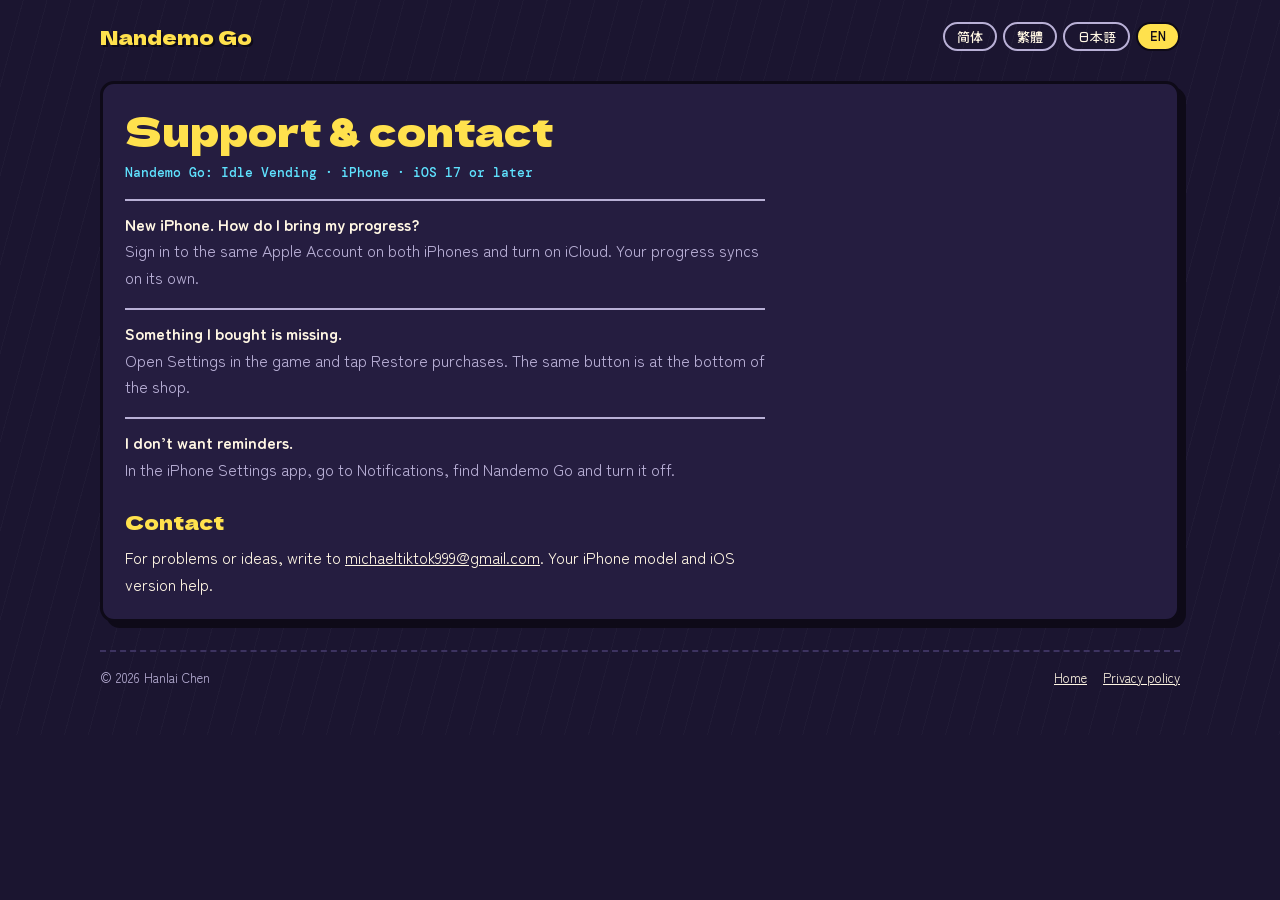
<file: support.html>
<!doctype html>
<html lang="zh-Hans">
<head>
<meta charset="utf-8">
<meta name="viewport" content="width=device-width,initial-scale=1,viewport-fit=cover">
<title>Support · Nandemo Go</title>
<meta name="theme-color" content="#1b1530">
<link rel="icon" href="assets/favicon.png">
<script>/* a big screen: the whole page scaled up so it reads as it does on a 1536 × 768 one (the owner, 2026-10-28: too
   small at 1080p; 2K and 4K in proportion); up to 2.5×, never below 1 */
(() => { const z = () => document.documentElement.style.setProperty('--z', Math.max(1, Math.min(2.5, innerWidth / 1536, innerHeight / 768)).toFixed(3));
  z(); addEventListener('resize', z); })();</script>
<link rel="stylesheet" href="site.css?v=20261028-2115">
</head>
<body>
<div class="wrap">
  <header class="bar">
    <a class="logo" href="./" data-keep="./" data-t="name">南丁猫自贩机</a>
    <div class="langs" role="group" aria-label="Language"></div>
  </header>
  <main class="lot doc" data-t="body"></main>
  <footer>
    <span>© 2026 Hanlai Chen</span>
    <nav><a href="./" data-keep="./" data-t="home">首页</a><a href="privacy.html" data-keep="privacy.html" data-t="other">隐私政策</a></nav>
  </footer>
</div>
<script src="i18n.js?v=20261028-2115"></script>
<script>
// the address people can write to (set before the site goes live)
const MAIL = 'michaeltiktok999@gmail.com';
SITE.page({
  'zh-Hans': { title: '支持与联系 · 南丁猫自贩机', name: '南丁猫自贩机', home: '首页', other: '隐私政策', body: `
    <h1>支持与联系</h1><p class="date">南丁猫自贩机 · iPhone · iOS 17 或更新</p>
    <div class="qa"><b>换了手机，进度怎么带过去？</b><p>两台 iPhone 登录同一个 Apple 账户并开启 iCloud，进度会自动同步。</p></div><div class="qa"><b>买过的东西不见了？</b><p>打开游戏里的「设置」，点「恢复购买」。商店页最下面也有同样的按钮。</p></div><div class="qa"><b>不想收到提醒？</b><p>在 iPhone 的「设置」→「通知」里找到南丁猫自贩机，关掉即可。</p></div>
    <h2>联系我们</h2><p>遇到问题或有建议，请写信到 <a href="mailto:${MAIL}">${MAIL}</a>，附上 iPhone 型号和 iOS 版本会更快。</p>` },
  'zh-Hant': { title: '支援與聯絡 · 南丁貓自販機', name: '南丁貓自販機', home: '首頁', other: '隱私權政策', body: `
    <h1>支援與聯絡</h1><p class="date">南丁貓自販機 · iPhone · iOS 17 或更新版本</p>
    <div class="qa"><b>換了手機，進度怎麼帶過去？</b><p>兩台 iPhone 登入同一個 Apple 帳號並開啟 iCloud，進度會自動同步。</p></div><div class="qa"><b>買過的東西不見了？</b><p>打開遊戲裡的「設定」，點「回復購買」。商店頁最下面也有同樣的按鈕。</p></div><div class="qa"><b>不想收到提醒？</b><p>在 iPhone 的「設定」→「通知」裡找到南丁貓自販機，關掉即可。</p></div>
    <h2>聯絡我們</h2><p>遇到問題或有建議，請寫信到 <a href="mailto:${MAIL}">${MAIL}</a>，附上 iPhone 型號和 iOS 版本會更快。</p>` },
  'ja': { title: 'サポート・お問い合わせ · なんでも自販機', name: 'なんでも自販機', home: 'ホーム', other: 'プライバシーポリシー', body: `
    <h1>サポート・お問い合わせ</h1><p class="date">なんでも自販機 · iPhone · iOS 17 以降</p>
    <div class="qa"><b>機種変更したら、進行はどうなる？</b><p>2台の iPhone で同じ Apple アカウントにサインインし、iCloud をオンにすると自動で同期されます。</p></div><div class="qa"><b>購入したものが見当たらない</b><p>ゲームの「設定」を開き、「購入を復元」をタップしてください。ショップ画面の一番下にも同じボタンがあります。</p></div><div class="qa"><b>お知らせを止めたい</b><p>iPhone の「設定」→「通知」でなんでも自販機をオフにしてください。</p></div>
    <h2>お問い合わせ</h2><p>不具合やご意見は <a href="mailto:${MAIL}">${MAIL}</a> までお送りください。iPhone の機種と iOS のバージョンを添えていただくと助かります。</p>` },
  'en': { title: 'Support & Contact · Nandemo Go', name: 'Nandemo Go', home: 'Home', other: 'Privacy policy', body: `
    <h1>Support &amp; contact</h1><p class="date">Nandemo Go: Idle Vending · iPhone · iOS 17 or later</p>
    <div class="qa"><b>New iPhone. How do I bring my progress?</b><p>Sign in to the same Apple Account on both iPhones and turn on iCloud. Your progress syncs on its own.</p></div><div class="qa"><b>Something I bought is missing.</b><p>Open Settings in the game and tap Restore purchases. The same button is at the bottom of the shop.</p></div><div class="qa"><b>I don’t want reminders.</b><p>In the iPhone Settings app, go to Notifications, find Nandemo Go and turn it off.</p></div>
    <h2>Contact</h2><p>For problems or ideas, write to <a href="mailto:${MAIL}">${MAIL}</a>. Your iPhone model and iOS version help.</p>` }
});
</script>
</body>
</html>
</file>
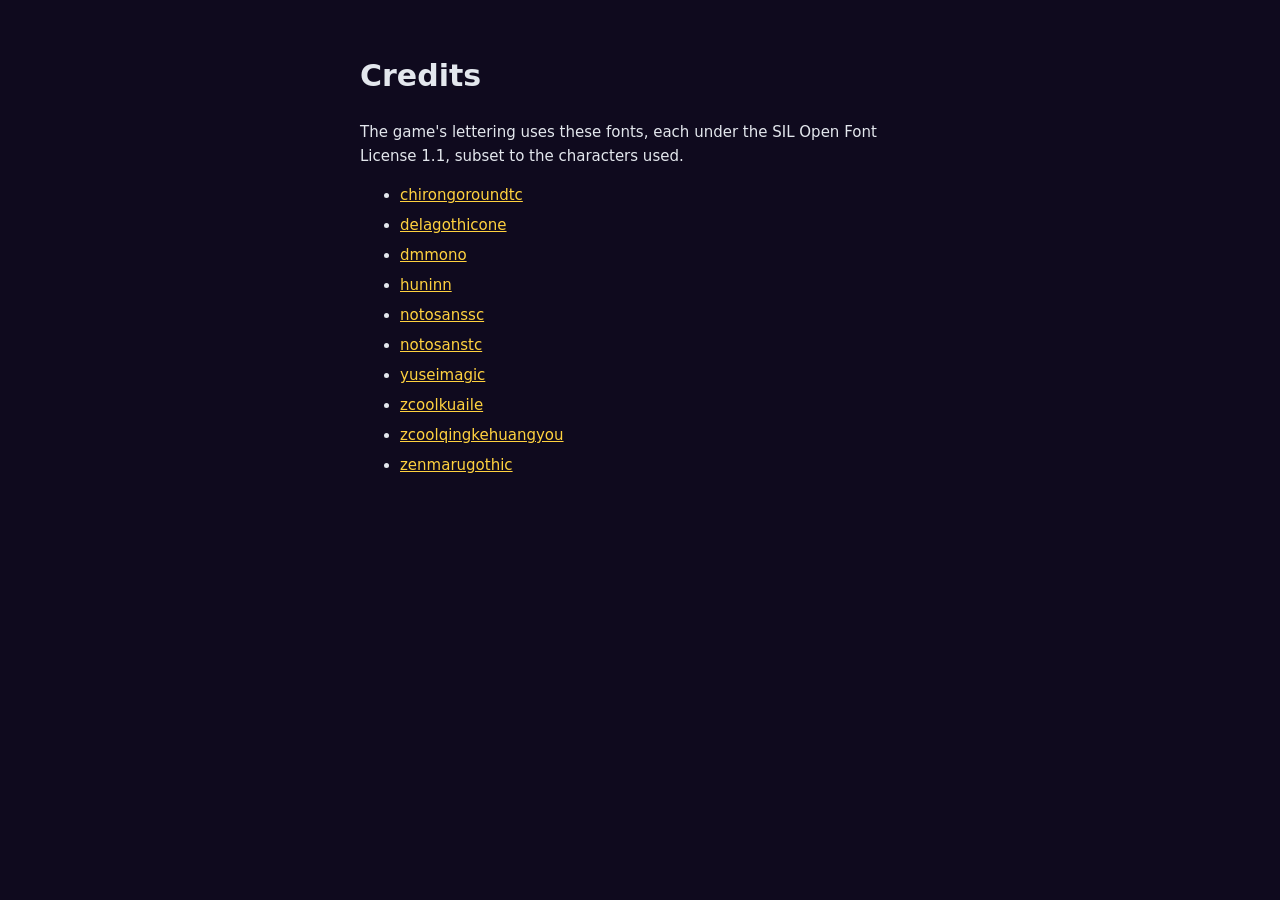
<file: demo/credits.html>
<!doctype html>
<html>
<head>
<meta charset="utf-8">
<meta name="viewport" content="width=device-width, initial-scale=1">
<title>Credits</title>
<style>body{margin:0;padding:32px 20px;background:#0f0a1e;color:#e3e7ed;font:15px/1.6 system-ui,sans-serif}main{max-width:560px;margin:0 auto}a{color:#ffd23f}li{margin:6px 0}</style>
</head>
<body>
<main><h1 id="t"></h1><p id="p"></p><ul><li><a href="licenses/OFL-chirongoroundtc.txt">chirongoroundtc</a></li><li><a href="licenses/OFL-delagothicone.txt">delagothicone</a></li><li><a href="licenses/OFL-dmmono.txt">dmmono</a></li><li><a href="licenses/OFL-huninn.txt">huninn</a></li><li><a href="licenses/OFL-notosanssc.txt">notosanssc</a></li><li><a href="licenses/OFL-notosanstc.txt">notosanstc</a></li><li><a href="licenses/OFL-yuseimagic.txt">yuseimagic</a></li><li><a href="licenses/OFL-zcoolkuaile.txt">zcoolkuaile</a></li><li><a href="licenses/OFL-zcoolqingkehuangyou.txt">zcoolqingkehuangyou</a></li><li><a href="licenses/OFL-zenmarugothic.txt">zenmarugothic</a></li></ul></main>
<script>const C = {"zh-Hans": ["致谢", "游戏里的文字使用了以下字体，都以 SIL Open Font License 1.1 授权，已按需裁成子集。"], "zh-Hant": ["致謝", "遊戲裡的文字使用了以下字體，都以 SIL Open Font License 1.1 授權，已按需裁成子集。"], "en": ["Credits", "The game's lettering uses these fonts, each under the SIL Open Font License 1.1, subset to the characters used."], "ja": ["クレジット", "ゲーム内の文字には次のフォントを使っています。いずれも SIL Open Font License 1.1 のもとで、使う文字だけに絞っています。"]}; const l = (/[?&]lang=([^&]+)/.exec(location.search) || [])[1]; const [t, p] = C[l] || C.en; document.getElementById('t').textContent = t; document.getElementById('p').textContent = p; document.title = t;</script>
</body>
</html>
</file>
<file: demo/platform/platform.css>
/* The app's changes to the prototype's look, loaded after the page's own <style>. Only layout for a real phone screen
   and hiding what belongs to the prototype; no change to the game's art or animation. */

/* DM Mono (the clock and other monospaced lettering), bundled instead of loaded from Google Fonts, which is
   unreachable in mainland China (Latin subset, SIL OFL 1.1, licence in www/licenses/OFL-dmmono.txt) */
@font-face { font-family: "DM Mono"; font-weight: 400; font-display: block; src: url(fonts/DMMono-400.woff2) format("woff2"); }
@font-face { font-family: "DM Mono"; font-weight: 500; font-display: block; src: url(fonts/DMMono-500.woff2) format("woff2"); }

/* the page fills the whole screen, as the prototype fills its 393×852 phone frame: inside the safe area the machine
   came out ~15% smaller than in the prototype (2026-10-20, side by side). The top bar's chips sit either side of the
   notch / Dynamic Island (the middle of that bar is empty in the app), the hint text ends above the home indicator's
   strip. The prototype's phone media query (max-width:519px) already drops the frame */
html, body { height: 100%; overflow: hidden; overscroll-behavior: none; }
body { position: fixed; inset: 0; -webkit-text-size-adjust: 100%; -webkit-user-select: none; user-select: none; -webkit-touch-callout: none; -webkit-tap-highlight-color: transparent; }
.shell { position: fixed; inset: 0; height: auto; min-height: 0; padding: 0; gap: 0; display: block; }
.device { width: 100%; height: 100%; aspect-ratio: auto; border: 0; border-radius: 0; box-shadow: none; }

/* prototype-only (handoff doc section 6): the art-style switch, every 演示 button, the phone preview entry in the
   settings and the store's "clear purchases" */
#art, .st-demo, .st-demos, .set-link[data-act="phone"], .pay-foot [data-act="reset"] { display: none !important; }

/* the prototype's simulated notification prompt: the system's own prompt comes instead (platform/notify.js answers
   the simulated one with what the player chose there) */
#sys-alert { visibility: hidden !important; }

/* touch screens keep :hover after a tap (S15): a street machine would stay lifted and the wallet nudged. Back to
   their resting state where there is no hover */
@media (hover: none) {
  .st-m:hover .st-bob { transform: none; }
  .st-wallet:hover { transform: rotate(-1deg); }
}

/* turning with pictures (platform/turn.js): the live machine's parts are out of the layout while pictures show */
.nd-off { display: none !important; }

/* the machine screen's top: the bar of chips and the machine switcher under it (2026-10-20, the owner: their background
   and style did not belong to the game). The prototype gave the switcher a flat band of the old iso night (#1c1330,
   opaque to 40%) that began in a hard line right under the chips and ignored the machine's tint, so the top read as
   three stripes. Now one shade of the game's own deepest purple (the bottom stop of the ZZZ backdrop, #0f0a1e) runs
   from the top of the screen, behind the chips and the notch, and fades out under the machine's name: the tint and
   the halftone dots show through, no seam. The switcher's "Fig" line becomes the game's yellow tag (as 批发商 · 配货,
   钱包), the page dots cream and yellow with an ink shadow instead of the iso orange glow. Colours, background and
   shadow only: the negative margins keep every box where it was. ZZZ only (the app's one look) */
.device[data-art="zzz"] .switcher { background: none; }
.device[data-art="zzz"] .topbar::before { content: ""; position: absolute; z-index: -1; left: 0; right: 0; top: 0; height: 134px; pointer-events: none;
  background: linear-gradient(rgba(15, 10, 30, .9), rgba(15, 10, 30, .74) 48%, rgba(15, 10, 30, .3) 78%, rgba(15, 10, 30, 0));
  transition: opacity .35s ease; }
.device[data-art="zzz"].is-street .topbar::before { opacity: 0; }

/* the notch / Dynamic Island (2026-10-20, review item 13): with the page filling the whole screen, the top bar's chips
   (16 pt down) reached into the notch, worst on the wide notch of the XR / 11 (status bar 48 pt, chips 32 pt into it).
   The stage, the backdrop and the gradient above still start at the very top; only the chips come down to the safe
   area's edge, and what hangs under them (the machine switcher, ‹ 街 and 复位视角, the trial run's chip and buttons, the
   toast under the machine's name) comes down by the same
   amount, so their spacing stays the prototype's. `translate` adds to the transforms those boxes already have (centring, tilt). The gradient grows by
   the same amount, so it still fades out under the machine's name. Without a notch (inset 0 or ≤ 16 pt) nothing moves */
:root { --nd-safe-top: env(safe-area-inset-top, 0px); --nd-safe-bottom: env(safe-area-inset-bottom, 0px); --nd-top-shift: max(0px, var(--nd-safe-top) - 16px); }
.topbar { padding-top: max(16px, var(--nd-safe-top)); }
.switcher, .reset, .trialchip, .trialparts, .toast { translate: 0 var(--nd-top-shift); }
.device[data-art="zzz"] .topbar::before { height: calc(134px + var(--nd-top-shift)); }
/* the sheets (设置, 图鉴, 购买…) keep their 24 pt from the screen's edges, or the safe area's where that is more: the
   settings card is as tall as the screen allows and began 24 pt down, under the notch, and ended over the home
   indicator. (The bottom bar's buttons and the dock already end above the home indicator: nothing changes there) */
.st-sheet { padding-top: max(24px, var(--nd-safe-top)); padding-bottom: max(24px, var(--nd-safe-bottom)); }
/* the 图鉴 sheet has its own padding (an id rule, 58 pt above, 20 pt below): the same, by the same id */
#st-album { padding-top: max(58px, var(--nd-safe-top)); padding-bottom: max(20px, var(--nd-safe-bottom)); }
.device[data-art="zzz"] .fig small { color: var(--zink); background: #ffd23f; padding: 2px 8px; margin: -2px -8px; transform: skewX(-10deg); box-shadow: 2px 2px 0 var(--zink); }
.device[data-art="zzz"] .dots i { background: rgba(255, 248, 236, .3); }
.device[data-art="zzz"] .dots i.on { background: #ffd23f; box-shadow: 1px 1px 0 var(--zink); }

/* buttons whose label sat off centre (2026-10-20, the owner: 所有按钮的居中问题). Measured on every screen's buttons
   (ink against the box, 390×844 ×3); only these were off, the rest are within half a point. Sizes and positions stay:
   only where the label sits inside its box changes.
   - the machine switcher's ‹ › (38×38): drawn now, see "icons drawn, not typed" at the end (a 2 pt lift of the glyph
     suited no font on both engines)
   - the album's section tabs without a count under the name (商品, 装扮): the name stood at the top of a tab as tall as
     its two-line neighbours; now in the middle (the two-line tabs have no room to move, so they stay put) */
.al-secs button { align-content: center; }

/* 试运转 / 试装 (2026-10-20, 方案B): the chip, 全部装上 (拆下) and 买下 as one row just above the bottom bar, 8 pt over 今夜
   (platform.js moves them into the bar), instead of under the machine's name, where they covered its roof once the top UI
   came down out of the notch. The game's own styles and show / hide rules; only where they sit changes, and only in trial
   mode (outside it the row is not shown, as the three were not). Out of the bar's flow (the bar's padding above 今夜 is
   34 pt, so the row's foot is 26 pt below the bar's top): the bar and its shade keep their size. A row too long for the
   screen (English with a long price: "Buy · ¥80.00 quintillion", a narrow phone) stays one line and is scaled down to
   fit by platform.js (it wrapped onto two lines, its second over the machine's base) */
.nd-trialrow { display: none; }
.device.trial .nd-trialrow { display: flex; flex-wrap: nowrap; justify-content: center; align-items: center; gap: 6px;
  position: absolute; left: 14px; right: 14px; bottom: calc(100% - 26px); pointer-events: none; transform-origin: 50% 100%; }
/* behind the row, the bar's own shade begins higher, only in trial mode (the bar's gradient is still clear where the row
   sits): the camera leaning in for 试装 (or the player zooming in) brought the machine's base and the X-ray scan's ⌃⌄
   knob under the row, seen through 拆下 / 买下 (faded while the part goes in) and beside them. The bar's own night colour,
   solid from the row's middle down to where the bar's gradient is solid itself (38% of the bar) */
.device.trial .bottombar::before { content: ""; position: absolute; z-index: -1; left: 0; right: 0; top: -18px; bottom: 62%;
  background: linear-gradient(transparent, var(--night) 34%); pointer-events: none; }
.device .nd-trialrow > .trialparts { pointer-events: auto; }   /* (the row's empty width lets touches through to the machine; the chip never took them) */
/* the toast: in trial mode the prototype moved it down (top 166) to make room under the chip and its buttons, which now
   sit at the bottom; so back to where it sits outside trial mode, under the machine's name (112; the toast's own
   translate above brings it down with the name, out of the notch) */
.device.trial .toast { top: 112px; }
.device .nd-trialrow > .trialchip, .device .nd-trialrow > .trialparts { position: static; transform: none; translate: none; }
.device .nd-trialrow > .trialparts:active { transform: translate(1px, 1px); }

/* the street's top (2026-10-20, the owner's 第二版): the wallet card first, at the top of the screen where the prototype
   has it (58 pt; on a notch phone that is under the notch, so the street no longer comes down by the shift above and the
   今日 line is off the signs again). 商店 and 设置 go up into the two "ears" beside the notch / Dynamic Island (the status
   bar is hidden: the ears are empty), 商店 left, 设置 right; on the machine screen 设置 stays in the same place, so it
   does not jump between the screens (the clock keeps the left of the top bar). Under the card: 图鉴 on the left (and the
   new player's hint under it), 今日 on the right where the prototype has it, the street switch 「なんでも通り ⇄」 under 今日
   (platform.js moves it out of the top bar into the street). 10 pt down in the ears, 20 pt in from the sides: the chips'
   round ends stay ≥ 3.7 pt inside the screen's rounded corners and clear of the notch (iPhone 11 / XR, the widest notch,
   measured on a screenshot: 10–12 pt at the chips' middle, about 4–4.5 pt at their nearest top corner in Chinese, 6 pt
   for Japanese 設定); without a notch (SE) they sit at the top bar's own 16 pt. Each keeps its look; a 44 pt tall touch area (the
   system's top-edge pull-down stays as it is: the owner, 2026-10-20). Mock-ups: 修复/按钮重新布局-第二版-大字.png */
:root { --nd-ear-top: max(10px, calc(16px - var(--nd-top-shift))); }
#gear { position: absolute; right: 20px; top: var(--nd-ear-top); }
#st-paybtn { top: var(--nd-ear-top) !important; left: 20px; z-index: 4; }
#gear::before, #st-paybtn::before, #street > #st-street::before { content: ""; position: absolute; left: 0; right: 0; top: 50%; height: 44px; margin-top: -22px; }
.device.is-street .topbar { justify-content: flex-start; }
#street > #st-street { position: absolute; z-index: 3; right: 16px; top: calc(var(--wb, 170px) + 50px); margin: 0; }
/* the hint: left-aligned (undoes the game's translateX(-50%), which its pop animation keeps), and no wider than the room
   left of the street switch (16 + 117 + 8 pt; a longer hint wraps onto a second line, its lines balanced: text-wrap from
   iOS 17.5, platform.js narrows the bubble before that, so no line is left with one character, as ja's 「う」 was) */
.st-guide { top: calc(var(--wb, 170px) + 50px) !important; left: 16px; translate: 50% 0; max-width: calc(100% - 157px); text-wrap: balance; }
/* a label too long for an ear (English "Settings", Japanese ショップ: they reached into the notch) leaves the icon alone
   (the owner: 大小不够可以改 icons); platform.js decides, by the chip's width. The touch area stays 44 pt wide */
.nd-icononly .nd-ear-label { display: none; }
.nd-icononly::before { left: 50% !important; right: auto !important; width: 44px; margin-left: -22px; }

/* the machine's name over the machine (2026-10-21, the owner: 咕噜咕噜 all thin, 托盘食堂 all bold but 盘). The prototype
   sets it in --display-jp, Dela Gothic One for its Japanese names; translated into Chinese (全部翻译) a name has
   simplified-only characters Dela lacks (盘 咕 噜 …), which fell back to Hiragino Sans at 400 mid-name. Then the
   interface's Chinese display font, as the prototype sets all its other Chinese text (--display: ND QingKe first) */
html[data-lang="zh"][data-names="local"] .fig b { font-family: var(--display); }

/* the ✕ close buttons (2026-10-20, the owner on the phone: the X not centred). The glyph is not in the bundled fonts, so
   iOS draws it from a system font whose box sits it off the button's middle. Drawn instead: two bars of the text's own
   colour crossing at the button's centre, the size of the ✕ they replace (8.75 pt across at 12 px, 9.5 at 13) */
.al-x, .upg-x, .sh-x { font-size: 0 !important; }
.sh-x { position: relative; }
.al-x::before, .al-x::after, .upg-x::before, .upg-x::after, .sh-x::before, .sh-x::after { content: ""; position: absolute;
  left: 50%; top: 50%; width: 12px; height: 2.2px; margin: -1.1px 0 0 -6px; border-radius: 1px; background: currentColor; transform: rotate(45deg); }
.al-x::after, .upg-x::after, .sh-x::after { transform: rotate(-45deg); }
.sh-x::before, .sh-x::after { width: 13px; margin-left: -6.5px; }

/* 设置: the ✕ and the title stay put while the settings scroll (2026-10-20, the owner: dragging the list pulled the ✕ up
   out of reach). As the 图鉴 card does it: the card is a column that does not scroll, only its body (#set-body) does */
.set-sheet .st-card.set-card { display: flex; flex-direction: column; overflow: hidden; }
.set-card h3 { align-self: flex-start; flex: none; }
#set-body { flex: 1 1 auto; min-height: 0; overflow-x: hidden; overflow-y: auto; overscroll-behavior: contain; grid-auto-rows: max-content; align-content: start; }   /* (rows at their own height: the groups clip their corners, so they would shrink to fit instead) */

/* 全部看过's ✓ (2026-10-21, with the ✕ and the album's + badges): drawn, as a tick of two borders, centred on the
   label's capitals instead of on a fallback font's line box */
.al-readall { display: inline-flex; align-items: center; gap: 5px; }
.al-readall::before { content: ""; flex: none; width: 4.5px; height: 9px; margin: -2px 1px 0 1px; border: solid #ff4f8b; border-width: 0 2.2px 2.2px 0; transform: rotate(40deg); }

/* The machine view's 「‹ 街」 badge (prototype: 17px border-box circle, 2px border, line-height 17px): the
   text sat on a 17px line inside a 13px box, so the count and "+" read ~2 pt low. Line the text to the
   13px inner box; "+" (cards to buy) is drawn, like the album's, so it doesn't hang on a font
   (:not() repeated to match the prototype rule's weight). */
#tostreet[data-n]:not([data-n=""])::after { line-height: 13px; }
#tostreet[data-n="+"]:not([data-n=""])::after { font-size: 0;
  background: linear-gradient(#fff, #fff) 50% 50% / 7px 2px no-repeat, linear-gradient(#fff, #fff) 50% 50% / 2px 7px no-repeat, #ff4f8b; }

/* 今日 inside the wallet card, its last line on the right (2026-10-21, the owner's pick of 第一版; platform.js moves it).
   Auto-placed across both columns after the goal line (order 9), so no empty row when the goal is hidden. The street
   switch moves up into the 图鉴 row, its centre on 图鉴's */
#st-wallet > #st-today { position: static !important; top: auto !important; grid-column: 1 / -1; order: 10; margin: 0; text-align: right; }
#street > #st-street { top: calc(var(--wb, 170px) + 11.5px); }

/* icons drawn, not typed (2026-10-21, the owner: the arrows off centre again, after the ✕ and the + before them). A
   glyph sits on its font's baseline and side bearings, and which font WebKit takes for ‹ › ⇄ is not ours (they are not
   in the bundled faces), so where it lands in a round button differs from Chromium's; nudging it with padding (as was
   done here) fixes one font at one size. Instead each icon is a mask drawn centred in its own box, filled with the
   text's colour, and the box is centred by the button's grid: the middle every time. Checked in the iOS simulator with
   tools/check_centering.sh (the ink's centre against the button's) */
:root { --nd-chev-l: url("data:image/svg+xml,%3Csvg xmlns='http://www.w3.org/2000/svg' viewBox='0 0 12 12'%3E%3Cpath d='M7.75 2.5 4.25 6l3.5 3.5' fill='none' stroke='black' stroke-width='2.2' stroke-linecap='round' stroke-linejoin='round'/%3E%3C/svg%3E"); --nd-chev-r: url("data:image/svg+xml,%3Csvg xmlns='http://www.w3.org/2000/svg' viewBox='0 0 12 12'%3E%3Cpath d='M4.25 2.5 7.75 6l-3.5 3.5' fill='none' stroke='black' stroke-width='2.2' stroke-linecap='round' stroke-linejoin='round'/%3E%3C/svg%3E"); --nd-swap: url("data:image/svg+xml,%3Csvg xmlns='http://www.w3.org/2000/svg' viewBox='0 0 12 12'%3E%3Cpath d='M2.2 4.2h7.6M7.8 2.2l2 2-2 2M9.8 7.8H2.2M4.2 5.8l-2 2 2 2' fill='none' stroke='black' stroke-width='1.5' stroke-linecap='round' stroke-linejoin='round'/%3E%3C/svg%3E"); }
.arrow { font-size: 0 !important; padding: 0 !important; position: relative; }
/* (the arrow's ::before at the exact middle, whatever box the glyph's text node still makes in the grid: in WebKit it
   pushed the icon 4.5 pt up) */
.arrow::before { position: absolute; left: 50%; top: 50%; margin: -7.5px 0 0 -7.5px; }
.arrow::before, .set-btn > b::before, .st-street-chip b::before { content: ""; display: block; width: 15px; height: 15px; background: currentColor;
  -webkit-mask: var(--nd-icon) center / contain no-repeat; mask: var(--nd-icon) center / contain no-repeat; }
#prevM { --nd-icon: var(--nd-chev-l); }
#nextM, .set-btn > b { --nd-icon: var(--nd-chev-r); }
.set-btn > b { font-size: 0; display: grid; place-items: center; }
.set-btn > b::before { width: 12px; height: 12px; }
.st-street-chip b { --nd-icon: var(--nd-swap); font-size: 0; display: inline-grid; place-items: center; vertical-align: middle; }
.st-street-chip b::before { width: 13px; height: 13px; }

/* text that did not fit in English (user 2026-10-21, the 补货 dock during an animation; tools/check_i18n.mjs lists the
   rest). Same in the unmodified prototype: its English is longer than the Chinese the layout was drawn for.
   - the dock: its one-line label (grade · crate · items left · stock −¥…) is wider than the phone, and as the dock is a
     grid with auto columns it grew with it, pushing 全部放入 and the hint past the right edge. The dock now keeps the
     screen's width; the label may take a second line, centred, and drops the wide letter spacing outside Chinese */
#dock > * { min-width: 0; }
#dock { grid-template-columns: minmax(0, 1fr); }
html:not([data-lang="zh"]) #dock-label { white-space: normal; letter-spacing: 0; line-height: 1.25; text-wrap: balance; }
/* - the wholesale shop's header: tag, machine name, wallet and ✕ in one row: ✕ stays on screen, smaller type outside
     Chinese, and a long name (Sushi Go-Round beside a ¥… billion wallet) takes a second line */
.sh-head > * { flex: none; }
.sh-head #sh-name { flex: 0 1 auto; min-width: 0; overflow: hidden; text-overflow: ellipsis; }
html:not([data-lang="zh"]) .sh-head #sh-name { letter-spacing: 0; font-size: 13px; line-height: 1.1; white-space: normal; }
html:not([data-lang="zh"]) .sh-head .sh-tag { font-size: 12px; padding: 6px 9px; }
html:not([data-lang="zh"]) .sh-head .sh-bank { font-size: 12.5px; }
/* - the album's goods tabs: 「Capsule toys」 cut to 「Capsule …」 */
html[data-lang="en"] .al-kinds button b { font-size: 9px; letter-spacing: -.02em; }

/* English that still did not fit, as WebKit draws it (2026-10-21; Chromium measured them fine): WebKit's text runs a
   little wider in these faces, so the room 0868af9 made held in Chromium only
   - the album's goods tabs: 「Capsule toys」 still cut at 9 px; outside Chinese a name may take a second line instead
   - the street wallet: 「¥139.1 quintillion」 ran under the jar, the longest (「¥999.9 quattuordecillion」) past the card:
     in English platform/money.js scales the amount down until it ends left of the jar */
html:not([data-lang="zh"]) .al-kinds button b { white-space: normal; overflow: visible; text-overflow: clip; line-height: 1.05; overflow-wrap: anywhere; }

/* 涂装 (platform/skin.js, the owner 2026-10-21): the chip at the top right of a machine's page, opposite 「‹ 街」, in
   the 「去别的街」 chip's look (pink ⇄ drawn as a mask); dimmed with a drawn lock until every 改造 is fitted. Not on
   the street, not in 试运转 (its chips sit at the top centre) */
#nd-skin { position: absolute; z-index: 3; top: 112px; right: 14px; margin: 0; min-height: 34px; font-weight: 700; translate: 0 var(--nd-top-shift); }
#nd-skin b { color: #e23d78; --nd-icon: var(--nd-swap); font-size: 0; display: inline-grid; place-items: center; vertical-align: middle; }
#nd-skin b::before { content: ""; display: block; width: 13px; height: 13px; background: currentColor;
  -webkit-mask: var(--nd-icon) center / contain no-repeat; mask: var(--nd-icon) center / contain no-repeat; }
#nd-skin .lk { display: inline-grid; place-items: center; opacity: .8; }
#nd-skin .lk svg { display: block; }
#nd-skin.locked { opacity: .72; cursor: default; }
#nd-skin::before { content: ""; position: absolute; left: 0; right: 0; top: 50%; height: 44px; margin-top: -22px; }
.device.is-street #nd-skin, .device.trial #nd-skin { visibility: hidden; }
/* 樱花款 under 霓虹 (the owner, 2026-10-21: a paid look must show in both): ミズイロ's blue light strips, its lit name, the
   sign's frame and the side panel's lines turn cherry pink, as the body does in 漫画 (.skin-sakura's --mb); 「つめた〜い」 stays blue (it means cold) */
.nd-neon.skin-sakura .lamp-light[fill="var(--blue)"] { fill: #ff7fb0; }
.nd-neon.skin-sakura .lit-text[style*="--blue"] { --lc: #ff8fbf !important; }
.nd-neon.skin-sakura .glass.on { stroke: #ff7fb0; }
/* (the side panel's water drop, waves and 天然水 in faint blue lines) */
.nd-neon.skin-sakura [stroke="rgba(90,169,255,.4)"] { stroke: rgba(255,127,176,.4); }
.nd-neon.skin-sakura [stroke="rgba(90,169,255,.38)"] { stroke: rgba(255,127,176,.38); }
.nd-neon.skin-sakura [fill="rgba(90,169,255,.07)"] { fill: rgba(255,127,176,.07); }
.nd-neon.skin-sakura [fill="rgba(90,169,255,.16)"] { fill: rgba(255,127,176,.16); }
.nd-neon.skin-sakura [fill="rgba(90,169,255,.6)"] { fill: rgba(255,127,176,.6); }

/* the X-ray's name tags fade out after 2 s with nothing touched and come back when the view moves (platform/xtags.js,
   the owner 2026-10-22: they covered the machine, worst on the oden machine). In quickly, out slowly */
#tags { transition: opacity .25s ease-out; }
#tags.nd-idle { opacity: 0; transition: opacity .8s ease-in; }

/* the row at 112 under the machine's name (the owner 2026-10-22: the 改造 count 0/3 and a toast on top of each other):
   ‹ 街 on the left and the 涂装 chip on the right fill it, so what the prototype put there comes down a row. 复位视角
   (shown once zoomed or turned) goes under the chip, on the right; the toast under that row, and one row further while
   复位视角 is there. In 试运转 the chip is hidden and the toast stays at 112 (above) */
.device:not(.trial) #reset { top: 154px; }
.device:not(.trial) .toast { top: 154px; }
.device:not(.trial):has(#reset:not([hidden])) .toast { top: 196px; }

/* the catalog's title in 全部翻译 Chinese (the owner 2026-10-22, the shop's header with strokes of two weights again):
   since its name became 南丁猫目录 (b3bf3e1) it is Chinese in Dela Gothic One, the prototype's font for its Japanese
   name, which lacks 录 (Hiragino Sans at 400 mid-word, as 盘 was in the machine's name, .fig b above). Then the
   interface's Chinese display font */
html[data-lang="zh"][data-names="local"] .pay-h { font-family: var(--display); }

/* letters a display font lacks, filled from a font of another weight mid-line (the owner 2026-10-22, 「都改吧」;
   tools/check_font_fallback.mjs lists them). The language sheet's title is the same three-language line in every
   language: in Japanese and English it was in Dela Gothic One, which lacks 语 (a thin Hiragino Sans 语 in Japanese).
   Now everywhere the font Chinese shows it in (ND QingKe, Dela for what QingKe lacks), so it looks the same in all three */
.lang-card h3 { font-family: "ND QingKe", "ND Dela", sans-serif; }
/* Japanese names in Chinese: a cat's name (ミケ) and the street's sign tags (ねこ缶) were in ND QingKe, which has no
   kana, so the kana came from Dela and the kanji from QingKe. Japanese text takes the Japanese display font first, as the
   prototype's .st-jp means to (its .st-pop-t rule wins over it); QingKe after it for a Chinese character Dela lacks */
#street-svg .st-pop-t.st-jp, #street-bg .st-pop-t.st-jp { font-family: "ND Dela", "ND QingKe", sans-serif; }
html[data-lang="zh"][data-names="jp"] #nk-name { font-family: "ND Dela", "ND QingKe", sans-serif; }

/* a turn the game draws itself, before the machine's turning pictures are there (platform/turn.js; the owner's LOD,
   2026-10-23): while it turns, the insides seen through the windows and the glows are left out, and come back with the
   last frame (on an iPhone 13 Pro the insides and the glows were about a third of each step's ~160 ms). Never under
   the X-ray (turn.js does not set it then): the insides are what it shows */
.device.nd-lod #stage [filter] { filter: none !important; }
.device.nd-lod #world .g-int { display: none; }

/* a turn under the X-ray with its pictures (platform/turn.js, 2026-10-23): the live name tags and the scan line stand
   where the machine was when the turn began, so they are out while it turns and come back with the machine */
.device.nd-xturn #tags, .device.nd-xturn #scan { visibility: hidden !important; }

/* 漫画 art: the recycling bins stay green from every side (the owner, 2026-10-30). With the camera on the left they are
   drawn behind the machine, in .env-back, whose faces take the plinth's grey (index.html); the same green as in front.
   (In the turning pictures' hash: the baked sets were drawn with the grey, tools/bake_turn.py again)
   (Not on a machine in 霓虹 (skin.js .nd-neon on its .mroot): its bins stay dark from every side as in front; the green
   came back once it was turned to the left, the page's alone (the 3D's were dark), 2026-11-02) */
.device[data-art="zzz"] .mroot:not(.nd-neon) .env-back [data-hit="bins"] .face{fill:#2fbf74}
.device[data-art="zzz"] .mroot:not(.nd-neon) .env-back [data-hit="bins"] .face.top{fill:#7be0a8}
.device[data-art="zzz"] .mroot:not(.nd-neon) .env-back [data-hit="bins"] .face.side{fill:#1e8a52}
</file>
<file: demo/platform/mtext.css>
/* The machine's painted words in the player's language (platform/mtext.js): a sign in Dela like the Japanese it replaces
   (a second cut with the letters the translations need), or a word whose letters Dela lacks in Noto Sans Black, whole
   (tools/mkfonts_mtext.py writes the three faces).
   Its own sheet, not platform.css (2026-10-30): platform.css counts for the hash the turning pictures baked into the app
   are checked against (tools/build_www.py bake_hashes), and these rules touch only translated words, which the baked
   (Japanese) pictures never show; in platform.css they made every baked set look stale. */
@font-face{font-family:"ND Dela Plus";font-weight:400;font-display:block;src:url(fonts/mtext-dela-400.woff2) format("woff2")}
@font-face{font-family:"ND Sign SC";font-weight:400;font-display:block;src:url(fonts/mtext-sc-900.woff2) format("woff2")}
@font-face{font-family:"ND Sign TC";font-weight:400;font-display:block;src:url(fonts/mtext-tc-900.woff2) format("woff2")}
.mroot text.sign[data-mt] { font-family: "ND Dela Plus", var(--display); }
.mroot text.sign[data-mf="b"] { font-family: "ND Sign SC", var(--display); }
html[data-script="hant"] .mroot text.sign[data-mf="b"] { font-family: "ND Sign TC", var(--display); }
</file>
<file: demo/platform/turnload.css>
/* (its own sheet, 2026-10-23: platform.css is part of the hash the turning pictures baked into the app are checked
   against, tools/build_www.py bake_hashes; this draws nothing of a machine) */
/* the progress of a machine's own turning pictures (platform/turn.js; the owner 2026-10-23: not over the machine): a
   cat in a ring at the bottom left, the ring filling with the share of the pictures of the machine as it is now that
   are drawn, while a dot goes round it. It never stops a turn. The page's own colours: dark, or the 漫画 chips' cream with the ink outline and its offset shadow */
#nd-turnload { position: absolute; z-index: 4; left: 14px; top: 600px; width: 48px; height: 48px; pointer-events: none;
  border-radius: 50%; background: rgba(17, 20, 26, .92); border: 1px solid var(--edge); --ink-cat: #17121f; --ring: var(--yellow);
  --trk: rgba(255, 255, 255, .14); opacity: 0; transform: scale(.7); transform-origin: 50% 50%; transition: opacity .25s, transform .3s cubic-bezier(.3, 1.5, .5, 1); }
.device[data-art="zzz"] #nd-turnload { background: #fff8ec; border: 2px solid var(--zink); box-shadow: 2px 2px 0 var(--zink); --ring: var(--rose); --trk: rgba(23, 18, 31, .12); }
#nd-turnload.on { opacity: 1; transform: none; }
#nd-turnload svg { position: absolute; inset: -1px; width: calc(100% + 2px); height: calc(100% + 2px); overflow: visible; }
.device[data-art="zzz"] #nd-turnload svg { inset: -2px; width: calc(100% + 4px); height: calc(100% + 4px); }
#nd-turnload .trk, #nd-turnload .arc { fill: none; stroke-width: 3.2; }
#nd-turnload .trk { stroke: var(--trk); }
#nd-turnload .arc { stroke: var(--ring); stroke-linecap: round; transform: rotate(-90deg); transform-origin: 24px 24px; transition: stroke-dasharray .3s; }
#nd-turnload .orb { transform-origin: 24px 24px; animation: nd-orb 1.4s linear infinite; }
#nd-turnload .orb circle { fill: var(--ring); stroke: var(--ink-cat); stroke-width: 1.2; }
#nd-turnload .ear, #nd-turnload .head { fill: #fffdf8; stroke: var(--ink-cat); stroke-width: 1.6; stroke-linejoin: round; }
#nd-turnload .ear.l { fill: #ffb547; }
#nd-turnload .pink { fill: #ff9cb5; }
#nd-turnload .patch { fill: #ffb547; }
#nd-turnload .eyes { fill: var(--ink-cat); transform-origin: 24px 25.4px; animation: nd-blink 3.2s infinite; }
#nd-turnload .cheek { fill: #ff9cb5; opacity: .75; }
#nd-turnload .nose { fill: #ff7aa0; }
#nd-turnload .line { fill: none; stroke: var(--ink-cat); stroke-width: 1; stroke-linecap: round; }
#nd-turnload .ears { transform-origin: 24px 22px; animation: nd-ears 2.6s ease-in-out infinite; }
@keyframes nd-orb { to { transform: rotate(360deg); } }
@keyframes nd-blink { 0%, 90%, 100% { transform: none; } 94% { transform: scaleY(.15); } }
@keyframes nd-ears { 0%, 70%, 100% { transform: none; } 78% { transform: rotate(-4deg); } 86% { transform: rotate(3deg); } }
</file>
<file: demo/platform/ui.css>
/* The app's own interface, in its own sheet: platform.css and the page's <style> are part of the hash the turning
   pictures baked into the app are checked against (tools/build_www.py bake_hashes); nothing here draws a machine. */

/* 换一台机器 (the lot's list of machines): each machine as the album's 机器 page draws it, where the prototype had a
   block of its body colour (the owner, 2026-10-25). app.js openLots, build patch */
.lot-row{grid-template-columns:28px 1fr auto}
.lot-row .lot-art{grid-column:1;grid-row:1/span 2;width:28px;height:55px}   /* (a span: .lot-row span puts spans in column 2) */
.lot-row .lot-art svg{display:block;width:100%;height:100%}

/* 新货到了 card: the green badges (.news-s b: the % more a new good earns, the ×10 of a price step; a 2 px border and
   padding round a 15 px figure) were inline boxes, so they did not make their line taller: when the sentence wrapped
   and a badge began the next line it covered the line above (the owner's play test 10-27, and again 11-01: the fix of
   10-27 was on the play-test branch, PR #2, never merged into this one). As inline blocks they take the room they
   need, in any language and at any width; and kept whole, a figure and its % never split over two lines */
.news-s b{display:inline-block;line-height:1.15;vertical-align:middle;margin:2px 0;white-space:nowrap}

/* a turn the shell draws in 3D (platform/turn.js 'native', Turn3D.swift): the page's own machine out meanwhile, its
   cats with it (the model has none yet). (Here, not in platform.css: that one counts for the baked pictures' hash)
   Not in full 3D, where it is see-through already: hidden and shown again, every element of the machine was restyled
   at the start and at the end of each turn and pinch, 86 ms each at Chromium's 4× slowdown, 2026-10-30 */
.device.nd-t3d:not(.nd-t3d-full) .mroot:not(.off) { visibility: hidden !important; }
/* full3d: the shell draws the machine at rest too; the page's stays, unseen, for the taps (turn.js t3dHoldTick).
   Hidden, not see-through: at opacity 0 the phone still painted it whenever anything on it moved, 0.3 s a frame through
   a sale in 霓虹 (its glows), and the page fell to 28–34 fps at rest there, 2026-10-30. Hidden things take no taps, so
   the machine takes them where it is painted, as before (auto/visiblePainted then, painted now) */
/* (but the machine coming as ‹ › slides, drawn by the page while the shell's slides out: turn.js T.coming, nd-t3d-web) */
.device.nd-t3d-full .mroot:not(.off):not(.nd-t3d-web) { visibility: hidden !important; pointer-events: painted !important; }
/* …except what was hidden before too and took none: the insides of a shut machine and the X-ray's ghost (app.js layers,
   inline), the shell under a full X-ray (#xr-ext) and the ghost layer with no X-ray (#xr-ghost), index.html. Said always,
   the same without full 3D (hidden, they take no taps there either): said with nd-t3d-full, they made each turn of it on
   and off restyle the whole machine, 160–400 ms at Chromium's 4× slowdown, against 10 ms see-through */
.g-int[style*="visibility: hidden"], .g-ghost[style*="visibility: hidden"] { pointer-events: none; }
.device.xr-full #xr-ext .mroot:not(.off), .device:not(.xr-any) #xr-ghost .mroot:not(.off) { pointer-events: none !important; }
/* (and a clip's shapes, never painted themselves, visible: hidden, they clip all away, taps too; the clip of the
   display window, drink-build.js dk-dispclip) */
.mroot clipPath { visibility: visible !important; }
/* …and while the shell shows it, its looping CSS animations that the shell does not read stand still: the teppan's burner
   flames (tpFlame, a fill each frame) and the bonito flakes on its board (tpDance), the drink's heater and cold air while
   it works (heat, flowc; the shell plays those by `busy`). Hidden, they were worked out every frame all the same (the
   teppan at rest: the page's main thread 591 → 409 ms a second at Chromium's 4× slowdown, 2026-10-31). Only these, by
   name: what the shell reads from the page's styles (an upgrade's rails lit, .ubuilt; the lamps, the pins, the parts
   drawn anew) keeps moving. Paused, not stopped: let go, each goes on from where it stood */
.device.nd-t3d-full .mroot:not(.off) :is(.tp-flame, .tp-dance, .heater, .flow) { animation-play-state: paused !important; }
/* …and its background is drawn by the shell, whose view is then under this page (turn.js t3dBackdrop): see-through */
.device.nd-t3d-full { background: transparent !important; }
/* (the root never painted in full 3D, the body painting the page's background: the root's changed restyled the whole page,
   0.9 s at Chromium's 4× slowdown, the body's 5 ms, 2026-11-01) */
html.nd-t3d-on { background: transparent !important; }
body.nd-t3d-bg { background: transparent !important; }
/* (leaving for the street in full 3D: the machine's layer keeps its visibility till only-street takes it out of the page,
   70 ms after the fade (index.html, app.js showView). Its visibility going hidden 0.35 s into the fade, inherited, restyled
   the whole layer, 15,229 elements, 565 ms at Chromium's 4× slowdown whenever it came before only-street; the phone's
   page stood 1.6–1.8 s there, the street's fade not begun, 2026-11-01. Its machine is see-through here already) */
html.nd-t3d-on .device.is-street #cam { visibility: visible; transition: none; }
/* …and as the shell takes the machine, the page's fades out over it, 180 ms, not cut (turn.js see): see-through already,
   the machine's groups at full opacity and then none; nd-t3d-full after, hidden. Only for those 180 ms: at opacity 0 the
   phone still painted the machine whenever anything on it moved (above) */
.device.nd-t3d-fade { background: transparent !important; }
.device.nd-t3d-fade .mroot:not(.off) { transition: opacity .18s linear; }
.device.nd-t3d-out .mroot:not(.off) { opacity: 0; }
/* (a measurement only, flag t3dquiet: turn.js) */
html.nd-t3d-quiet .device.nd-t3d-full .mroot:not(.off) :is(.g-int, .g-ghost) { visibility: hidden !important; }

/* the camera's grabbing hand while a finger drags (index.html #cam.dragging): no cursor in the app, and the cursor, an
   inherited property, restyled every element on the camera at the start and at the end of every drag: 0.5 and 1.0 s at
   Chromium's 4× slowdown, the page's machine and all, 2026-10-30. Left as it was, nothing below is restyled */
.device #cam.dragging { cursor: grab; }
/* (inside a machine the street stays laid out, not out of the page: content-visibility keeps its layout and skips its
   painting meanwhile, so back on the street it is painted again, not restyled and laid out whole. Taken out of the page
   (index.html .device.only-machine .street display:none), its 0.7–1.7 s frame was the street coming back, the phone,
   2026-11-02. An experiment: compare against 42edc3d before keeping it) */
.device.only-machine .street { display: block; visibility: hidden; content-visibility: hidden; }

/* the street's bubble for a held machine (platform/street-touch.js, 2026-11-03): a comic card above the machine, its tail
   pointing at it; it pops in and fades out */
.stx-bubble{position:absolute;z-index:4;width:max-content;min-width:150px;max-width:224px;padding:9px 11px 8px;border:2.5px solid #141018;border-radius:12px;
  background:#fff8ec;color:#141018;box-shadow:3px 3px 0 #141018;font:500 12px/1.35 var(--maru);pointer-events:none;
  transform-origin:var(--tail,50%) 100%;animation:stx-pop .2s cubic-bezier(.3,1.6,.6,1) both}
.stx-bubble.below{transform-origin:var(--tail,50%) 0}
.stx-bubble::after{content:"";position:absolute;left:calc(var(--tail,50%) - 7px);bottom:-9px;width:12px;height:12px;background:#fff8ec;
  border-right:2.5px solid #141018;border-bottom:2.5px solid #141018;transform:rotate(45deg)}
.stx-bubble.below::after{bottom:auto;top:-9px;transform:rotate(225deg)}
.stx-bubble.out{animation:stx-out .18s ease-in both}
.stx-bubble p{margin:0}
.stx-bubble .t{font:700 13px/1.25 var(--maru);margin-bottom:5px;padding-bottom:4px;border-bottom:2px dashed #d8c8e4}
.stx-bubble ul{list-style:none;margin:0;padding:0;display:grid;gap:2px}
.stx-bubble li{display:flex;align-items:center;gap:5px;white-space:nowrap}
.stx-bubble li i{flex:none;width:9px;height:9px;border-radius:50%;border:1.6px solid #141018}
.stx-bubble li .n{flex:1;min-width:0;overflow:hidden;text-overflow:ellipsis}
.stx-bubble li b{flex:none;font-weight:700;font-variant-numeric:tabular-nums}
.stx-bubble li em{flex:none;font-style:normal;font-size:10px;color:#fff;background:#ff4f8b;border-radius:6px;padding:0 4px}
.stx-bubble .sum{margin-top:5px;padding-top:4px;border-top:2px dashed #d8c8e4;color:#5a4a68;font-variant-numeric:tabular-nums}
.stx-bubble .eta{margin-top:2px;font-weight:700;color:#e23d78}
.stx-bubble .eta.out{color:#141018}
@keyframes stx-pop{from{opacity:0;transform:scale(.6)}to{opacity:1;transform:none}}
@keyframes stx-out{to{opacity:0;transform:scale(.85)}}
@media (prefers-reduced-motion:reduce){.stx-bubble,.stx-bubble.out{animation-duration:.01s}}
</file>
<file: demo/platform/hant.css>
/* 繁體中文's faces (tools/mkfonts_hant.py, generated): loaded only when a page in 繁體中文 uses them. */
@font-face{font-family:"ND Hant Display";font-weight:900;font-display:block;src:url(fonts/hant-display-900.woff2) format("woff2")}
@font-face{font-family:"ND Hant Round";font-weight:400;font-display:block;src:url(fonts/hant-round-400.woff2) format("woff2")}
@font-face{font-family:"ND Hant Sans";font-weight:500;font-display:block;src:url(fonts/hant-sans-500.woff2) format("woff2")}
@font-face{font-family:"ND Hant Sans";font-weight:700;font-display:block;src:url(fonts/hant-sans-700.woff2) format("woff2")}
html[data-script="hant"]{--display:"ND Hant Display","ND Dela","PingFang TC",sans-serif;--ui:"PingFang TC","ND Hant Sans","ND Sans",system-ui,sans-serif;--maru:"ND Hant Sans","PingFang TC","ND Sans","ND ZenMaru",system-ui,sans-serif;--yusei:"ND Hant Round","ND Yusei","ND Hant Sans",sans-serif;--num:"ND DelaNum","ND Hant Display",sans-serif}
html[data-script="hant"] .lang-card h3{font-family:"ND Hant Display","ND Dela",sans-serif}
html[data-script="hant"] #street-svg .st-pop-t.st-jp,html[data-script="hant"] #street-bg .st-pop-t.st-jp,html[data-script="hant"][data-names="jp"] #nk-name{font-family:"ND Dela","ND Hant Display",sans-serif}
html[data-script="hant"] .sys-box,html[data-script="hant"] .sys-btns button,html[data-script="hant"] .phone,html[data-script="hant"] .store-box{font-family:-apple-system,"SF Pro Text","PingFang TC","ND Hant Sans",system-ui,sans-serif}
</file>
<file: demo/platform/web.css>
/* The web build (tools/build_www.py --web): loaded after platform.css. */

/* no paid content on the web (platform/web.js): the shop's button and the settings' 恢复购买 go */
#st-paybtn, #set-body [data-act="restore"] { display: none !important; }
/* nor notifications (the app schedules them natively): the settings' 通知 group, the game's ask for them, and the
   save group, whose two rows (云存档, 恢复购买) are both app-only */
#set-body .set-g:first-of-type, #set-body .set-g:has([data-act="restore"]), #ask-notif { display: none !important; }

/* a screen wider than a phone (a desktop browser): the stage stands in the prototype's phone frame again, centred, as
   the design side's own page showed it; on a phone the page fills the screen as in the app */
@media (min-width: 520px) {
  html, body { overflow: hidden; }
  .shell { position: fixed; inset: 0; display: grid; place-items: center; padding: 24px; }
  .device { height: min(860px, calc(100dvh - 48px)); width: auto; aspect-ratio: 9 / 19.5; border: 1px solid var(--edge); border-radius: 46px;
    box-shadow: 0 0 0 7px #0e1015, 0 0 0 8px var(--edge), 0 40px 90px rgba(0, 0, 0, .65); }
}

/* the trial's redeem code row (platform/web.js), in the settings sheet's own look */
.nd-code .set-row { gap: 8px; }
.nd-code input { flex: 1; min-width: 0; font: 600 15px/1.2 var(--mono); letter-spacing: .08em; text-transform: uppercase; padding: 8px 10px;
  border: 2px solid var(--dink, #141018); border-radius: 10px; background: #fff; color: var(--dink, #141018); }
.nd-code-go { font: 700 14px/1 var(--maru, sans-serif); padding: 9px 14px; border: 2px solid var(--dink, #141018); border-radius: 10px;
  background: #ffd23f; color: var(--dink, #141018); box-shadow: 2px 2px 0 var(--dink, #141018); cursor: pointer; }
.nd-code-msg { margin: 0; padding: 0 14px 10px; font-size: 12px; color: #e23d78; }
.nd-code-msg:empty { display: none; }
</file>
<file: demo/platform/tutorial.css>
/* The new player's guide (platform/tutorial.js). Over everything the game draws, under nothing: the system cards hide it
   (app.js cardOpen). Only .tut-bub's buttons and .tut-card take touches. */
#tut{position:fixed;inset:0;z-index:60;pointer-events:none;font-family:var(--maru),sans-serif;color:var(--dink,#1d1230)}
#tut[hidden]{display:none}
#tut .tut-dim{position:absolute;inset:0;background:rgba(12,7,28,.62)}
#tut.tip .tut-dim{background:rgba(12,7,28,.38)}
#tut .tut-hole{position:absolute;border-radius:16px;box-shadow:0 0 0 200vmax rgba(12,7,28,.62);outline:3px dashed #ffd23f;outline-offset:3px;transition:left .25s,top .25s,width .25s,height .25s}
#tut.tip .tut-hole{box-shadow:0 0 0 200vmax rgba(12,7,28,.38)}
#tut .tut-hole+.tut-hole{box-shadow:none}   /* (two holes: one shadow, or the second darkens the first) */
#tut [hidden]{display:none!important}

/* the hand: its fingertip on (left, top); pressing every 1.2 s with a ring where it presses */
#tut .tut-hand{position:absolute;width:0;height:0;transition:left .25s,top .25s}
#tut .tut-hand-svg{position:absolute;left:-26px;top:-6px;width:60px;height:79px;transform-origin:26px 6px;transform:rotate(-14deg);filter:drop-shadow(0 3px 4px rgba(0,0,0,.45));animation:tut-press 1.2s ease-in-out infinite}
#tut .tut-hand.down .tut-hand-svg{transform:rotate(166deg);animation-name:tut-press-down}
#tut.tapping .tut-hand-svg{animation-duration:.6s}
#tut .tut-ring{position:absolute;left:-18px;top:-18px;width:36px;height:36px;border-radius:50%;border:3px solid #ffd23f;opacity:0;animation:tut-ring 1.2s ease-out infinite}
#tut.tapping .tut-ring{animation-duration:.6s}
@keyframes tut-press{0%,100%{translate:0 10px}45%{translate:0 0}55%{translate:0 0}}
@keyframes tut-press-down{0%,100%{translate:0 -10px}45%{translate:0 0}55%{translate:0 0}}
@keyframes tut-ring{0%,40%{opacity:0;scale:.4}50%{opacity:1;scale:.5}100%{opacity:0;scale:1.6}}

/* ミケ's bubble */
#tut .tut-bub{position:absolute;left:16px;right:16px;max-width:420px;margin:0 auto;box-sizing:border-box;display:grid;grid-template-columns:48px 1fr;column-gap:10px;row-gap:6px;
  padding:11px 12px 9px;background:#fff6d6;border:3px solid var(--dink,#1d1230);border-radius:16px;box-shadow:4px 4px 0 var(--dink,#1d1230);pointer-events:auto;transition:top .25s,bottom .25s}
#tut.in .tut-bub{animation:tut-pop .28s cubic-bezier(.3,1.6,.6,1)}
#tut .tut-face{width:48px;height:48px;border-radius:50%;background:#ffd3e0;border:2.5px solid var(--dink,#1d1230);overflow:hidden;align-self:start}
#tut .tut-face svg{width:100%;height:100%;display:block}
#tut .tut-t{align-self:center;min-width:0}
#tut .tut-t b{display:block;font-weight:800;font-size:16px;line-height:1.38;text-wrap:balance}
#tut .tut-t small{display:block;margin-top:2px;font-weight:700;font-size:12.5px;line-height:1.4;color:#7a5a8c}
#tut .tut-foot{grid-column:1/-1;display:flex;align-items:center;gap:8px;min-height:22px}
#tut .tut-step{font:700 11px/1 var(--mono,monospace);color:#9a83a8;margin-right:auto}
#tut .tut-skip{border:0;background:none;padding:4px 2px;font:700 12px/1 var(--maru),sans-serif;color:#9a83a8;cursor:pointer}
#tut .tut-ok{border:2.5px solid var(--dink,#1d1230);border-radius:10px;background:#ffd23f;box-shadow:2px 2px 0 var(--dink,#1d1230);padding:6px 14px;font:800 13px/1 var(--maru),sans-serif;color:var(--dink,#1d1230);cursor:pointer}
#tut .tut-ok:active{translate:2px 2px;box-shadow:none}
@keyframes tut-pop{0%{opacity:0;scale:.92}100%{opacity:1;scale:1}}

/* the welcome card, first launch */
#tut.card{pointer-events:auto}
#tut .tut-card{position:absolute;left:24px;right:24px;top:50%;translate:0 -54%;max-width:380px;margin:0 auto;box-sizing:border-box;padding:20px 20px 14px;text-align:center;
  background:#fff6d6;border:3px solid var(--dink,#1d1230);border-radius:20px;box-shadow:6px 6px 0 var(--dink,#1d1230);animation:tut-pop .3s cubic-bezier(.3,1.6,.6,1)}
#tut .tut-face.big{width:84px;height:84px;margin:0 auto 6px;border-width:3px}
#tut .tut-card h2{margin:4px 0 10px;font:400 24px/1.25 var(--display),sans-serif;text-wrap:balance}
#tut .tut-card p{margin:0 0 8px;font-weight:700;font-size:14.5px;line-height:1.6;text-align:left}
#tut .tut-go{display:block;width:100%;margin:14px 0 6px;padding:11px 0;border:3px solid var(--dink,#1d1230);border-radius:14px;background:#ffd23f;box-shadow:4px 4px 0 var(--dink,#1d1230);font:400 20px/1 var(--display),sans-serif;color:var(--dink,#1d1230);cursor:pointer}
#tut .tut-go:active{translate:3px 3px;box-shadow:1px 1px 0 var(--dink,#1d1230)}
#tut .tut-card .tut-no{display:block;width:100%;margin:0;padding:8px 0 2px;border:0;background:none;font:700 13px/1 var(--maru),sans-serif;color:#8a6f9a;cursor:pointer}
@media (prefers-reduced-motion:reduce){#tut .tut-hand-svg,#tut .tut-ring{animation:none}#tut .tut-ring{display:none}}
</file>
<file: site.css>
/* 夜街霓虹 (style A, the sketch of 2026-10-24): one long night street — each section is a lit "lot" on the street */
@import url("https://fonts.googleapis.com/css2?family=Dela+Gothic+One&family=ZCOOL+QingKe+HuangYou&family=Zen+Maru+Gothic:wght@500;700&family=DM+Mono:wght@400;500&family=Noto+Sans+SC:wght@500;700&family=Noto+Sans+TC:wght@500;700&family=Chiron+GoRound+TC:wght@900&display=swap");
:root{
  --night:#1b1530; --night2:#251d40; --ink:#0e0a18; --paper:#fff6e3;
  --lemon:#ffe14d; --neon:#ff4f8a; --cyan:#5fe3ff; --muted:#b9b0d6;
  --display:"Dela Gothic One","Hiragino Sans",sans-serif;
  --body:"Zen Maru Gothic","PingFang SC","Hiragino Sans","Microsoft YaHei",sans-serif;
  --mono:"DM Mono",ui-monospace,monospace;
  color-scheme:dark;
}
/* Chinese text in faces that carry its own glyphs: the game's ND Sans for 简体, its 繁體 faces (Noto Sans TC, Chiron GoRound TC) */
html:lang(zh-Hans){--body:"Noto Sans SC","PingFang SC","Microsoft YaHei",sans-serif}
html:lang(zh-Hant){--body:"Noto Sans TC","PingFang TC","Microsoft JhengHei",sans-serif;--display:"Chiron GoRound TC","Dela Gothic One","PingFang TC",sans-serif}
*{box-sizing:border-box}
html{background:var(--night);-webkit-text-size-adjust:100%;text-size-adjust:100%}
body{margin:0;background:var(--night);color:var(--paper);font-family:var(--body);font-size:16px;line-height:1.65;-webkit-font-smoothing:antialiased;
  padding-left:max(16px,env(safe-area-inset-left,0px));padding-right:max(16px,env(safe-area-inset-right,0px));
  background-image:repeating-linear-gradient(105deg,transparent 0 22px,rgba(255,255,255,.025) 22px 23px)}
.wrap{max-width:1080px;margin:0 auto;display:grid;grid-template-columns:minmax(0,1fr);gap:28px;padding-block:20px calc(48px + env(safe-area-inset-bottom,0px))}
h1,h2{font-family:var(--display);font-weight:400;margin:0;text-wrap:balance;line-height:1.2}
html:lang(zh-Hans) h1,html:lang(zh-Hans) h2,html:lang(zh-Hans) .logo{font-family:"ZCOOL QingKe HuangYou","PingFang SC",sans-serif;letter-spacing:.02em}
html:lang(zh-Hant) h1,html:lang(zh-Hant) h2,html:lang(zh-Hant) .logo{font-weight:900}
p{margin:0}
a{color:inherit}
.lot{position:relative;display:grid;grid-template-columns:minmax(0,1fr);gap:16px;padding:22px;border:3px solid var(--ink);border-radius:14px;background:var(--night2);box-shadow:6px 6px 0 var(--ink)}
.bar{display:flex;flex-wrap:wrap;align-items:center;justify-content:space-between;gap:12px}
.logo{font-family:var(--display);font-size:20px;color:var(--lemon);text-shadow:2px 2px 0 var(--ink);text-decoration:none}
.langs{display:flex;flex-wrap:wrap;gap:6px}
.langs button{font:500 13px var(--mono);color:var(--paper);background:transparent;border:2px solid var(--muted);border-radius:999px;padding:3px 12px;cursor:pointer}
.langs button:lang(zh-Hans){font-family:"Noto Sans SC",var(--mono)}
.langs button:lang(zh-Hant){font-family:"Noto Sans TC",var(--mono)}
.langs button:lang(ja){font-family:"Zen Maru Gothic",var(--mono)}
.langs button[aria-pressed="true"]{background:var(--lemon);color:var(--ink);border-color:var(--ink)}
.langs button:focus-visible,.cta:focus-visible,.badge:focus-visible,.play:focus-visible,footer a:focus-visible,.logo:focus-visible{outline:3px solid var(--cyan);outline-offset:2px}
.hero{gap:28px;background:linear-gradient(160deg,#2c2050,#171128)}
.hero-copy{display:grid;gap:14px;min-width:0}
.hero h1{font-size:clamp(30px,5.4vw,54px)}
.hero h1 em{font-style:normal;color:var(--lemon);text-shadow:3px 3px 0 var(--neon)}
.lead{color:var(--muted);max-width:34em}
.ctas{display:flex;flex-wrap:wrap;align-items:center;gap:12px;margin-top:6px}
.badge{display:inline-block;line-height:0;border-radius:10px;text-decoration:none}
.badge img{height:50px;width:auto}
.badge .cta{display:none}
.badge.off{line-height:normal}
.badge.off img{display:none}
.badge.off .cta{display:inline-block}
.cta{font:700 16px var(--body);color:var(--ink);background:var(--lemon);border:3px solid var(--ink);border-radius:12px;padding:10px 18px;box-shadow:4px 4px 0 var(--ink);text-decoration:none;cursor:pointer}
.cta.ghost{background:transparent;color:var(--paper);border-color:var(--paper);box-shadow:none}
.phone{justify-self:center;width:100%;aspect-ratio:9/19.5;border:7px solid var(--ink);border-radius:38px;overflow:hidden;position:relative;background:#000;box-shadow:0 0 0 2px var(--neon),0 0 40px rgba(255,79,138,.35)}
.phone img{width:100%;height:100%;display:block;object-fit:cover;background:#000}
.phone iframe{width:100%;height:100%;border:0;display:block;background:#000}
.stage.open .phone iframe{position:absolute;left:0;top:0}
.play{position:absolute;inset:auto 0 0;display:flex;align-items:center;gap:10px;padding:16px 14px 18px;border:0;color:var(--paper);text-align:left;cursor:pointer;
  background:linear-gradient(transparent,rgba(14,10,24,.92) 45%);font:500 13px var(--body)}
.play i{width:38px;height:38px;border-radius:50%;background:var(--lemon);border:3px solid var(--ink);position:relative;flex:none}
.play i::after{content:"";position:absolute;left:13px;top:9px;border-left:12px solid var(--ink);border-top:7px solid transparent;border-bottom:7px solid transparent}
h2{font-size:clamp(22px,3.4vw,30px);color:var(--lemon)}
.machines{grid-template-columns:repeat(4,minmax(0,1fr))}
.machines h2{grid-column:1/-1}
.m{display:grid;gap:8px;align-content:start}
.m figure{position:relative;margin:0;aspect-ratio:3/4;border:3px solid var(--ink);border-radius:10px;overflow:hidden;background:var(--night);display:grid;place-items:center}
.m figure img,.m figure video{width:100%;height:100%;object-fit:cover;display:block}
/* the sushi card's 透视 switch: the X-ray loop lies on top, uncovered from the top down behind a scan line */
.m figure.xr video.in{position:absolute;inset:0;clip-path:inset(0 0 100% 0);transition:clip-path .7s cubic-bezier(.55,0,.35,1)}
.m figure.xr.on video.in{clip-path:inset(0)}
.m figure.xr .scan{position:absolute;left:0;right:0;top:0;height:2px;background:var(--cyan);box-shadow:0 0 10px 2px rgba(95,227,255,.7);opacity:0;pointer-events:none;transition:top .7s cubic-bezier(.55,0,.35,1),opacity .2s}
.m figure.xr.on .scan{top:calc(100% - 2px)}
.m figure.xr.go .scan{opacity:1}
.xrb{position:absolute;left:8px;top:8px;display:inline-flex;align-items:center;gap:6px;font:700 13px/1 var(--body);letter-spacing:.04em;color:var(--ink);background:var(--paper);border:2px solid var(--ink);border-radius:999px;padding:6px 12px 6px 9px;box-shadow:2px 2px 0 var(--ink);cursor:pointer}
.xrb svg{width:16px;height:16px;flex:none}
.m .xrb span{color:inherit;font-size:inherit}
.xrb[aria-pressed="true"]{background:var(--cyan)}
.xrb:active{transform:translate(1px,1px);box-shadow:1px 1px 0 var(--ink)}
.xrb:focus-visible{outline:3px solid var(--lemon);outline-offset:2px}
@media (prefers-reduced-motion:no-preference){.xrb:not(.used)::after{content:"";position:absolute;inset:-5px;border:2px solid var(--cyan);border-radius:999px;animation:xping 1.8s ease-out infinite}@keyframes xping{0%{opacity:.9;transform:scale(.92)}70%,100%{opacity:0;transform:scale(1.18)}}}
@media (prefers-reduced-motion:reduce){.m figure.xr video.in,.m figure.xr .scan{transition:none}}
.m b{font-weight:700;font-size:17px}
.m span{color:var(--muted);font-size:14px}
.cats{grid-template-columns:minmax(0,1fr) minmax(0,1fr);align-items:center}
.cats img{width:100%;height:auto;border:3px solid var(--ink);border-radius:10px;display:block}
.film{width:100%;max-width:100%;aspect-ratio:16/9;display:block;border:3px solid var(--ink);border-radius:12px;background:#000;box-shadow:0 0 0 2px var(--cyan),0 0 40px rgba(95,227,255,.22)}
.rail{display:flex;gap:16px;overflow-x:auto;scroll-snap-type:x mandatory;padding:4px 2px 12px;justify-content:safe center}
.rail img{flex:0 0 auto;width:min(62vw,250px);height:auto;border:3px solid var(--ink);border-radius:14px;scroll-snap-align:center;display:block}
.faq dl{display:grid;grid-template-columns:repeat(auto-fit,minmax(220px,1fr));gap:14px;margin:0}
.faq div{border-top:2px solid var(--muted);padding-top:10px}
.faq dt{font-weight:700}
.faq dd{margin:4px 0 0;color:var(--muted);font-size:15px}
footer{display:flex;flex-wrap:wrap;gap:8px 20px;align-items:center;justify-content:space-between;color:var(--muted);font:400 13px var(--body);border-top:2px dashed #3d3360;padding-top:16px}
footer nav{display:flex;flex-wrap:wrap;gap:16px}
footer a{color:var(--paper)}
/* privacy and support: the same lot, a column of text */
.doc{gap:10px}
.doc h1{font-size:clamp(28px,4.6vw,40px);color:var(--lemon)}
.doc h2{font-size:20px;margin-top:18px}
.doc .date{font:500 13px var(--mono);color:var(--cyan)}
.doc p{max-width:40em;color:var(--paper)}
.doc .qa{border-top:2px solid var(--muted);padding-top:10px;margin-top:8px;max-width:40em}
.doc .qa b{display:block}
.doc .qa p{color:var(--muted)}
/* the page and its one phone (2026-10-28, the owner: the game on the home page, to leave idling while reading).
   Wide: the page on the left, the phone on the right staying in view (sticky). Narrow: the phone after the opening
   lot; the game opens over the page, 收起 puts it away still running, a chip brings it back */
.layout{display:grid;grid-template-columns:minmax(0,1fr) auto;gap:28px;align-items:start}
.flow{display:grid;grid-template-columns:minmax(0,1fr);gap:28px;min-width:0}
.stage{position:sticky;top:20px;display:grid;gap:10px;width:calc((100dvh - 116px) * 9 / 19.5);max-width:400px;min-width:300px}
.stage-note{font-size:13px;color:var(--muted);text-align:center}
.stage-note a{color:var(--lemon)}
.fold{font:inherit;color:var(--lemon);background:none;border:0;padding:0;text-decoration:underline;cursor:pointer}
/* 收起 on a wide screen: the page takes the whole width, the phone goes out of sight but stays loaded (the game runs on) */
body.folded .layout{grid-template-columns:minmax(0,1fr)}
body.folded .stage{position:fixed;right:0;bottom:0;visibility:hidden;pointer-events:none}
/* the phone's cover: the vertical trailer (the main button) and 开始试玩 (the owner, 2026-10-28) */
.cover{position:absolute;inset:0}
.cover .vt{position:absolute;inset:0;width:100%;height:100%;object-fit:contain;background:#000}
.cover.playing img,.cover.playing .play{display:none}
.play{inset:auto 0 0;padding:44px 14px 16px;flex-direction:column;align-items:stretch;gap:12px;cursor:default}
.pv{display:flex;align-items:center;gap:12px;border:0;background:none;color:var(--paper);font:700 16px var(--body);text-align:left;cursor:pointer;padding:0}
.pv i{width:48px;height:48px;border-radius:50%;background:var(--lemon);border:3px solid var(--ink);position:relative;flex:none}
.pv i::after{content:"";position:absolute;left:17px;top:12px;border-left:15px solid var(--ink);border-top:9px solid transparent;border-bottom:9px solid transparent}
.pd{display:grid;gap:1px;justify-items:center;border:3px solid var(--ink);border-radius:12px;background:var(--paper);color:var(--ink);padding:8px 12px;box-shadow:3px 3px 0 var(--ink);cursor:pointer;font:700 15px var(--body)}
.pd small{font:500 12px var(--body);color:#5b5070}
.pd[hidden]{display:none}
.pd.chip{position:absolute;right:12px;top:12px;z-index:2;padding:6px 14px;border-radius:999px;font-size:14px}
@media (prefers-reduced-motion:no-preference){.stage:not(.live) .pv i{animation:nudge 2.4s ease-in-out infinite}@keyframes nudge{0%,100%{transform:scale(1)}50%{transform:scale(1.08)}}}
.stage.live .phone{box-shadow:0 0 0 2px var(--lemon),0 0 46px rgba(255,225,77,.3)}
.shut{position:absolute;left:12px;top:calc(12px + env(safe-area-inset-top,0px));z-index:2;font:700 14px var(--body);color:var(--ink);background:var(--paper);border:2px solid var(--ink);border-radius:999px;padding:6px 14px;box-shadow:2px 2px 0 var(--ink);cursor:pointer}
.back{position:fixed;right:16px;bottom:calc(16px + env(safe-area-inset-bottom,0px));z-index:5}
.machines{grid-template-columns:repeat(2,minmax(0,1fr))}
/* big screens only (2026-10-28): the page zoomed by --z (the script in each page's head); phones and laptops never get
   zoom at all, since iOS WebKit lays a zoomed page out wider than the screen (the owner's iPhone, 2026-10-28) */
@media (min-width:1537px) and (min-height:769px){.wrap{zoom:var(--z,1)}.stage{width:calc((100dvh / var(--z,1) - 116px) * 9 / 19.5)}}
@media (min-width:1240px){.machines{grid-template-columns:repeat(4,minmax(0,1fr))}}
@media (max-width:979px){
  .layout{grid-template-columns:minmax(0,1fr)}
  .stage{position:static;width:min(340px,100%);min-width:0;justify-self:center;order:-1}
  .flow{display:contents}
  .flow>.hero{order:-2}
  .fold-w{display:none}
  .stage.open{position:fixed;inset:0;z-index:10;width:100%;max-width:none;justify-self:stretch;margin:0;padding:calc(52px + env(safe-area-inset-top,0px)) 0 0;background:var(--night)}
  .stage.open .phone{width:100%;height:100%;aspect-ratio:auto;border:0;border-radius:0;box-shadow:none}
  .stage.open .stage-note{display:none}
  .stage.open .shut{position:fixed;left:16px;top:calc(9px + env(safe-area-inset-top,0px))}
  body.lock{overflow:hidden}
}
@media (max-width:720px){.cats{grid-template-columns:minmax(0,1fr)}}
/* a phone: the opening lot's buttons in one tidy block, the same height: 在浏览器里试玩 across, the App Store badge
   and 看预告片 side by side under it. Their text may wrap: when Apple's badge image does not load (the owner's iPhone,
   2026-10-28) its words stand in, and kept on one line they widened the column past the card */
@media (max-width:600px){
  .ctas{display:grid;grid-template-columns:repeat(2,minmax(0,1fr));gap:12px}
  .ctas>*{min-height:52px;min-width:0;margin:0}
  .ctas .cta{display:flex;align-items:center;justify-content:center;text-align:center;padding:6px 8px;font-size:clamp(13px,3.9vw,16px);line-height:1.2}
  .ctas #try{grid-column:1/-1}
  .ctas .badge:not(.off) .cta{display:none}
  .badge{display:flex;align-items:center;justify-content:center;background:#000;border:3px solid var(--ink);border-radius:12px}
  .badge img{height:40px}
  .badge.off{background:none;border:0}
  .ctas .badge.off .cta{display:flex;width:100%;height:100%}
}
@media (prefers-reduced-motion:no-preference){.logo{animation:flick 6s infinite}@keyframes flick{0%,92%,100%{opacity:1}93%{opacity:.55}95%{opacity:1}96%{opacity:.7}}}
</file>
